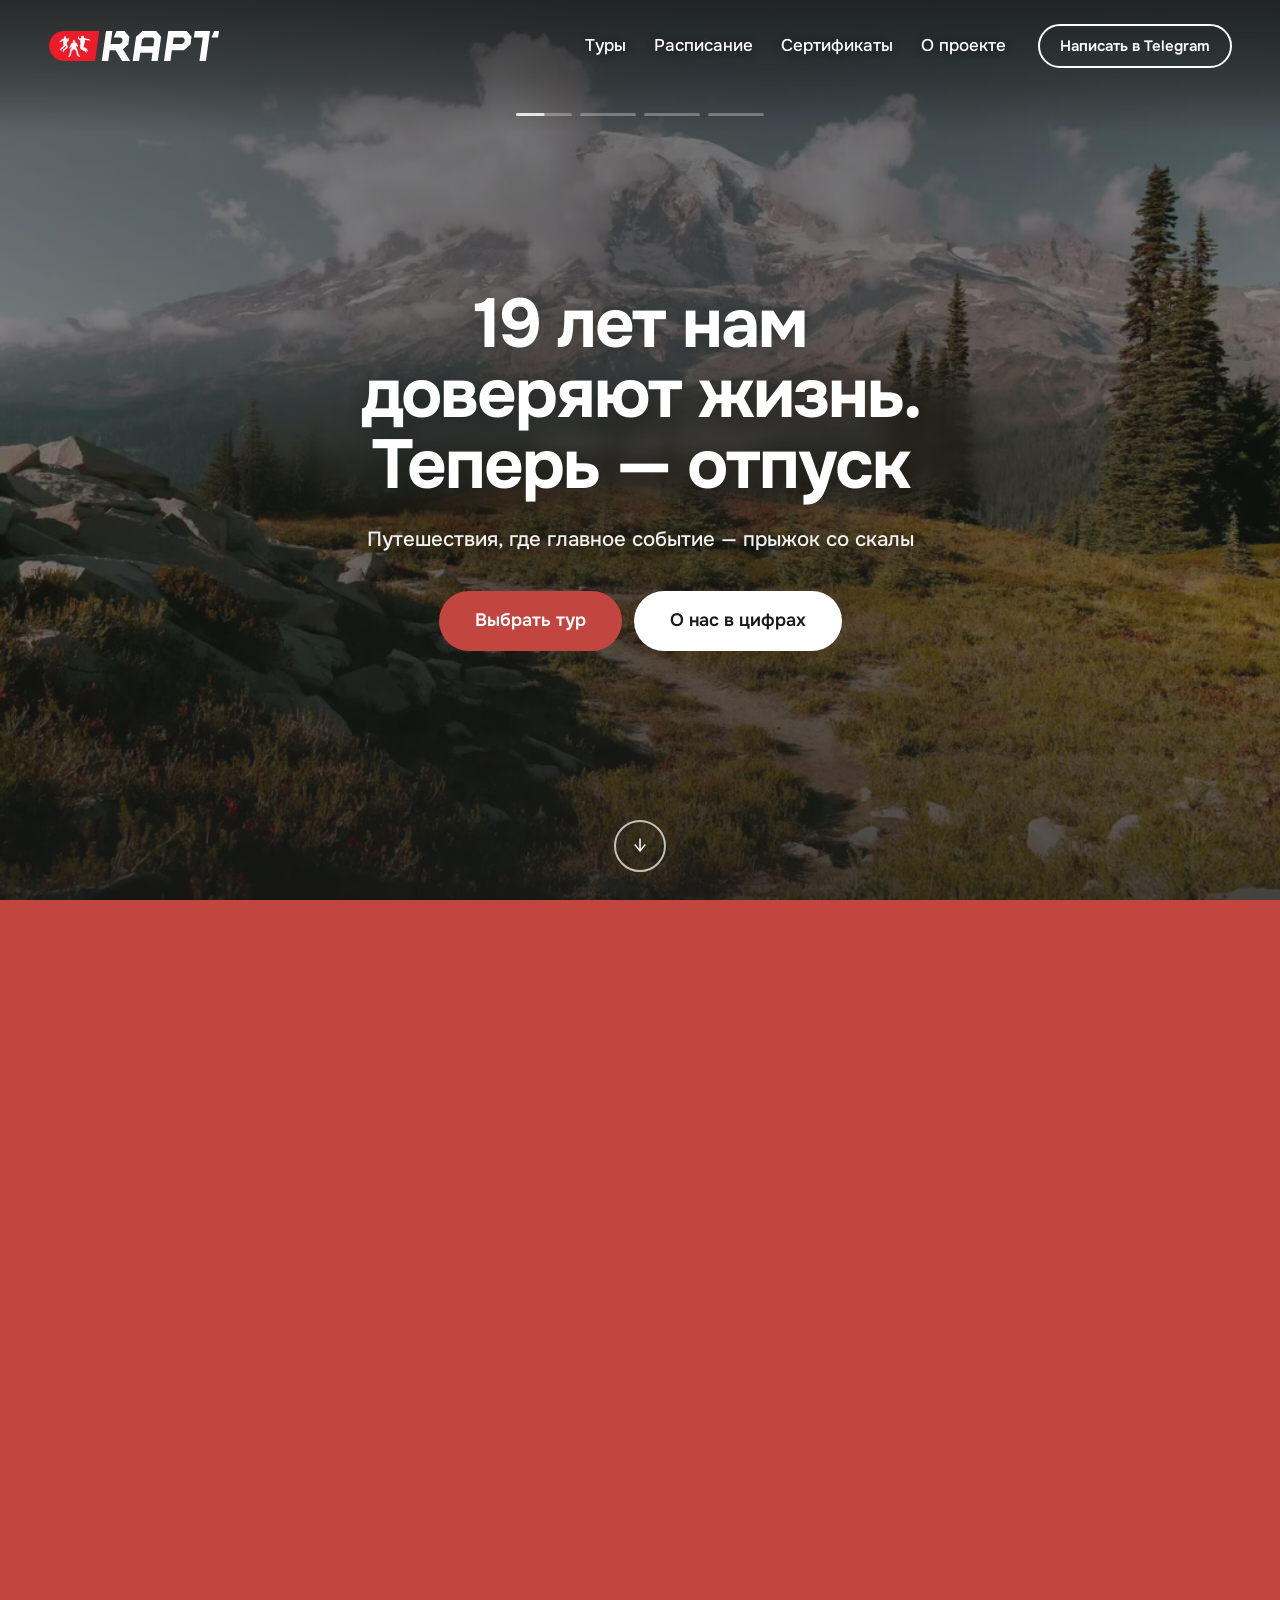
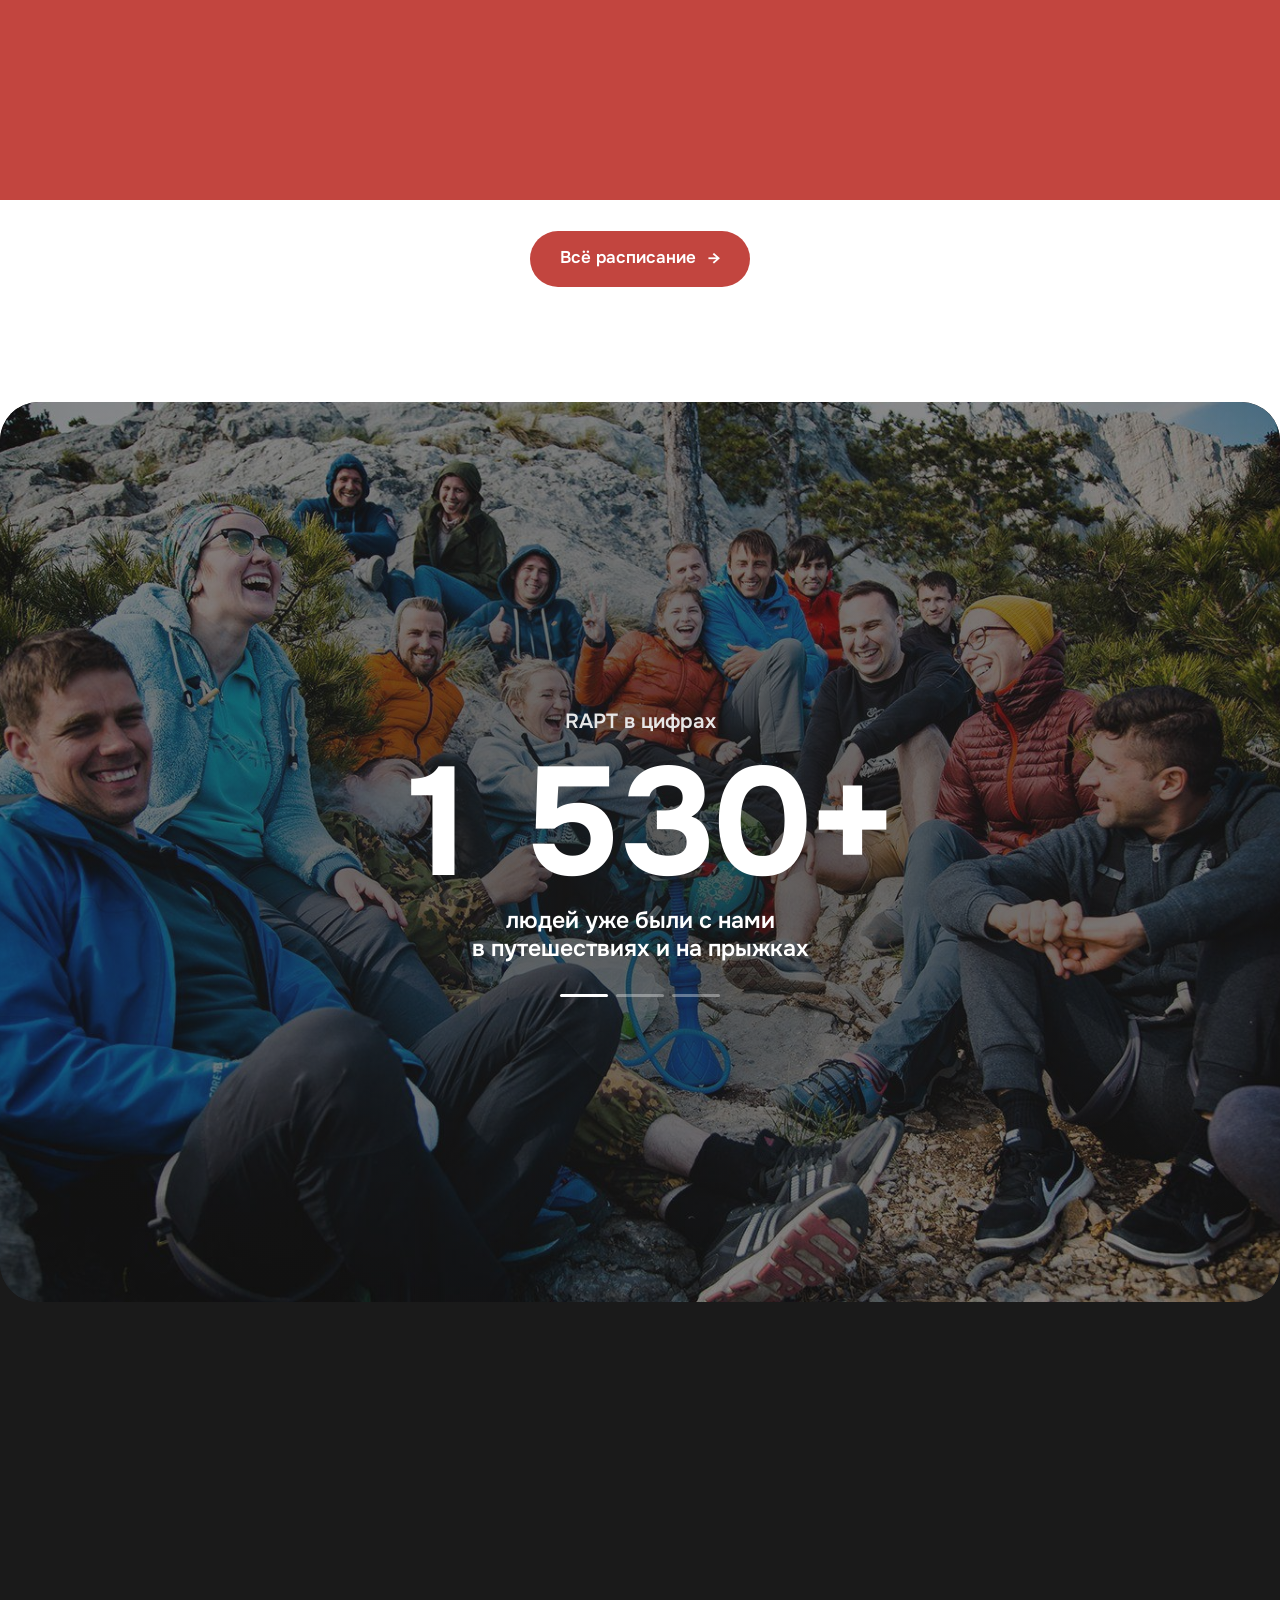
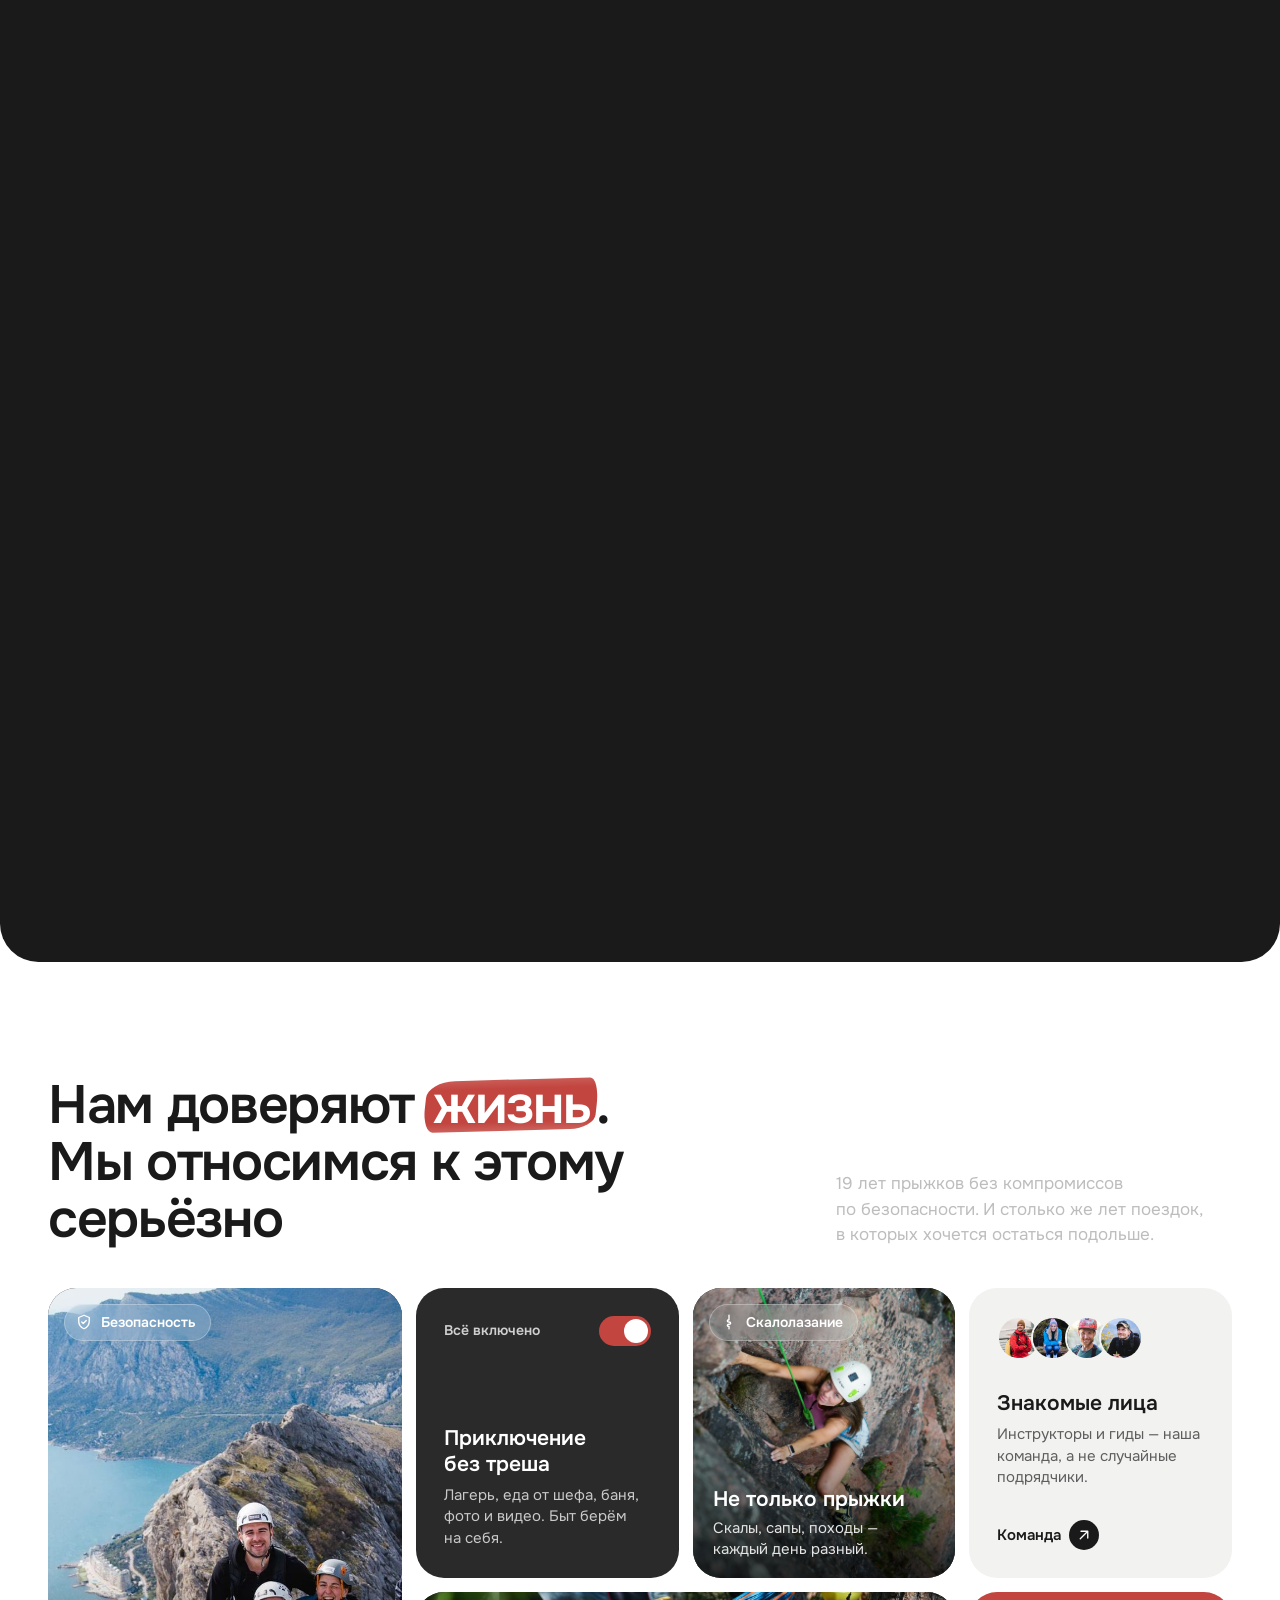
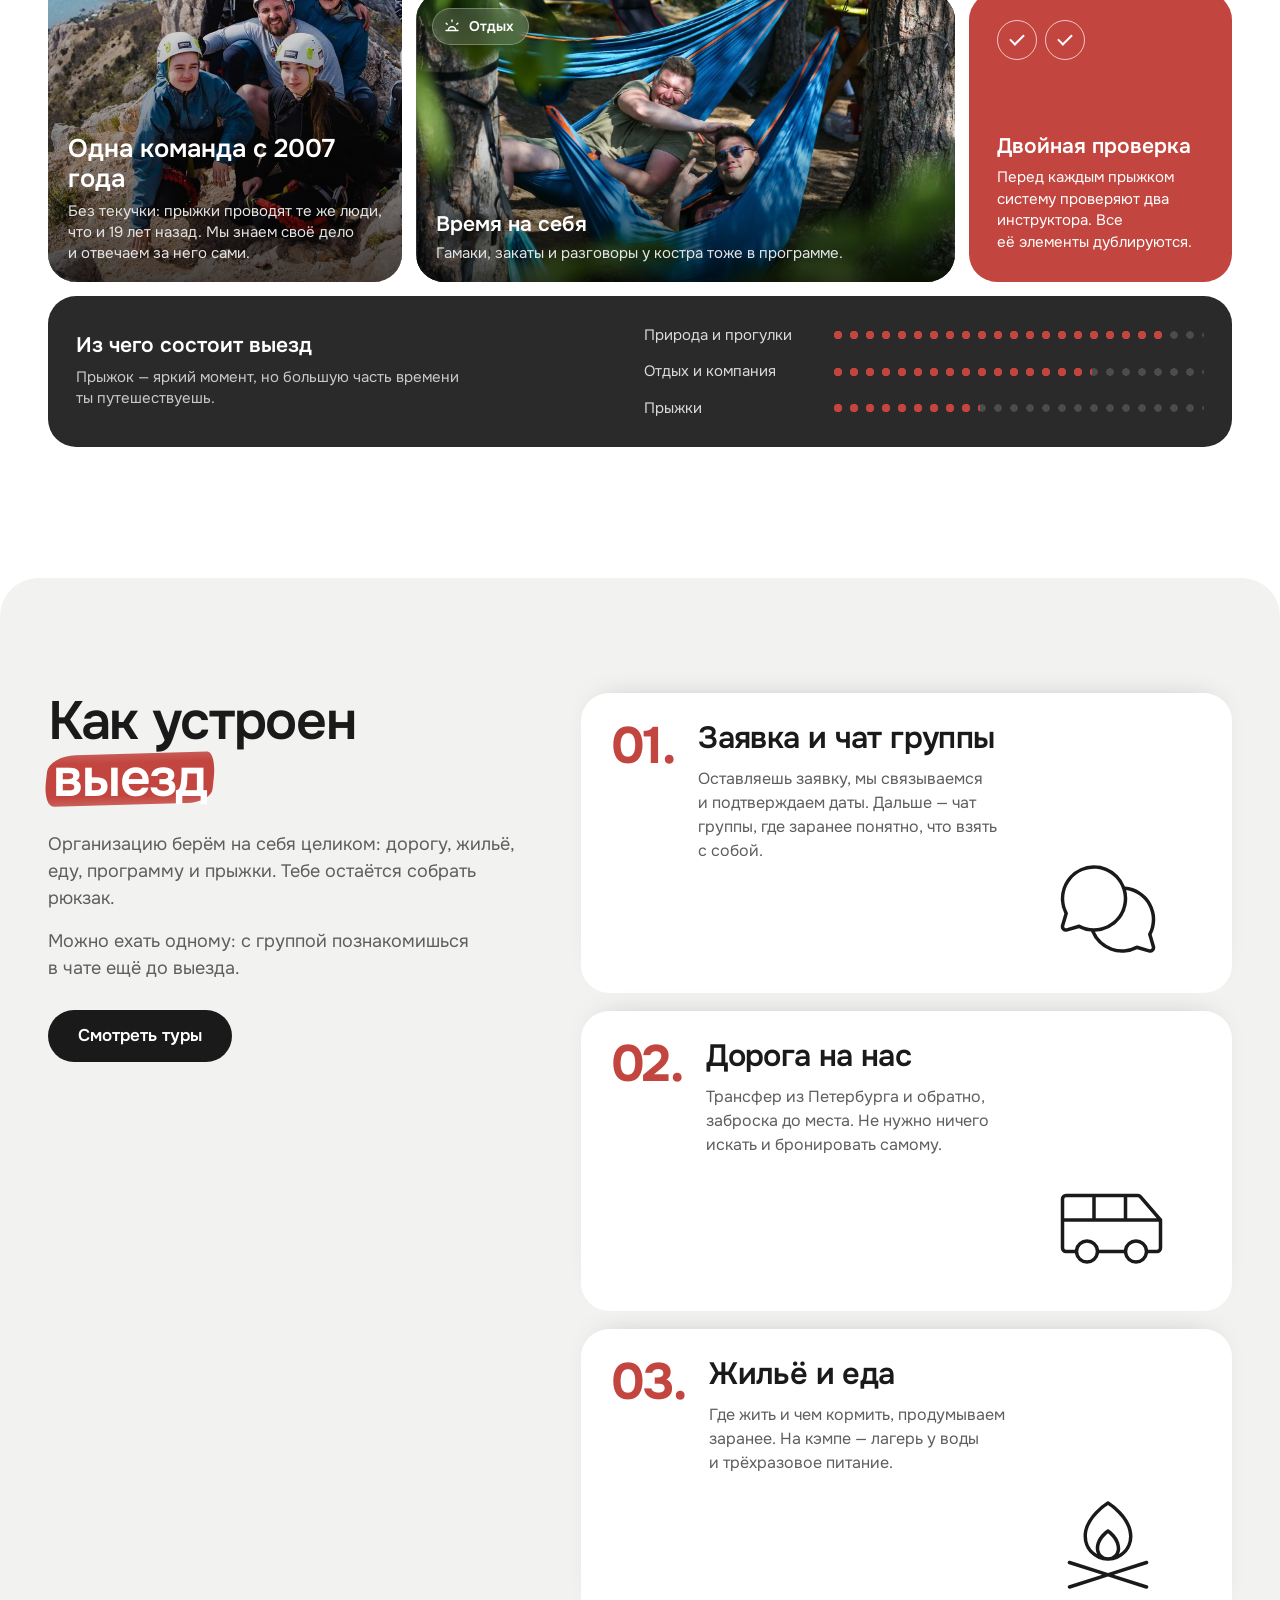
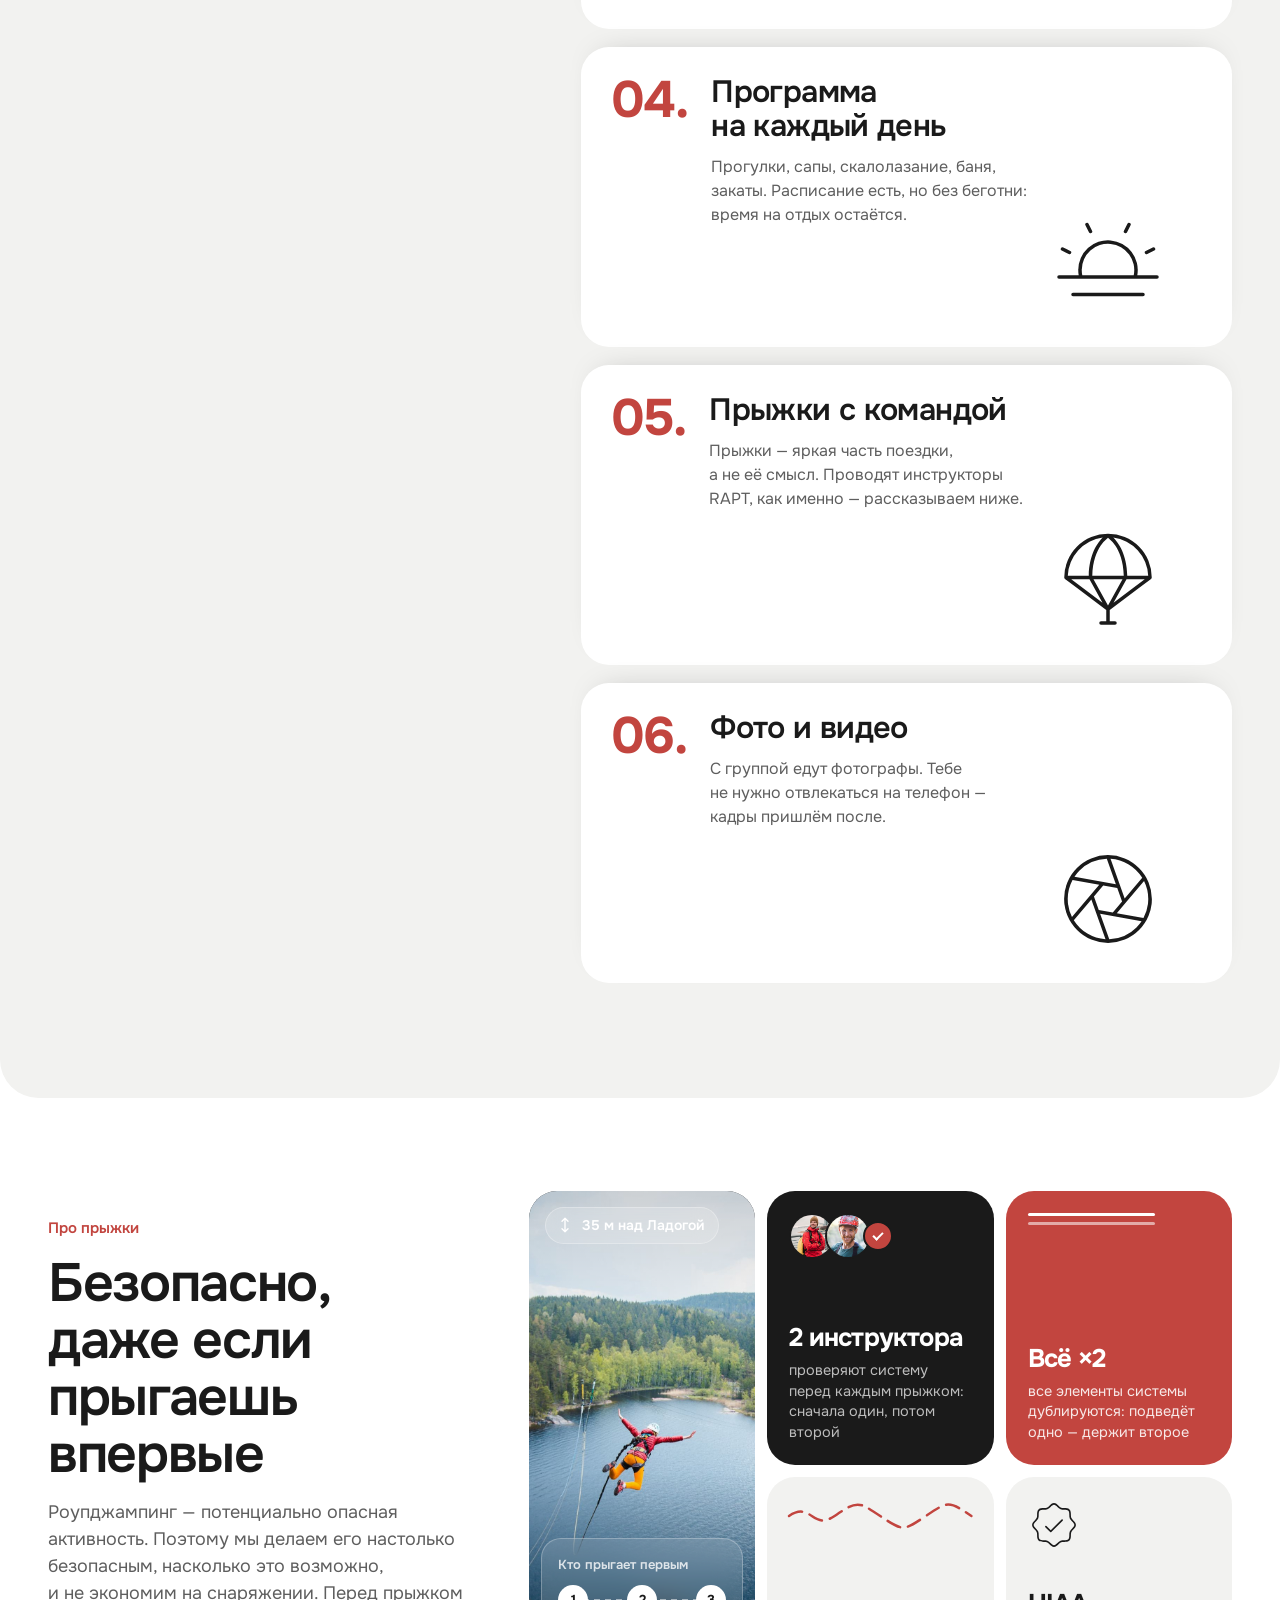
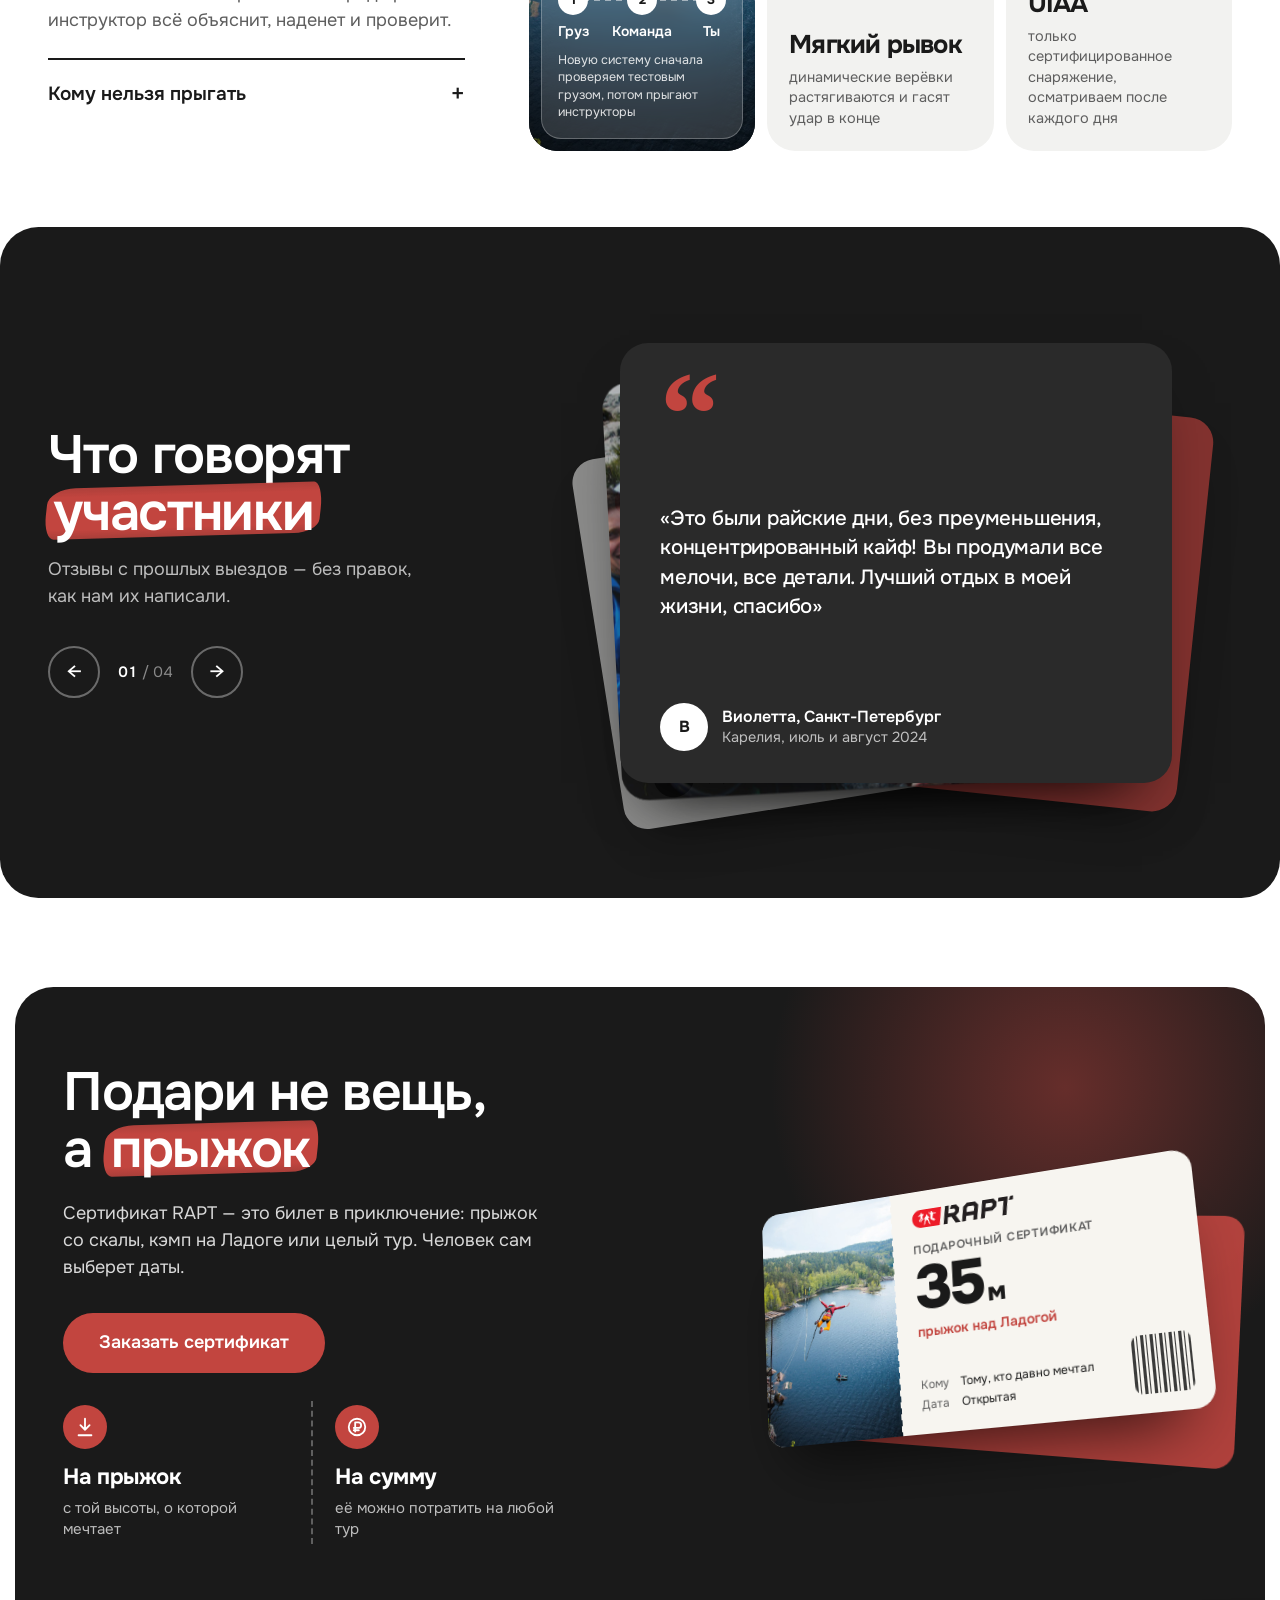
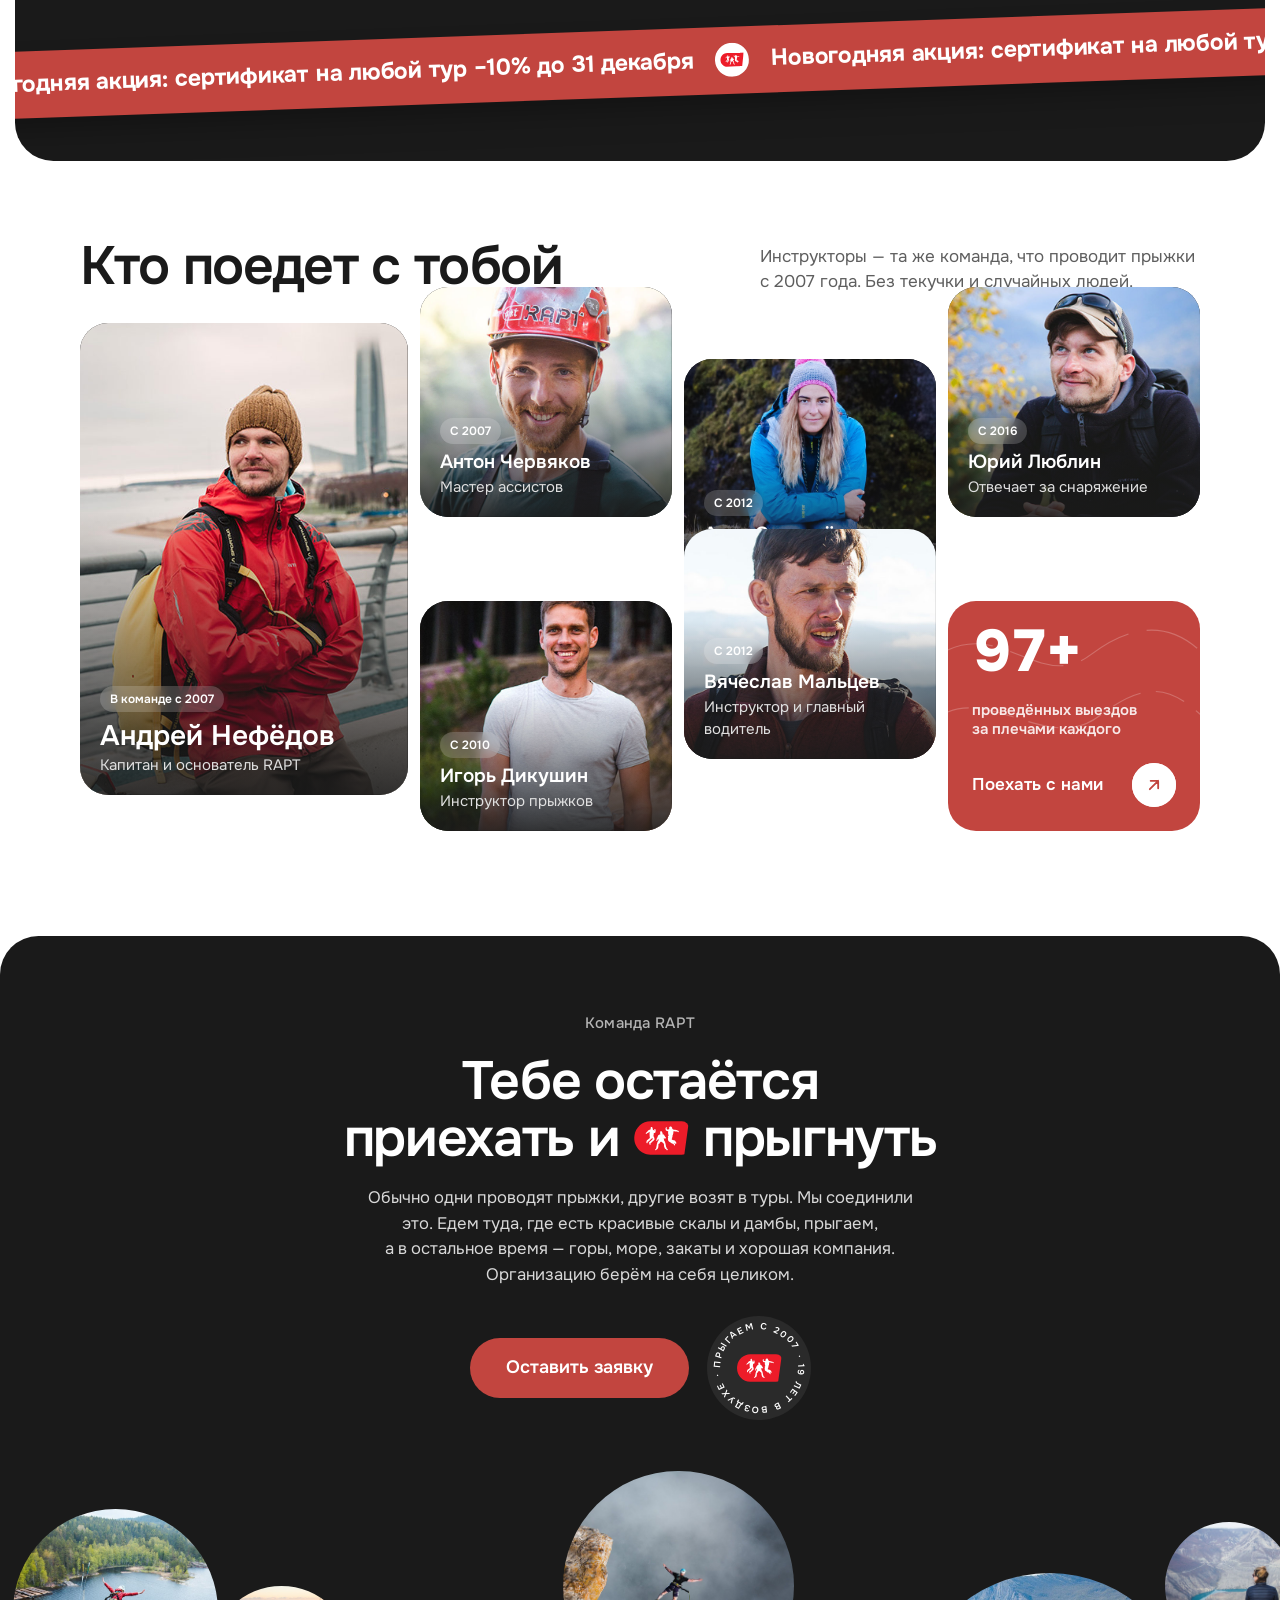
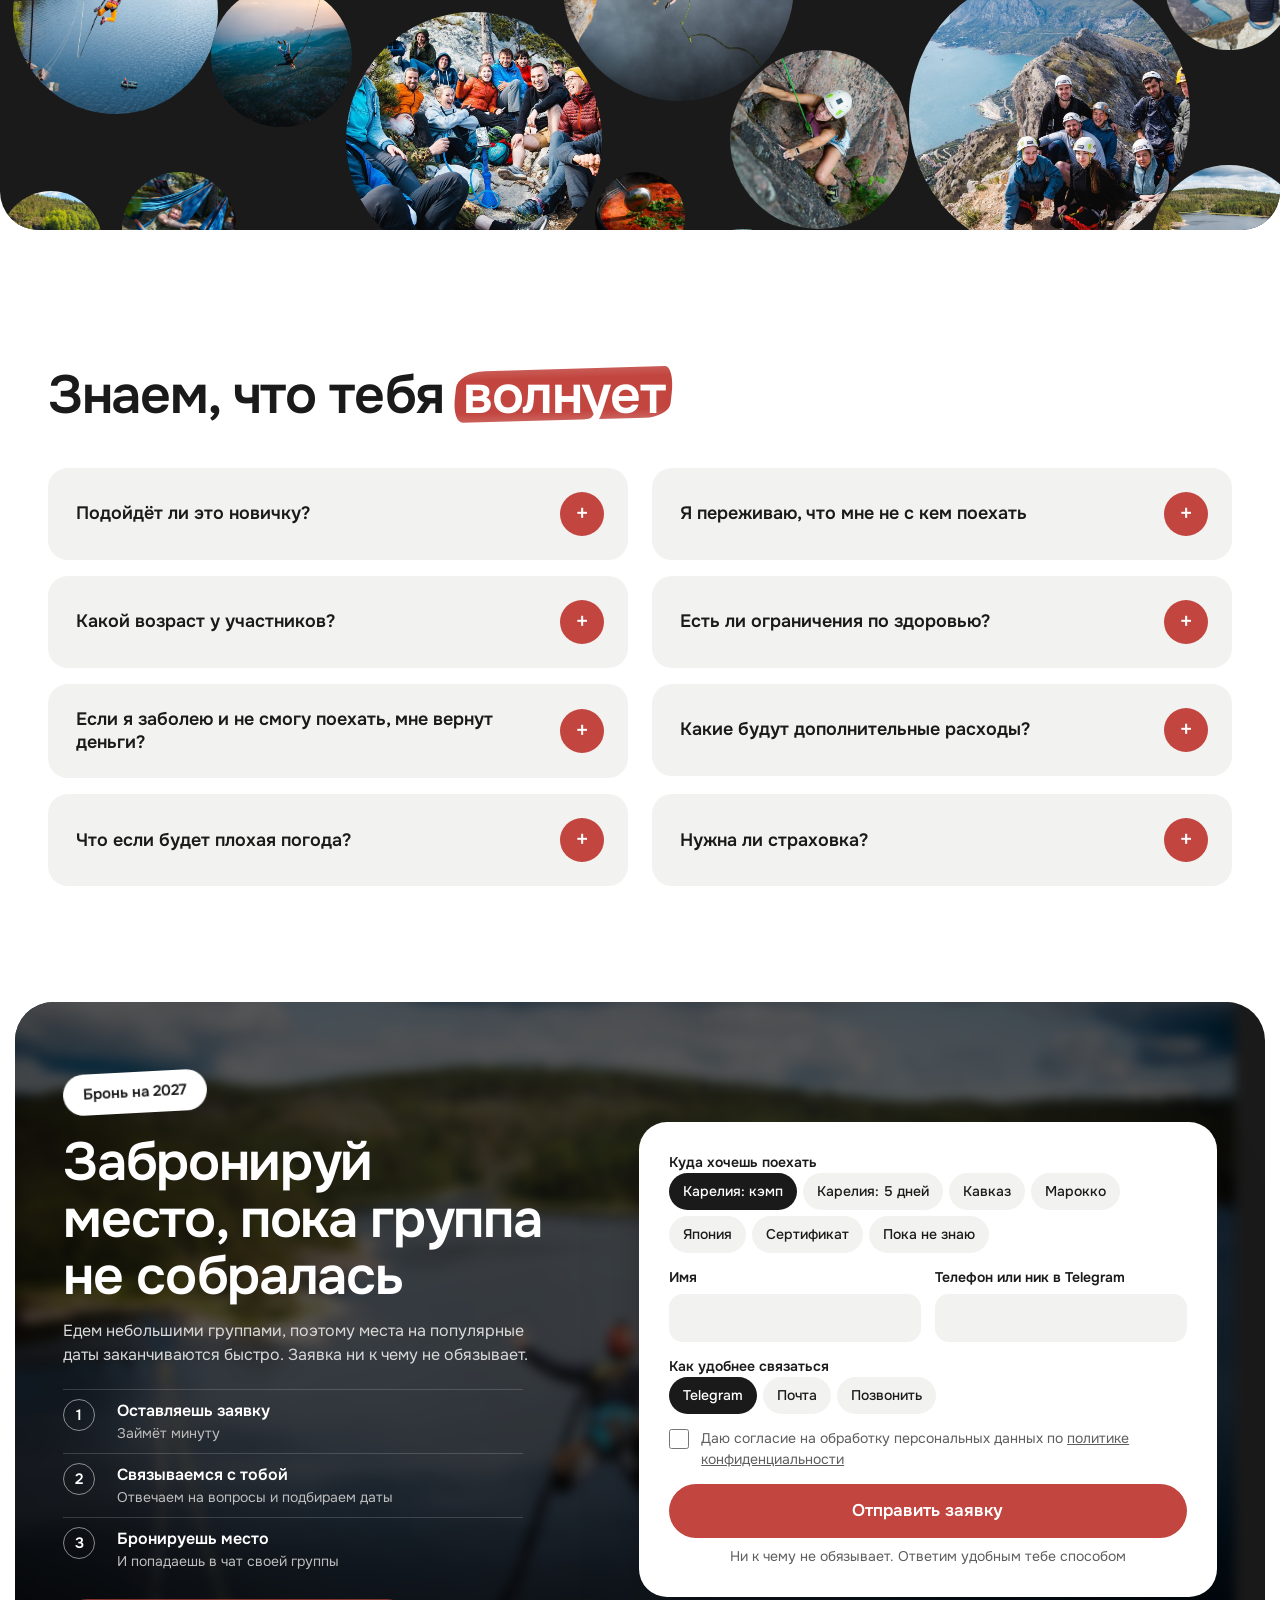
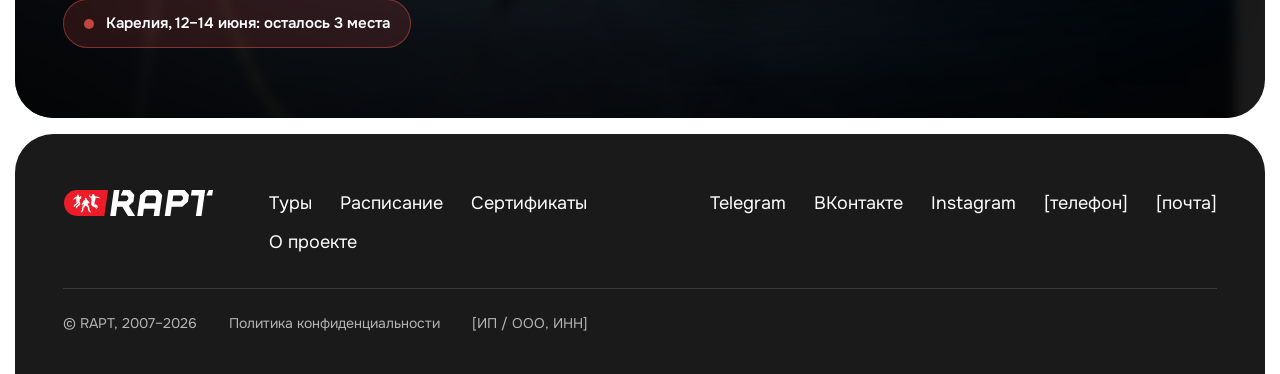
<file: index.html>
<!doctype html>
<html lang="ru">
<head>
<meta charset="utf-8">
<meta name="viewport" content="width=device-width, initial-scale=1">
<title>RAPT&nbsp;— туры с&nbsp;прыжками и&nbsp;роупджампинг</title>
<meta name="description" content="RAPT: путешествия, где главное событие — прыжок со скалы. Команда проводит прыжки с 2007 года. Карелия, Кавказ, Марокко, Япония и другие направления.">
<link rel="preconnect" href="https://fonts.googleapis.com">
<link rel="preconnect" href="https://fonts.gstatic.com" crossorigin>
<link rel="stylesheet" href="https://fonts.googleapis.com/css2?family=Onest:wght@400;500;600;700&display=swap">
<link rel="stylesheet" href="css/style.css?v=20261122a">
<link rel="icon" href="assets/logo/rapt-logo-dark.svg">
<!-- Яндекс Метрика: вставить счётчик сюда. Цели: отправка формы (form_sent), клики по Telegram / телефону / почте (contact_click) -->
</head>
<body>
<!-- Заставка при первом входе: верёвка с логотипом «прыгает» вниз, счётчик высоты 0 → 35 м, потом экран уезжает вверх.
     Показывается один раз за визит (sessionStorage), не показывается при переходе между страницами и при «меньше движения» -->
<script>
(function () {
  var d = document, h = d.documentElement;
  try {
    if (sessionStorage.getItem('rapt-intro') || sessionStorage.getItem('rapt-nav') === '1' || matchMedia('(prefers-reduced-motion: reduce)').matches) return;
    sessionStorage.setItem('rapt-intro', '1');
  } catch (e) { return; }
  h.classList.add('intro-on');
  d.body.insertAdjacentHTML('afterbegin',
    '<div class="intro" aria-hidden="true">' +
      '<img class="intro__logo" src="assets/logo/rapt-logo-light.svg" alt="">' +
      '<div class="intro__rope"><i class="intro__line"></i><img class="intro__mark" src="assets/logo/rapt-mark.svg" alt=""></div>' +
      '<p class="intro__msg"><span>Готовим снаряжение</span><span>Проверяем дважды</span><span>Прыгаем!</span></p>' +
      '<p class="intro__alt"><b>0</b><small>м</small></p>' +
      '<i class="intro__bar"></i>' +
    '</div><div class="intro-red" aria-hidden="true"></div>');
  var el = d.querySelector('.intro'), num = el.querySelector('.intro__alt b'), t0 = performance.now(), done = false, loaded = false;
  // высота: свободное падение 0.35–1.35 с, потом чуть «отыгрывает» верёвка
  (function tick(t) {
    var k = Math.min(1, Math.max(0, (t - t0 - 350) / 1000));
    num.textContent = Math.round(35 * k * k);
    if (k < 1 && !done) requestAnimationFrame(tick);
  })(t0);
  setTimeout(function () { num.textContent = '35'; }, 1500);
  var finish = function () {
    if (done) return; done = true;
    num.textContent = '35';
    h.classList.add('intro-out');
    setTimeout(function () { h.classList.remove('intro-on', 'intro-out'); el.remove(); var r = d.querySelector('.intro-red'); if (r) r.remove(); }, 1300);
  };
  var tryFinish = function () { if (loaded && performance.now() - t0 > 2300) finish(); };
  window.addEventListener('load', function () { loaded = true; tryFinish(); setTimeout(tryFinish, Math.max(0, 2300 - (performance.now() - t0))); });
  setTimeout(finish, 5000);        // если что-то грузится слишком долго — не держим человека
  el.addEventListener('click', finish);
})();
</script>


<a class="skip" href="#main">Перейти к&nbsp;содержанию</a>

<header class="header" id="top">
  <div class="header__in">
    <a class="header__logo" href="#top" aria-label="RAPT — на главную">
      <img src="assets/logo/rapt-logo-light.svg" alt="RAPT" width="171" height="30">
    </a>
    <nav class="nav" id="nav" aria-label="Основное меню">
      <a href="#tours">Туры</a>
      <a href="#tours">Расписание</a>
      <a href="#certificates">Сертификаты</a>
      <a href="#about">О&nbsp;проекте</a>
    </nav>
    <a class="btn btn--ghost header__tg" href="https://t.me/" data-goal="contact_click">Написать в&nbsp;Telegram</a>
    <button class="burger" type="button" aria-expanded="false" aria-controls="nav" aria-label="Открыть меню"><span></span><span></span></button>
  </div>
</header>

<main id="main">

  <!-- 1. Первый экран: слайдер. Слайды листаются сами, полоски сверху показывают прогресс.
       Первый слайд — позиционирование, дальше — главные туры сезона.
       Фон у всех слайдов общий — одно видео без звука; листаются только тексты и кнопки -->
  <section class="slider" id="slider" aria-roledescription="карусель" aria-label="Главное">
    <video class="slider__video" autoplay muted loop playsinline poster="assets/video/cert-hero-poster.jpg" aria-hidden="true">
      <source src="assets/video/cert-hero.mp4" type="video/mp4">
    </video>
    <div class="slider__shade" aria-hidden="true"></div>

    <div class="slider__bars" role="tablist" aria-label="Выбор слайда">
      <button role="tab" aria-label="Слайд 1: RAPT" aria-selected="true"><i></i></button>
      <button role="tab" aria-label="Слайд 2: Карелия"><i></i></button>
      <button role="tab" aria-label="Слайд 3: Кавказ"><i></i></button>
      <button role="tab" aria-label="Слайд 4: Сертификат"><i></i></button>
    </div>

    <div class="slide is-active" aria-roledescription="слайд" aria-label="1 из 4">
      <div class="slide__in">
        <h1 class="slide__title">19&nbsp;лет нам доверяют жизнь. Теперь&nbsp;— отпуск</h1>
        <p class="slide__sub">Путешествия, где главное событие&nbsp;— прыжок со&nbsp;скалы</p>
        <div class="slide__btns">
          <a class="btn btn--red btn--lg" href="#tours">Выбрать тур</a>
          <a class="btn btn--white btn--lg" href="#numbers">О&nbsp;нас в&nbsp;цифрах</a>
        </div>
      </div>
    </div>

    <div class="slide" aria-roledescription="слайд" aria-label="2 из 4" aria-hidden="true">
      <div class="slide__in">
        <p class="slide__tag">Лето 2027</p>
        <h2 class="slide__title">Карелия: три дня без&nbsp;города</h2>
        <p class="slide__sub">Шхера на&nbsp;Ладоге, прыжки над&nbsp;водой, баня на&nbsp;берегу</p>
        <div class="slide__btns"><a class="btn btn--white btn--lg" href="tour.html" tabindex="-1">Смотреть программу</a></div>
      </div>
    </div>

    <div class="slide" aria-roledescription="слайд" aria-label="3 из 4" aria-hidden="true">
      <div class="slide__in">
        <p class="slide__tag">Набираем группу</p>
        <h2 class="slide__title">Кавказ: каньоны, горы и&nbsp;прыжки</h2>
        <p class="slide__sub">7–14 августа 2027, 8 дней</p>
        <div class="slide__btns"><a class="btn btn--white btn--lg" href="#tours" tabindex="-1">Подробнее</a></div>
      </div>
    </div>

    <div class="slide" aria-roledescription="слайд" aria-label="4 из 4" aria-hidden="true">
      <div class="slide__in">
        <p class="slide__tag">Подарок</p>
        <h2 class="slide__title">Сертификат на&nbsp;прыжок, который запомнят</h2>
        <p class="slide__sub">На&nbsp;конкретную высоту или&nbsp;на&nbsp;любой тур</p>
        <div class="slide__btns"><a class="btn btn--white btn--lg" href="#certificates" tabindex="-1">Выбрать сертификат</a></div>
      </div>
    </div>

    <a class="slider__down" href="#tours" aria-label="Листать вниз">↓</a>
  </section>

  <!-- 3. Ближайшие туры. Даты, цены и места — пока рыба, заменить на настоящие.
       Фото в карточке: несколько <img> внутри .card__ph--gallery, при наведении они листаются по движению мыши.
       Полоса «занято N из M мест»: в style у .seats задаётся --fill (доля занятых мест, от 0 до 1) -->
  <section class="tours" id="tours" aria-labelledby="tours-title">
    <svg width="0" height="0" style="position:absolute" aria-hidden="true">
      <symbol id="i-jump" viewBox="0 0 24 24" fill="none" stroke="currentColor" stroke-width="1.8" stroke-linecap="round" stroke-linejoin="round"><path d="M12 3v12m0 0-4-4m4 4 4-4M5 21h14"/></symbol>
      <symbol id="i-level" viewBox="0 0 24 24" fill="none" stroke="currentColor" stroke-width="1.8" stroke-linecap="round" stroke-linejoin="round"><path d="M12 3 4 6v6c0 4.5 3.4 8.3 8 9 4.6-.7 8-4.5 8-9V6l-8-3Z"/><path d="m8.5 12 2.5 2.5 4.5-5"/></symbol>
      <symbol id="i-home" viewBox="0 0 24 24" fill="none" stroke="currentColor" stroke-width="1.8" stroke-linecap="round" stroke-linejoin="round"><path d="M3 11 12 4l9 7"/><path d="M5 10v10h14V10"/><path d="M10 20v-5h4v5"/></symbol>
      <symbol id="i-plane" viewBox="0 0 24 24" fill="none" stroke="currentColor" stroke-width="1.8" stroke-linecap="round" stroke-linejoin="round"><path d="M10.5 13.5 3 11l1.5-1.5 8 1L17 6a2.1 2.1 0 0 1 3 3l-4.5 4.5 1 8L15 23l-2.5-7.5"/></symbol>
    </svg>
    <div class="wrap tours__head">
      <div>
        <h2 class="h2" id="tours-title">Ближайшие туры</h2>
        <p class="tours__lead">Выезды с&nbsp;прыжками на&nbsp;2027 год. Едем небольшой группой, дорогу, жильё, снаряжение и&nbsp;инструкторов берём на&nbsp;себя&nbsp;— тебе остаётся выбрать даты.</p>
      </div>
      <div class="tours__arrows">
        <button class="arrow" type="button" data-dir="-1" aria-label="Предыдущие туры">←</button>
        <button class="arrow" type="button" data-dir="1" aria-label="Следующие туры">→</button>
      </div>
    </div>

    <!-- Порядок карточек задаётся вручную: горящие и плохо набирающиеся направления — первыми -->
    <ul class="track" id="track">
      <li class="card" style="--i:0">
        <div class="card__ph card__ph--gallery"><img class="card__img" src="assets/img/karelia-camp.jpg" alt="Прыжок с верёвкой над озером в Карелии" loading="lazy"><img class="card__img" src="assets/img/karelia-jump-v.jpg" alt="Прыжок со скалы над водой" loading="lazy"><img class="card__img" src="assets/img/hammock.jpg" alt="Гамаки в лагере" loading="lazy"><img class="card__img" src="assets/img/karelia-food.jpg" alt="Ужин на костре" loading="lazy"></div>
        <div class="card__body">
          <p class="badge badge--hot">Осталось 3 места</p>
          <h3 class="card__title">Карелия: экстрим-кэмп</h3>
          <p class="card__meta">12–14 июня 2027 · 3 дня<br><b>от&nbsp;34 900 ₽</b></p>
          <ul class="facts">
            <li><svg class="ico"><use href="#i-jump"/></svg>Прыжки с&nbsp;верёвкой над&nbsp;Ладогой</li>
            <li><svg class="ico"><use href="#i-level"/></svg>Без&nbsp;опыта&nbsp;— всему научим на&nbsp;месте</li>
            <li><svg class="ico"><use href="#i-home"/></svg>Палатки, баня и&nbsp;еда уже в&nbsp;цене</li>
          </ul>
          <div class="seats" style="--fill:0.750">
            <p class="seats__label">Занято 9 из&nbsp;12 мест</p>
            <div class="seats__bar"><i></i></div>
          </div>
          <a class="btn btn--line" href="tour.html">Подробнее</a>
        </div>
      </li>
      <li class="card" style="--i:1">
        <div class="card__ph card__ph--gallery"><img class="card__img" src="assets/img/caucasus.jpg" alt="Девушка сидит над каньоном на Кавказе" loading="lazy"><img class="card__img" src="assets/img/climb.jpg" alt="Скалолазание" loading="lazy"><img class="card__img" src="assets/img/group.jpg" alt="Участники на скалах" loading="lazy"></div>
        <div class="card__body">
          <p class="badge">Набираем группу</p>
          <h3 class="card__title">Кавказ</h3>
          <p class="card__meta">7–14 августа 2027 · 8 дней<br><b>от&nbsp;79 000 ₽</b></p>
          <ul class="facts">
            <li><svg class="ico"><use href="#i-jump"/></svg>Прыжки над&nbsp;Сулакским каньоном</li>
            <li><svg class="ico"><use href="#i-level"/></svg>Подойдёт новичкам</li>
            <li><svg class="ico"><use href="#i-home"/></svg>Гостевой дом и&nbsp;трансферы включены</li>
          </ul>
          <div class="seats" style="--fill:0.357">
            <p class="seats__label">Занято 5 из&nbsp;14 мест</p>
            <div class="seats__bar"><i></i></div>
          </div>
          <a class="btn btn--line" href="#">Подробнее</a>
        </div>
      </li>
      <li class="card" style="--i:2">
        <div class="card__ph card__ph--gallery"><img class="card__img" src="assets/img/karelia-sup.jpg" alt="Участники на сапах на озере в Карелии" loading="lazy"><img class="card__img" src="assets/img/boat.jpg" alt="Заброска на лодке по Ладоге" loading="lazy"><img class="card__img" src="assets/img/karelia-rock.jpg" alt="Скала у воды" loading="lazy"><img class="card__img" src="assets/img/chair.jpg" alt="Отдых в шезлонге у озера" loading="lazy"></div>
        <div class="card__body">
          <p class="badge">Набираем группу</p>
          <h3 class="card__title">Карелия: второй формат</h3>
          <p class="card__meta">22–26 июля 2027 · 5 дней<br><b>от&nbsp;49 900 ₽</b></p>
          <ul class="facts">
            <li><svg class="ico"><use href="#i-jump"/></svg>Два дня прыжков и&nbsp;день на&nbsp;сапах</li>
            <li><svg class="ico"><use href="#i-level"/></svg>Без&nbsp;опыта</li>
            <li><svg class="ico"><use href="#i-home"/></svg>Домики у&nbsp;воды и&nbsp;баня включены</li>
          </ul>
          <div class="seats" style="--fill:0.500">
            <p class="seats__label">Занято 6 из&nbsp;12 мест</p>
            <div class="seats__bar"><i></i></div>
          </div>
          <a class="btn btn--line" href="#">Подробнее</a>
        </div>
      </li>
      <li class="card" style="--i:3">
        <div class="card__ph"><div class="card__img card__img--soon" aria-hidden="true"><span>Марокко</span><small>Фото с&nbsp;разведки&nbsp;— скоро</small></div></div>
        <div class="card__body">
          <p class="badge badge--soft">Скоро анонс</p>
          <h3 class="card__title">Марокко</h3>
          <p class="card__meta">Октябрь 2027 · 9 дней<br><b>от&nbsp;129 000 ₽</b></p>
          <ul class="facts">
            <li><svg class="ico"><use href="#i-jump"/></svg>Прыжки в&nbsp;ущелье Тодра</li>
            <li><svg class="ico"><use href="#i-home"/></svg>Ночь в&nbsp;лагере в&nbsp;пустыне</li>
            <li><svg class="ico"><use href="#i-plane"/></svg>Перелёт оплачивается отдельно</li>
          </ul>
          <p class="seats__label seats__label--wait">Уже в&nbsp;листе ожидания: 7 человек</p>
          <a class="btn btn--line" href="#">Подробнее</a>
        </div>
      </li>
      <li class="card" style="--i:4">
        <div class="card__ph"><div class="card__img card__img--soon" aria-hidden="true"><span>Япония</span><small>Фото с&nbsp;разведки&nbsp;— скоро</small></div></div>
        <div class="card__body">
          <p class="badge badge--soft">Скоро анонс</p>
          <h3 class="card__title">Япония</h3>
          <p class="card__meta">Ноябрь 2027 · 10 дней<br><b>от&nbsp;189 000 ₽</b></p>
          <ul class="facts">
            <li><svg class="ico"><use href="#i-jump"/></svg>Прыжки с&nbsp;горных мостов</li>
            <li><svg class="ico"><use href="#i-home"/></svg>Рёканы и&nbsp;горячие источники</li>
            <li><svg class="ico"><use href="#i-plane"/></svg>Перелёт оплачивается отдельно</li>
          </ul>
          <p class="seats__label seats__label--wait">Уже в&nbsp;листе ожидания: 4 человека</p>
          <a class="btn btn--line" href="#">Подробнее</a>
        </div>
      </li>
    </ul>

    <div class="wrap tours__foot">
      <a class="btn btn--red tours__all" href="#">Всё расписание<span aria-hidden="true">→</span></a>
    </div>
  </section>

  <!-- 4. RAPT в цифрах: экран залипает, при прокрутке по очереди показываются три цифры, у каждой своё фото.
       Цифры пока условные — заменить на настоящие (data-to — до какого числа считать, data-suffix — знак после) -->
  <section class="nums" id="numbers" aria-labelledby="nums-title">
    <div class="nums__sticky">
      <img class="nums__bg is-on" src="assets/img/group.jpg" alt="" loading="lazy">
      <img class="nums__bg" src="assets/img/boat.jpg" alt="" loading="lazy">
      <img class="nums__bg" src="assets/img/hammock.jpg" alt="" loading="lazy">
      <div class="nums__in">
        <h2 class="nums__title" id="nums-title">RAPT в&nbsp;цифрах</h2>
        <ol class="nums__list">
          <li class="is-on"><p class="nums__n"><span data-to="2000">2&nbsp;000</span>+</p><p class="nums__d">людей уже были с&nbsp;нами в&nbsp;путешествиях и&nbsp;на&nbsp;прыжках</p></li>
          <li><p class="nums__n"><span data-to="19">19</span></p><p class="nums__d">лет организуем выезды&nbsp;— с&nbsp;2007 года</p></li>
          <li><p class="nums__n"><span data-to="100">100</span>%</p><p class="nums__d">гарантия хорошего настроения</p></li>
        </ol>
        <div class="nums__bars" aria-hidden="true"><i class="is-on"></i><i></i><i></i></div>
      </div>
    </div>
  </section>

  <!-- 5. Почему мы -->
  <section class="why" data-bg="ink" aria-labelledby="why-title">
    <div class="wrap">
      <div class="why__head">
        <h2 class="h2 why__title" id="why-title">Нам доверяют <span class="mark">жизнь</span>. Мы&nbsp;относимся к&nbsp;этому серьёзно</h2>
        <p class="why__lead">19 лет прыжков без&nbsp;компромиссов по&nbsp;безопасности. И&nbsp;столько&nbsp;же&nbsp;лет поездок, в&nbsp;которых хочется остаться подольше.</p>
      </div>
      <div class="mosaic">
        <figure class="ph ph--big">
          <img src="assets/img/team.jpg" alt="Команда и участники в касках на вершине скалы над морем" loading="lazy">
          <span class="ph__pill"><svg viewBox="0 0 24 24" aria-hidden="true"><path d="M12 3 5 6v5c0 4.4 3 8.3 7 10 4-1.7 7-5.6 7-10V6z"/><path d="m9 12 2 2 4-4"/></svg>Безопасность</span>
          <figcaption><b>Одна команда с&nbsp;2007 года</b>Без&nbsp;текучки: прыжки проводят те же&nbsp;люди, что&nbsp;и&nbsp;19 лет назад. Мы&nbsp;знаем своё дело и&nbsp;отвечаем за&nbsp;него сами.</figcaption>
        </figure>

        <div class="tile tile--switch">
          <div class="sw"><span>Всё включено</span><i class="sw__t" aria-hidden="true"></i></div>
          <div><h3>Приключение без&nbsp;треша</h3><p>Лагерь, еда от&nbsp;шефа, баня, фото и&nbsp;видео. Быт берём на&nbsp;себя.</p></div>
        </div>

        <figure class="ph">
          <img src="assets/img/climb.jpg" alt="Участница лезет по скале со страховкой" loading="lazy">
          <span class="ph__pill"><svg viewBox="0 0 24 24" aria-hidden="true"><path d="M12 3v6M12 9c-3 0-3 3 0 3s3 3 0 3-3 3 0 3v3"/></svg>Скалолазание</span>
          <figcaption><b>Не&nbsp;только прыжки</b>Скалы, сапы, походы&nbsp;— каждый день разный.</figcaption>
        </figure>

        <a class="tile tile--crew" href="#crew">
          <span class="faces" aria-hidden="true"><img src="assets/img/team/andrey.jpg" alt=""><img src="assets/img/team/anya.jpg" alt=""><img src="assets/img/team/anton.jpg" alt=""><img src="assets/img/team/yura.jpg" alt=""></span>
          <div><h3>Знакомые лица</h3><p>Инструкторы и&nbsp;гиды&nbsp;— наша команда, а&nbsp;не&nbsp;случайные подрядчики.</p></div>
          <span class="tile__go">Команда<svg viewBox="0 0 24 24" aria-hidden="true"><path d="M7 17 17 7M8 7h9v9"/></svg></span>
        </a>

        <figure class="ph ph--wide">
          <img src="assets/img/hammock.jpg" alt="Участники отдыхают в гамаках в лагере" loading="lazy">
          <span class="ph__pill"><svg viewBox="0 0 24 24" aria-hidden="true"><path d="M4 18h16M7 18a5 5 0 0 1 10 0M12 6V4M5.6 9.6 4.2 8.2M18.4 9.6l1.4-1.4"/></svg>Отдых</span>
          <figcaption><b>Время на&nbsp;себя</b>Гамаки, закаты и&nbsp;разговоры у&nbsp;костра тоже в&nbsp;программе.</figcaption>
        </figure>

        <div class="tile tile--red tile--check">
          <span class="check2" aria-hidden="true"><i></i><i></i></span>
          <div><h3>Двойная проверка</h3><p>Перед каждым прыжком систему проверяют два инструктора. Все её&nbsp;элементы дублируются.</p></div>
        </div>

        <div class="tile tile--wide tile--mix">
          <div><h3>Из&nbsp;чего состоит выезд</h3><p>Прыжок&nbsp;— яркий момент, но&nbsp;большую часть времени ты&nbsp;путешествуешь.</p></div>
          <ul class="mix" aria-label="Примерный баланс выезда">
            <li style="--v:9"><span>Природа и&nbsp;прогулки</span><i aria-hidden="true"></i></li>
            <li style="--v:7"><span>Отдых и&nbsp;компания</span><i aria-hidden="true"></i></li>
            <li style="--v:4"><span>Прыжки</span><i aria-hidden="true"></i></li>
          </ul>
        </div>
      </div>
    </div>
  </section>

  <!-- 6. Как устроены прыжки: слева — неподвижный текст, справа при прокрутке «наезжают» друг на друга карточки
       с номером, текстом и линейной иллюстрацией (рисуется, когда карточка появляется) -->
  <section class="safety trip" aria-labelledby="trip-title">
    <div class="wrap safety__in">
      <div class="safety__lead">
        <h2 class="h2" id="trip-title">Как&nbsp;устроен <span class="mark">выезд</span></h2>
        <p>Организацию берём на&nbsp;себя целиком: дорогу, жильё, еду, программу и&nbsp;прыжки. Тебе остаётся собрать рюкзак.</p>
        <p>Можно ехать одному: с&nbsp;группой познакомишься в&nbsp;чате ещё до&nbsp;выезда.</p>
        <a class="btn btn--dark trip__btn" href="#tours">Смотреть туры</a>
      </div>

      <ol class="steps-stack">
        <li class="sc" style="--n:0">
          <p class="sc__n">01.</p>
          <div class="sc__txt"><h3>Заявка и&nbsp;чат группы</h3><p>Оставляешь заявку, мы&nbsp;связываемся и&nbsp;подтверждаем даты. Дальше&nbsp;— чат группы, где&nbsp;заранее понятно, что&nbsp;взять с&nbsp;собой.</p></div>
          <svg class="sc__art sc__ico" viewBox="0 0 256 256" aria-hidden="true"><path d="M227.79,186.39a76,76,0,0,0-61-110.07A76,76,0,1,0,28.21,138.39L20.5,164.6a12,12,0,0,0,14.9,14.9l26.21-7.71a75.93,75.93,0,0,0,27.6,7.9,76,76,0,0,0,105.18,40.1l26.21,7.71a12,12,0,0,0,14.9-14.9ZM60.9,163.66l-27.76,8.17a4,4,0,0,1-5-5l8.17-27.76a4.07,4.07,0,0,0-.31-3A68,68,0,1,1,63.92,164,4.06,4.06,0,0,0,60.9,163.66Zm165.92,55.16a4,4,0,0,1-4,1l-27.76-8.17a4.07,4.07,0,0,0-3,.31A68,68,0,0,1,98,180a76,76,0,0,0,71.5-95.28A68,68,0,0,1,220,184.08a4.07,4.07,0,0,0-.31,3l8.17,27.76A4,4,0,0,1,226.82,218.82Z"/></svg>
        </li>
        <li class="sc" style="--n:1">
          <p class="sc__n">02.</p>
          <div class="sc__txt"><h3>Дорога на&nbsp;нас</h3><p>Трансфер из&nbsp;Петербурга и&nbsp;обратно, заброска до&nbsp;места. Не&nbsp;нужно ничего искать и&nbsp;бронировать самому.</p></div>
          <svg class="sc__art sc__ico" viewBox="0 0 256 256" aria-hidden="true"><path d="M251,109.4,205.47,56.3a12,12,0,0,0-9.21-4.3H32A12,12,0,0,0,20,64V176a12,12,0,0,0,12,12H52.29a28,28,0,0,0,55.42,0h56.58a28,28,0,0,0,55.42,0H240a12,12,0,0,0,12-12V112A4,4,0,0,0,251,109.4ZM199.36,61.47,239.3,108H172V60h24.26A4,4,0,0,1,199.36,61.47ZM100,108V60h64v48ZM32,60H92v48H28V64A4,4,0,0,1,32,60ZM80,204a20,20,0,1,1,20-20A20,20,0,0,1,80,204Zm112,0a20,20,0,1,1,20-20A20,20,0,0,1,192,204Zm48-24H219.71a28,28,0,0,0-55.42,0H107.71a28,28,0,0,0-55.42,0H32a4,4,0,0,1-4-4V116H244v60A4,4,0,0,1,240,180Z"/></svg>
        </li>
        <li class="sc" style="--n:2">
          <p class="sc__n">03.</p>
          <div class="sc__txt"><h3>Жильё и&nbsp;еда</h3><p>Где жить и&nbsp;чем кормить, продумываем заранее. На&nbsp;кэмпе&nbsp;— лагерь у&nbsp;воды и&nbsp;трёхразовое питание.</p></div>
          <svg class="sc__art sc__ico" viewBox="0 0 256 256" aria-hidden="true"><path d="M219.81,225.21A4,4,0,0,1,216,228a3.92,3.92,0,0,1-1.21-.19L128,200.2,41.21,227.81A3.92,3.92,0,0,1,40,228a4,4,0,0,1-1.21-7.81l76-24.19-76-24.19a4,4,0,1,1,2.42-7.62L128,191.8l86.79-27.61a4,4,0,1,1,2.42,7.62l-76,24.19,76,24.19A4,4,0,0,1,219.81,225.21ZM72,108c0-19,9.38-38.85,27.12-57.27A152,152,0,0,1,125.9,28.59a4,4,0,0,1,4.2,0,152,152,0,0,1,26.78,22.14C174.62,69.15,184,89,184,108a56,56,0,0,1-54.56,56c-.48,0-1,0-1.44,0s-1,0-1.44,0A56,56,0,0,1,72,108Zm56,48a20,20,0,0,0,20-20c0-17.39-14.37-30.53-20-35-5.63,4.48-20,17.62-20,35A20,20,0,0,0,128,156ZM80,108a48,48,0,0,0,23.28,41.13A27.83,27.83,0,0,1,100,136c0-25.84,24.73-42.63,25.78-43.33a4,4,0,0,1,4.44,0c1.05.7,25.78,17.49,25.78,43.33a27.83,27.83,0,0,1-3.28,13.13A48,48,0,0,0,176,108c0-36.37-38.49-64.76-48-71.21C118.5,43.25,80,71.68,80,108Z"/></svg>
        </li>
        <li class="sc" style="--n:3">
          <p class="sc__n">04.</p>
          <div class="sc__txt"><h3>Программа на&nbsp;каждый день</h3><p>Прогулки, сапы, скалолазание, баня, закаты. Расписание есть, но&nbsp;без&nbsp;беготни: время на&nbsp;отдых остаётся.</p></div>
          <svg class="sc__art sc__ico" viewBox="0 0 256 256" aria-hidden="true"><path d="M240,156H194.94A68,68,0,1,0,60,144a68.73,68.73,0,0,0,1.06,12H16a4,4,0,0,0,0,8H240a4,4,0,0,0,0-8ZM68,144a60,60,0,1,1,118.79,12H69.21A60.16,60.16,0,0,1,68,144Zm144,56a4,4,0,0,1-4,4H48a4,4,0,0,1,0-8H208A4,4,0,0,1,212,200ZM76.42,41.79a4,4,0,0,1,7.16-3.58l8,16a4,4,0,0,1-7.16,3.58Zm-56,52.42a4,4,0,0,1,5.37-1.79l16,8a4,4,0,0,1-3.58,7.16l-16-8A4,4,0,0,1,20.42,94.21Zm192,11.58a4,4,0,0,1,1.79-5.37l16-8a4,4,0,1,1,3.58,7.16l-16,8a4,4,0,0,1-5.37-1.79Zm-48-51.58,8-16a4,4,0,1,1,7.16,3.58l-8,16a4,4,0,0,1-7.16-3.58Z"/></svg>
        </li>
        <li class="sc" style="--n:4">
          <p class="sc__n">05.</p>
          <div class="sc__txt"><h3>Прыжки с&nbsp;командой</h3><p>Прыжки&nbsp;— яркая часть поездки, а&nbsp;не&nbsp;её&nbsp;смысл. Проводят инструкторы RAPT, как&nbsp;именно&nbsp;— рассказываем ниже.</p></div>
          <svg class="sc__art sc__ico" viewBox="0 0 256 256" aria-hidden="true"><path d="M228,120a100,100,0,0,0-200,0,4,4,0,0,0,1.3,2.94,2.81,2.81,0,0,0,.3.26L124,194v26H112a4,4,0,0,0,0,8h32a4,4,0,0,0,0-8H132V194l94.4-70.8h0A4,4,0,0,0,228,120Zm-8.09-4H172C171,67.38,152.13,40.86,140,28.79A92.14,92.14,0,0,1,219.91,116ZM128,28.89A76.67,76.67,0,0,1,145,47.64c8.36,12.69,18.27,34.71,19,68.36H92.05c.73-33.65,10.64-55.67,19-68.36A76.47,76.47,0,0,1,128,28.89ZM161.2,124,128,183.76,94.8,124Zm-75.55,0,29.74,53.54L44,124Zm84.7,0H212l-71.39,53.54ZM116,28.79C103.87,40.86,85,67.38,84,116H36.09A92.14,92.14,0,0,1,116,28.79Z"/></svg>
        </li>
        <li class="sc" style="--n:5">
          <p class="sc__n">06.</p>
          <div class="sc__txt"><h3>Фото и&nbsp;видео</h3><p>С&nbsp;группой едут фотографы. Тебе не&nbsp;нужно отвлекаться на&nbsp;телефон&nbsp;— кадры пришлём после.</p></div>
          <svg class="sc__art sc__ico" viewBox="0 0 256 256" aria-hidden="true"><path d="M198.71,57.29A100,100,0,1,0,57.29,198.71,100,100,0,1,0,198.71,57.29Zm10.37,114.27-61-11.14L210.4,87a92.26,92.26,0,0,1-1.32,84.52ZM95.87,122.13,117,97.24l32.14,5.86,11,30.77L139,158.76l-32.14-5.86ZM206.24,79.58l-40.13,47.25L133.75,36.2a92.09,92.09,0,0,1,72.49,43.38ZM63,63a91.31,91.31,0,0,1,62.26-26.88L146,94.41,51.32,77.11A92.94,92.94,0,0,1,63,63Zm-16,21.49,61,11.14L45.6,169a92.26,92.26,0,0,1,1.32-84.52Zm2.84,92,40.13-47.25,32.36,90.63a92.09,92.09,0,0,1-72.49-43.38Zm143.29,16.63a91.31,91.31,0,0,1-62.26,26.88L110,161.59l94.72,17.3A92.94,92.94,0,0,1,193.05,193.05Z"/></svg>
        </li>
      </ol>
    </div>
  </section>

  <!-- Коротко о прыжках: безопасность в шести пунктах + противопоказания -->
  <section class="jumps" aria-labelledby="jumps-title">
    <div class="wrap jumps__in">
      <div class="jumps__lead">
        <p class="jumps__kicker">Про&nbsp;прыжки</p>
        <h2 class="h2" id="jumps-title">Безопасно, даже если прыгаешь впервые</h2>
        <p>Роупджампинг&nbsp;— потенциально опасная активность. Поэтому мы&nbsp;делаем его настолько безопасным, насколько это&nbsp;возможно, и&nbsp;не&nbsp;экономим на&nbsp;снаряжении. Перед прыжком инструктор всё объяснит, наденет и&nbsp;проверит.</p>
        <details class="contra">
          <summary>Кому нельзя прыгать</summary>
          <ul>
            <li>Травмы и&nbsp;операции на&nbsp;позвоночнике, грыжи межпозвоночных дисков, сколиоз 3 степени</li>
            <li>Пороки сердца, кардиостимулятор, нарушения ритма, гипертония 2–3 стадии, сердечная недостаточность</li>
            <li>Бронхиальная астма</li>
            <li>Первые 1,5–2 месяца после операции</li>
            <li>Сильная миопия, лазерная коррекция зрения</li>
            <li>Повышенное внутричерепное давление, эпилепсия</li>
            <li>Тиреотоксикоз, беременность</li>
            <li>Психиатрические заболевания в&nbsp;стадии обострения, сильные нервные расстройства</li>
            <li>Опущение почек 2–3 степени</li>
          </ul>
          <p class="contra__src">Список составила врач Наталья Терских. Если сомневаешься&nbsp;— напиши нам до&nbsp;записи.</p>
        </details>
      </div>
      <div class="jb">
        <figure class="jb__ph">
          <img src="assets/img/karelia-jump-v.jpg" alt="Прыжок с верёвкой со скалы над озером" loading="lazy">
          <span class="ph__pill jb__pill"><svg viewBox="0 0 24 24" aria-hidden="true"><path d="M12 3v18M8 7l4-4 4 4M8 17l4 4 4-4"/></svg>35 м над&nbsp;Ладогой</span>
          <figcaption class="jb__order">
            <p class="jb__order-t">Кто прыгает первым</p>
            <ol>
              <li><b>1</b>Груз</li>
              <li><b>2</b>Команда</li>
              <li><b>3</b>Ты</li>
            </ol>
            <p class="jb__order-s">Новую систему сначала проверяем тестовым грузом, потом прыгают инструкторы</p>
          </figcaption>
        </figure>

        <div class="jb__t jb__t--dark">
          <span class="jb__faces" aria-hidden="true"><img src="assets/img/team/andrey.jpg" alt=""><img src="assets/img/team/anton.jpg" alt=""><i></i></span>
          <div><b class="jb__n">2 инструктора</b><p>проверяют систему перед каждым прыжком: сначала один, потом второй</p></div>
        </div>

        <div class="jb__t jb__t--red">
          <span class="jb__dup" aria-hidden="true"><i></i><i></i></span>
          <div><b class="jb__n">Всё ×2</b><p>все элементы системы дублируются: подведёт одно&nbsp;— держит второе</p></div>
        </div>

        <div class="jb__t">
          <svg class="jb__wave" viewBox="0 0 200 40" preserveAspectRatio="none" aria-hidden="true"><path d="M0 20 C 25 2, 25 38, 50 20 S 75 2, 100 20 S 125 38, 150 20 S 175 2, 200 20"/></svg>
          <div><b class="jb__n">Мягкий рывок</b><p>динамические верёвки растягиваются и&nbsp;гасят удар в&nbsp;конце</p></div>
        </div>

        <div class="jb__t">
          <svg class="jb__seal" viewBox="0 0 256 256" aria-hidden="true"><path d="M223,105.58c-4-4.2-8.2-8.54-10-12.8-1.65-4-1.73-9.53-1.82-15.41-.14-9-.29-19.19-6.83-25.74s-16.74-6.69-25.74-6.83c-5.88-.09-11.43-.17-15.41-1.82-4.26-1.76-8.6-5.93-12.8-9.95-6.68-6.41-13.59-13-22.42-13s-15.74,6.62-22.42,13c-4.2,4-8.54,8.2-12.8,10-4,1.65-9.53,1.73-15.41,1.82-9,.14-19.19.29-25.74,6.83S44.94,68.37,44.8,77.37c-.09,5.88-.17,11.43-1.82,15.41-1.76,4.26-5.93,8.6-9.95,12.8-6.41,6.68-13,13.59-13,22.42s6.62,15.74,13,22.42c4,4.2,8.2,8.54,10,12.8,1.65,4,1.73,9.53,1.82,15.41.14,9,.29,19.19,6.83,25.74s16.74,6.69,25.74,6.83c5.88.09,11.43.17,15.41,1.82,4.26,1.76,8.6,5.93,12.8,9.95,6.68,6.41,13.59,13,22.42,13s15.74-6.62,22.42-13c4.2-4,8.54-8.2,12.8-10,4-1.65,9.53-1.73,15.41-1.82,9-.14,19.19-.29,25.74-6.83s6.69-16.74,6.83-25.74c.09-5.88.17-11.43,1.82-15.41,1.76-4.26,5.93-8.6,9.95-12.8,6.41-6.68,13-13.59,13-22.42S229.38,112.26,223,105.58Zm-5.78,39.3c-4.54,4.73-9.24,9.63-11.57,15.28-2.23,5.39-2.33,12-2.43,18.35-.12,8.2-.24,16-4.49,20.2s-12,4.37-20.2,4.49c-6.37.1-13,.2-18.35,2.43-5.65,2.33-10.55,7-15.28,11.57C139.09,222.75,133.62,228,128,228s-11.09-5.25-16.88-10.8c-4.73-4.54-9.63-9.24-15.28-11.57-5.39-2.23-12-2.33-18.35-2.43-8.2-.12-15.95-.24-20.2-4.49s-4.37-12-4.49-20.2c-.1-6.37-.2-13-2.43-18.35-2.33-5.65-7-10.55-11.57-15.28C33.25,139.09,28,133.62,28,128s5.25-11.09,10.8-16.88c4.54-4.73,9.24-9.63,11.57-15.28,2.23-5.39,2.33-12,2.43-18.35.12-8.2.24-15.95,4.49-20.2s12-4.37,20.2-4.49c6.37-.1,13-.2,18.35-2.43,5.65-2.33,10.55-7,15.28-11.57C116.91,33.25,122.38,28,128,28s11.09,5.25,16.88,10.8c4.73,4.54,9.63,9.24,15.28,11.57,5.39,2.23,12,2.33,18.35,2.43,8.2.12,16,.24,20.2,4.49s4.37,12,4.49,20.2c.1,6.37.2,13,2.43,18.35,2.33,5.65,7,10.55,11.57,15.28,5.55,5.79,10.8,11.26,10.8,16.88S222.75,139.09,217.2,144.88Zm-46.37-43.71a4,4,0,0,1,0,5.66l-56,56a4,4,0,0,1-5.66,0l-24-24a4,4,0,0,1,5.66-5.66L112,154.34l53.17-53.17A4,4,0,0,1,170.83,101.17Z"/></svg>
          <div><b class="jb__n">UIAA</b><p>только сертифицированное снаряжение, осматриваем после каждого дня</p></div>
        </div>
      </div>
    </div>
  </section>

  <!-- 6. Отзывы -->
  <section class="reviews" aria-labelledby="reviews-title">
    <div class="wrap reviews__in">
      <div class="reviews__lead">
        <h2 class="h2" id="reviews-title">Что&nbsp;говорят <span class="mark">участники</span></h2>
        <p>Отзывы с&nbsp;прошлых выездов&nbsp;— без&nbsp;правок, как&nbsp;нам их&nbsp;написали.</p>
        <div class="reviews__nav">
          <button class="arrow arrow--light" type="button" data-deck="prev" aria-label="Предыдущий отзыв">←</button>
          <p class="reviews__count" aria-live="polite"><b>01</b> / 04</p>
          <button class="arrow arrow--light" type="button" data-deck="next" aria-label="Следующий отзыв">→</button>
        </div>
      </div>
      <ul class="deck">
          <li class="dcard">
            <span class="dcard__q" aria-hidden="true">“</span>
            <blockquote>«Это&nbsp;были райские дни, без&nbsp;преуменьшения, концентрированный кайф! Вы продумали все мелочи, все детали. Лучший отдых в&nbsp;моей жизни, спасибо»</blockquote>
            <div class="dcard__who"><span class="dcard__ava" aria-hidden="true">В</span><p>Виолетта, Санкт-Петербург<span>Карелия, июль и&nbsp;август 2024</span></p></div>
          </li>
          <li class="dcard dcard--photo">
            <img src="assets/img/group.jpg" alt="Участники выезда вместе на скалах" loading="lazy">
            <span class="ph__pill">Наша группа на&nbsp;скалах</span>
          </li>
          <li class="dcard dcard--red">
            <span class="dcard__q" aria-hidden="true">“</span>
            <blockquote>«Организация на&nbsp;высоте, эмоции через край, очень атмосферно и&nbsp;душевно! Это&nbsp;не&nbsp;просто команда&nbsp;— это&nbsp;одна большая семья, где каждый делает свою работу на&nbsp;высоком уровне»</blockquote>
            <div class="dcard__who"><span class="dcard__ava" aria-hidden="true">АН</span><p>Анна Николаева, Санкт-Петербург<span>Роуп-фестиваль в&nbsp;Карелии, июнь 2021</span></p></div>
          </li>
          <li class="dcard dcard--light">
            <span class="dcard__q" aria-hidden="true">“</span>
            <blockquote>«Спасибо команде. Честно, не&nbsp;ожидала, что&nbsp;будет настолько круто. Вы продумали все мелочи, все детали. Вы обустроили для&nbsp;нас небольшой интересный мир, где в&nbsp;каждом уголке находишь что-нибудь новое»</blockquote>
            <div class="dcard__who"><span class="dcard__ava" aria-hidden="true">В</span><p>Виолетта, Санкт-Петербург<span>Карелия, 2024</span></p></div>
          </li>
      </ul>
    </div>
  </section>

  <!-- 7. Сертификаты: тёмная скруглённая карточка, справа 3D-билет (наклоняется за курсором), внизу бегущая лента с горящим предложением -->
  <section class="gift" id="certificates" data-bg="red" aria-labelledby="cert-title">
    <div class="gift__card">
      <div class="gift__in">
        <div class="gift__text">
          <h2 class="gift__title" id="cert-title">Подари не&nbsp;вещь, а&nbsp;<span class="mark">прыжок</span></h2>
          <p class="gift__lead">Сертификат RAPT&nbsp;— это&nbsp;билет в&nbsp;приключение: прыжок со&nbsp;скалы, кэмп на&nbsp;Ладоге или&nbsp;целый тур. Человек сам выберет даты.</p>
          <div class="gift__row">
            <a class="btn btn--red btn--lg" href="#form">Заказать сертификат</a>
          </div>
          <ul class="gift__opts">
            <li><i class="gift__oi" aria-hidden="true"><svg viewBox="0 0 24 24"><path d="M12 3v12m0 0-5-5m5 5 5-5M5 21h14"/></svg></i><b>На&nbsp;прыжок</b><span>с&nbsp;той высоты, о&nbsp;которой мечтает</span></li>
            <li><i class="gift__oi" aria-hidden="true"><svg viewBox="0 0 24 24"><circle cx="12" cy="12" r="9"/><path d="M10 17V7h3.5a3 3 0 0 1 0 6H8.5M8.5 15.5H14"/></svg></i><b>На&nbsp;сумму</b><span>её&nbsp;можно потратить на&nbsp;любой тур</span></li>
          </ul>
        </div>

        <!-- 3D-билет: две карточки стопкой, верхняя наклоняется вслед за мышью -->
        <div class="ticket-stage" id="ticket" aria-hidden="true">
          <div class="ticket ticket--back"></div>
          <div class="ticket">
            <div class="ticket__photo"><img src="assets/img/karelia-jump-v.jpg" alt="" loading="lazy"></div>
            <div class="ticket__body">
              <img class="ticket__logo" src="assets/logo/rapt-logo-dark.svg" alt="" width="120" height="21">
              <p class="ticket__kind">Подарочный сертификат</p>
              <p class="ticket__big">35<small>м</small></p>
              <p class="ticket__what">прыжок над&nbsp;Ладогой</p>
              <div class="ticket__rows">
                <p><span>Кому</span>Тому, кто давно мечтал</p>
                <p><span>Дата</span>Открытая</p>
              </div>
              <div class="ticket__code"></div>
            </div>
            <i class="ticket__shine"></i>
          </div>
        </div>
      </div>

      <!-- Горящее предложение в бегущей строке — пример, текст акции заменить на настоящий -->
      <div class="marquee marquee--hot">
        <div class="marquee__row"><div class="marquee__track" aria-hidden="true"><span>Новогодняя акция: сертификат на&nbsp;любой тур −10% до&nbsp;31 декабря</span><b></b><span>Новогодняя акция: сертификат на&nbsp;любой тур −10% до&nbsp;31 декабря</span><b></b><span>Новогодняя акция: сертификат на&nbsp;любой тур −10% до&nbsp;31 декабря</span><b></b><span>Новогодняя акция: сертификат на&nbsp;любой тур −10% до&nbsp;31 декабря</span><b></b><span>Новогодняя акция: сертификат на&nbsp;любой тур −10% до&nbsp;31 декабря</span><b></b><span>Новогодняя акция: сертификат на&nbsp;любой тур −10% до&nbsp;31 декабря</span><b></b></div></div>
        <p class="sr">Новогодняя акция: сертификат на&nbsp;любой тур со&nbsp;скидкой 10% до&nbsp;31 декабря</p>
      </div>
    </div>
  </section>

  <!-- 8. Инструкторы. Состав и тексты — со старой страницы «Команда»; актуальный состав уточнить у заказчика -->
  <section class="crew" id="crew" aria-labelledby="crew-title">
    <div class="wrap">
      <div class="crew__head">
        <h2 class="crew__title" id="crew-title">Кто поедет с&nbsp;тобой</h2>
        <p class="crew__lead">Инструкторы&nbsp;— та же&nbsp;команда, что&nbsp;проводит прыжки с&nbsp;2007 года. Без&nbsp;текучки и&nbsp;случайных людей.</p>
      </div>
      <ul class="crew__grid">
        <li class="mate mate--big">
          <img src="assets/img/team/andrey.jpg" alt="Андрей Нефёдов" loading="lazy">
          <div class="mate__info">
            <p class="mate__since">В&nbsp;команде с&nbsp;2007</p>
            <h3 class="mate__name">Андрей Нефёдов</h3>
            <p class="mate__role">Капитан и&nbsp;основатель RAPT</p>
            <p class="mate__more">Мастер спорта и&nbsp;двукратный чемпион России по&nbsp;альпинизму. Скалолаз, бейсджампер, путешественник и&nbsp;фотограф.</p>
          </div>
        </li>
        <li class="mate">
          <img src="assets/img/team/anton.jpg" alt="Антон Червяков" loading="lazy">
          <div class="mate__info">
            <p class="mate__since">С&nbsp;2007</p>
            <h3 class="mate__name">Антон Червяков</h3>
            <p class="mate__role">Мастер ассистов</p>
            <p class="mate__more">Не&nbsp;даст запутаться в&nbsp;верёвке на&nbsp;высокой скале. Бейсджампер и&nbsp;вингсьют-пилот.</p>
          </div>
        </li>
        <li class="mate">
          <img src="assets/img/team/anya.jpg" alt="Анна Сновалёва" loading="lazy">
          <div class="mate__info">
            <p class="mate__since">С&nbsp;2012</p>
            <h3 class="mate__name">Анна Сновалёва</h3>
            <p class="mate__role">Тревел-гид</p>
            <p class="mate__more">Встретит, запишет на&nbsp;прыжок и&nbsp;наденет снаряжение. Любит людей, петь и&nbsp;летать на&nbsp;параплане.</p>
          </div>
        </li>
        <li class="mate">
          <img src="assets/img/team/yura.jpg" alt="Юрий Люблин" loading="lazy">
          <div class="mate__info">
            <p class="mate__since">С&nbsp;2016</p>
            <h3 class="mate__name">Юрий Люблин</h3>
            <p class="mate__role">Отвечает за&nbsp;снаряжение</p>
            <p class="mate__more">Настоящий технарь и&nbsp;промышленный альпинист. Любит снаряжение и&nbsp;всё, что&nbsp;с&nbsp;ним связано.</p>
          </div>
        </li>
        <li class="mate">
          <img src="assets/img/team/igor.jpg" alt="Игорь Дикушин" loading="lazy">
          <div class="mate__info">
            <p class="mate__since">С&nbsp;2010</p>
            <h3 class="mate__name">Игорь Дикушин</h3>
            <p class="mate__role">Инструктор прыжков</p>
            <p class="mate__more">Роупджампер, скайдайвер, любитель сноуборда и&nbsp;фанат мотоциклов.</p>
          </div>
        </li>
        <li class="mate">
          <img src="assets/img/team/slava.jpg" alt="Вячеслав Мальцев" loading="lazy">
          <div class="mate__info">
            <p class="mate__since">С&nbsp;2012</p>
            <h3 class="mate__name">Вячеслав Мальцев</h3>
            <p class="mate__role">Инструктор и&nbsp;главный водитель</p>
            <p class="mate__more">Скалолаз и&nbsp;бейсджампер. Садишься в&nbsp;машину, засыпаешь&nbsp;— и&nbsp;просыпаешься уже на&nbsp;месте.</p>
          </div>
        </li>
        <li class="mate mate--tile">
          <svg class="mate__rope" viewBox="0 0 300 300" preserveAspectRatio="none" aria-hidden="true"><path pathLength="1" d="M-10 70 C 60 20, 110 120, 170 70 S 280 30, 320 90"/><path pathLength="1" d="M-10 150 C 50 110, 120 200, 180 150 S 270 110, 320 170"/></svg>
          <p class="mate__big"><span class="mate__count" data-to="100">100</span>+</p>
          <p class="mate__tile-t">проведённых выездов за&nbsp;плечами каждого</p>
          <a class="mate__cta" href="#form"><span>Поехать с&nbsp;нами</span><i><svg viewBox="0 0 24 24" aria-hidden="true"><path d="M7 17 17 7M8 7h9v9"/></svg></i></a>
        </li>
      </ul>
    </div>
  </section>

  <!-- 8. Кто мы: фраза + «облако» круглых фото. Стоит перед заявкой как последний толчок.
       Положение каждого круга задаётся в style: --l, --t, --s (компьютер, в % ширины блока), --ml, --mt, --ms (телефон).
       Круги без --ml на телефоне скрыты -->
  <section class="about" id="about" aria-labelledby="about-title">
    <div class="about__in">
      <!-- Бумажный самолётик: след с петлёй рисуется линией, самолётик покачивается, гаснет и повторяется -->
      <svg class="plane" viewBox="0 0 300 260" aria-hidden="true">
        <path class="plane__trail" pathLength="1" d="M8 252 C 58 246, 96 214, 80 186 C 66 162, 30 176, 44 200 C 62 230, 126 214, 160 160 C 184 122, 204 92, 226 70"/>
        <g class="plane__body">
          <path pathLength="1" d="M206 66 292 10 250 106 238 76Z"/>
          <path pathLength="1" d="M238 76 292 10M238 76l-8 22 20 8"/>
        </g>
      </svg>
      <p class="about__over">Команда RAPT</p>
      <h2 class="about__title" id="about-title">Тебе остаётся приехать <span class="about__nl">и&nbsp;<img class="about__mark" src="assets/logo/rapt-mark.svg" alt="" width="88" height="52">&nbsp;прыгнуть</span></h2>
      <p class="about__text">Обычно одни проводят прыжки, другие возят в&nbsp;туры. Мы&nbsp;соединили это. Едем туда, где есть красивые скалы и&nbsp;дамбы, прыгаем, а&nbsp;в&nbsp;остальное время&nbsp;— горы, море, закаты и&nbsp;хорошая компания. Организацию берём на&nbsp;себя целиком.</p>
      <div class="about__actions">
        <a class="btn btn--red btn--lg" href="#form">Оставить заявку</a>
        <div class="seal" role="img" aria-label="Прыгаем с 2007 года">
          <svg class="seal__ring" viewBox="0 0 120 120" aria-hidden="true"><defs><path id="seal-circle" d="M60 60m-45 0a45 45 0 1 1 90 0a45 45 0 1 1-90 0"/></defs><text textLength="276" lengthAdjust="spacing"><textPath href="#seal-circle" textLength="276" lengthAdjust="spacing">ПРЫГАЕМ С 2007 · 19 ЛЕТ В ВОЗДУХЕ · </textPath></text></svg>
          <img class="seal__mark" src="assets/logo/rapt-mark.svg" alt="" width="44" height="26">
        </div>
      </div>
    </div>
    <ul class="bubbles" aria-hidden="true">
        <li class="bubble" style="--l:1;--t:4;--s:16;--ml:0;--mt:2;--ms:40"><img src="assets/img/karelia-jump-v.jpg" alt="" loading="lazy"></li>
        <li class="bubble bubble--desk" style="--l:16.5;--t:10;--s:11"><img src="assets/img/hero.jpg" alt="" loading="lazy"></li>
        <li class="bubble" style="--l:27;--t:12;--s:20;--ml:39;--mt:9;--ms:42"><img src="assets/img/group.jpg" alt="" loading="lazy"></li>
        <li class="bubble" style="--l:44;--t:1;--s:18;--ml:80;--mt:0;--ms:20"><img src="assets/img/fall.jpg" alt="" loading="lazy"></li>
        <li class="bubble bubble--desk" style="--l:46.5;--t:24.5;--s:7"><img src="assets/img/karelia-food.jpg" alt="" loading="lazy"></li>
        <li class="bubble" style="--l:57;--t:15;--s:14;--ml:0;--mt:43;--ms:24"><img src="assets/img/climb.jpg" alt="" loading="lazy"></li>
        <li class="bubble" style="--l:71;--t:9;--s:22;--ml:28;--mt:48;--ms:28"><img src="assets/img/team.jpg" alt="" loading="lazy"></li>
        <li class="bubble" style="--l:91;--t:5;--s:10;--ml:91;--mt:31;--ms:10"><img src="assets/img/caucasus.jpg" alt="" loading="lazy"></li>
        <li class="bubble bubble--desk" style="--l:9.5;--t:24.5;--s:9"><img src="assets/img/hammock.jpg" alt="" loading="lazy"></li>
        <li class="bubble bubble--desk" style="--l:0;--t:26;--s:8"><img src="assets/img/karelia-sup.jpg" alt="" loading="lazy"></li>
        <li class="bubble bubble--desk" style="--l:54;--t:29;--s:8"><img src="assets/img/chair.jpg" alt="" loading="lazy"></li>
        <li class="bubble" style="--l:90;--t:24;--s:12;--ml:67;--mt:47;--ms:26"><img src="assets/img/karelia-camp.jpg" alt="" loading="lazy"></li>
    </ul>
  </section>

  <!-- 9. Вопросы. Ответы — черновик: условия возврата, страховки и ограничения по весу уточнить у заказчика -->
  <section class="faq-sec" id="faq" aria-labelledby="faq-title">
    <div class="wrap">
      <h2 class="faq-sec__title" id="faq-title">Знаем, что&nbsp;тебя <span class="mark">волнует</span></h2>
      <div class="qa">
        <details class="qa__item"><summary>Подойдёт ли&nbsp;это&nbsp;новичку?</summary><div class="qa__a"><p>Да. Опыт не&nbsp;нужен: инструктор всё объяснит, наденет и&nbsp;проверит снаряжение.</p></div></details>
        <details class="qa__item"><summary>Я&nbsp;переживаю, что&nbsp;мне не&nbsp;с&nbsp;кем поехать</summary><div class="qa__a"><p>Многие едут одни&nbsp;— и&nbsp;это&nbsp;нормально. До&nbsp;старта добавим тебя в&nbsp;общий чат группы, чтобы познакомиться заранее. На&nbsp;месте компания складывается в&nbsp;первый же&nbsp;вечер.</p></div></details>
        <details class="qa__item"><summary>Какой возраст у&nbsp;участников?</summary><div class="qa__a"><p>Чаще всего 20–40 лет, но&nbsp;возраст не&nbsp;главное. Главное&nbsp;— желание приключений.</p></div></details>
        <details class="qa__item"><summary>Есть ли&nbsp;ограничения по&nbsp;здоровью?</summary><div class="qa__a"><p>Для&nbsp;прыжков есть противопоказания: проблемы со&nbsp;спиной и&nbsp;сердцем, недавние операции, беременность и&nbsp;другие. Полный список&nbsp;— в&nbsp;блоке «Про прыжки». Ограничение по&nbsp;весу: [уточнить].</p></div></details>
        <details class="qa__item"><summary>Если я&nbsp;заболею и&nbsp;не&nbsp;смогу поехать, мне вернут деньги?</summary><div class="qa__a"><p>[Условия возврата&nbsp;— уточнить.] Если не&nbsp;получается поехать, напиши нам как&nbsp;можно раньше: поможем перенести участие на&nbsp;другие даты или&nbsp;передать место другу.</p></div></details>
        <details class="qa__item"><summary>Какие будут дополнительные расходы?</summary><div class="qa__a"><p>Всё, что&nbsp;входит и&nbsp;не&nbsp;входит в&nbsp;стоимость, расписано на&nbsp;странице каждого тура. Обычно сверху&nbsp;— дорога до&nbsp;точки старта и&nbsp;личные траты.</p></div></details>
        <details class="qa__item"><summary>Что&nbsp;если будет плохая погода?</summary><div class="qa__a"><p>Безопасность важнее расписания: в&nbsp;непогоду прыжки переносим на&nbsp;другой день. Программу планируем с&nbsp;запасом, чтобы успеть всё.</p></div></details>
        <details class="qa__item"><summary>Нужна ли&nbsp;страховка?</summary><div class="qa__a"><p>[Уточнить.] Для&nbsp;зарубежных туров страховка обязательна&nbsp;— подскажем, какую выбрать.</p></div></details>
      </div>
    </div>
  </section>

  <!-- 10. Заявка: тёмный блок на фото, слева — как всё устроено и «горящее» место, справа — форма -->
  <section class="apply apply--sell" id="form" aria-labelledby="apply-title">
    <img class="apply__bg" src="assets/img/karelia-camp.jpg" alt="" loading="lazy">
    <div class="wrap apply__in">

      <div class="apply__lead">
        <p class="pill pill--light">Бронь на&nbsp;2027</p>
        <h2 class="apply__title" id="apply-title">Забронируй место, пока группа не&nbsp;собралась</h2>
        <p class="apply__sub">Едем небольшими группами, поэтому места на&nbsp;популярные даты заканчиваются быстро. Заявка ни&nbsp;к&nbsp;чему не&nbsp;обязывает.</p>
        <ol class="steps">
          <li><b>Оставляешь заявку</b><span>Займёт минуту</span></li>
          <li><b>Связываемся с&nbsp;тобой</b><span>Отвечаем на&nbsp;вопросы и&nbsp;подбираем даты</span></li>
          <li><b>Бронируешь место</b><span>И&nbsp;попадаешь в&nbsp;чат своей группы</span></li>
        </ol>
        <p class="hot"><i aria-hidden="true"></i>Карелия, 12–14 июня: осталось 3 места</p>
      </div>
      <form class="form" id="apply" novalidate>
        <fieldset class="field">
          <legend>Куда хочешь поехать</legend>
          <div class="chips">
            <label class="chip"><input type="radio" name="tour" value="Карелия: экстрим-кэмп" checked><span>Карелия: кэмп</span></label>
            <label class="chip"><input type="radio" name="tour" value="Карелия: второй формат"><span>Карелия: 5 дней</span></label>
            <label class="chip"><input type="radio" name="tour" value="Кавказ"><span>Кавказ</span></label>
            <label class="chip"><input type="radio" name="tour" value="Марокко"><span>Марокко</span></label>
            <label class="chip"><input type="radio" name="tour" value="Япония"><span>Япония</span></label>
            <label class="chip"><input type="radio" name="tour" value="Сертификат"><span>Сертификат</span></label>
            <label class="chip"><input type="radio" name="tour" value="Пока не знаю"><span>Пока не&nbsp;знаю</span></label>
          </div>
        </fieldset>
        <div class="form__row">
          <label class="field">
            <span>Имя</span>
            <input type="text" name="name" autocomplete="given-name" required>
          </label>
          <label class="field">
            <span>Телефон или&nbsp;ник в&nbsp;Telegram</span>
            <input type="text" name="contact" autocomplete="tel" required>
          </label>
        </div>
        <fieldset class="field">
          <legend>Как&nbsp;удобнее связаться</legend>
          <div class="chips">
            <label class="chip"><input type="radio" name="via" value="telegram" checked><span>Telegram</span></label>
            <label class="chip"><input type="radio" name="via" value="email"><span>Почта</span></label>
            <label class="chip"><input type="radio" name="via" value="call"><span>Позвонить</span></label>
          </div>
        </fieldset>
        <label class="check">
          <input type="checkbox" name="agree" required>
          <span>Даю согласие на&nbsp;обработку персональных данных по <a href="#">политике конфиденциальности</a></span>
        </label>
        <p class="form__error" id="form-error" role="alert" hidden></p>
        <button class="btn btn--red form__btn" type="submit">Отправить заявку</button>
        <p class="form__note">Ни&nbsp;к&nbsp;чему не&nbsp;обязывает. Ответим удобным тебе способом</p>
        <div class="form__done" id="form-done" hidden tabindex="-1">
          <svg class="form__ok" viewBox="0 0 52 52" aria-hidden="true"><circle cx="26" cy="26" r="24" pathLength="1"/><path d="M15 27l7 7 15-16" pathLength="1"/></svg>
          <h3>Заявка отправлена</h3>
          <p>Скоро свяжемся с&nbsp;тобой. А&nbsp;пока можно написать нам в <a href="https://t.me/" data-goal="contact_click">Telegram</a>.</p>
        </div>
      </form>
    </div>
  </section>

</main>

<footer class="footer">
  <div class="wrap footer__in">
    <img src="assets/logo/rapt-logo-light.svg" alt="RAPT" width="171" height="30">
    <nav class="footer__nav" aria-label="Разделы">
      <a href="#tours">Туры</a>
      <a href="#tours">Расписание</a>
      <a href="#certificates">Сертификаты</a>
      <a href="#about">О&nbsp;проекте</a>
    </nav>
    <div class="footer__contacts">
      <a href="https://t.me/" data-goal="contact_click">Telegram</a>
      <a href="https://vk.com/" data-goal="contact_click">ВКонтакте</a>
      <a href="https://instagram.com/" data-goal="contact_click">Instagram</a>
      <a href="tel:+7" data-goal="contact_click">[телефон]</a>
      <a href="mailto:" data-goal="contact_click">[почта]</a>
    </div>
    <div class="footer__legal">
      <p>© RAPT, 2007–2026</p>
      <a href="#">Политика конфиденциальности</a>
      <p>[ИП / ООО, ИНН]</p>
    </div>
  </div>
</footer>

<script src="js/main.js?v=20261122a" defer></script>
</body>
</html>
</file>
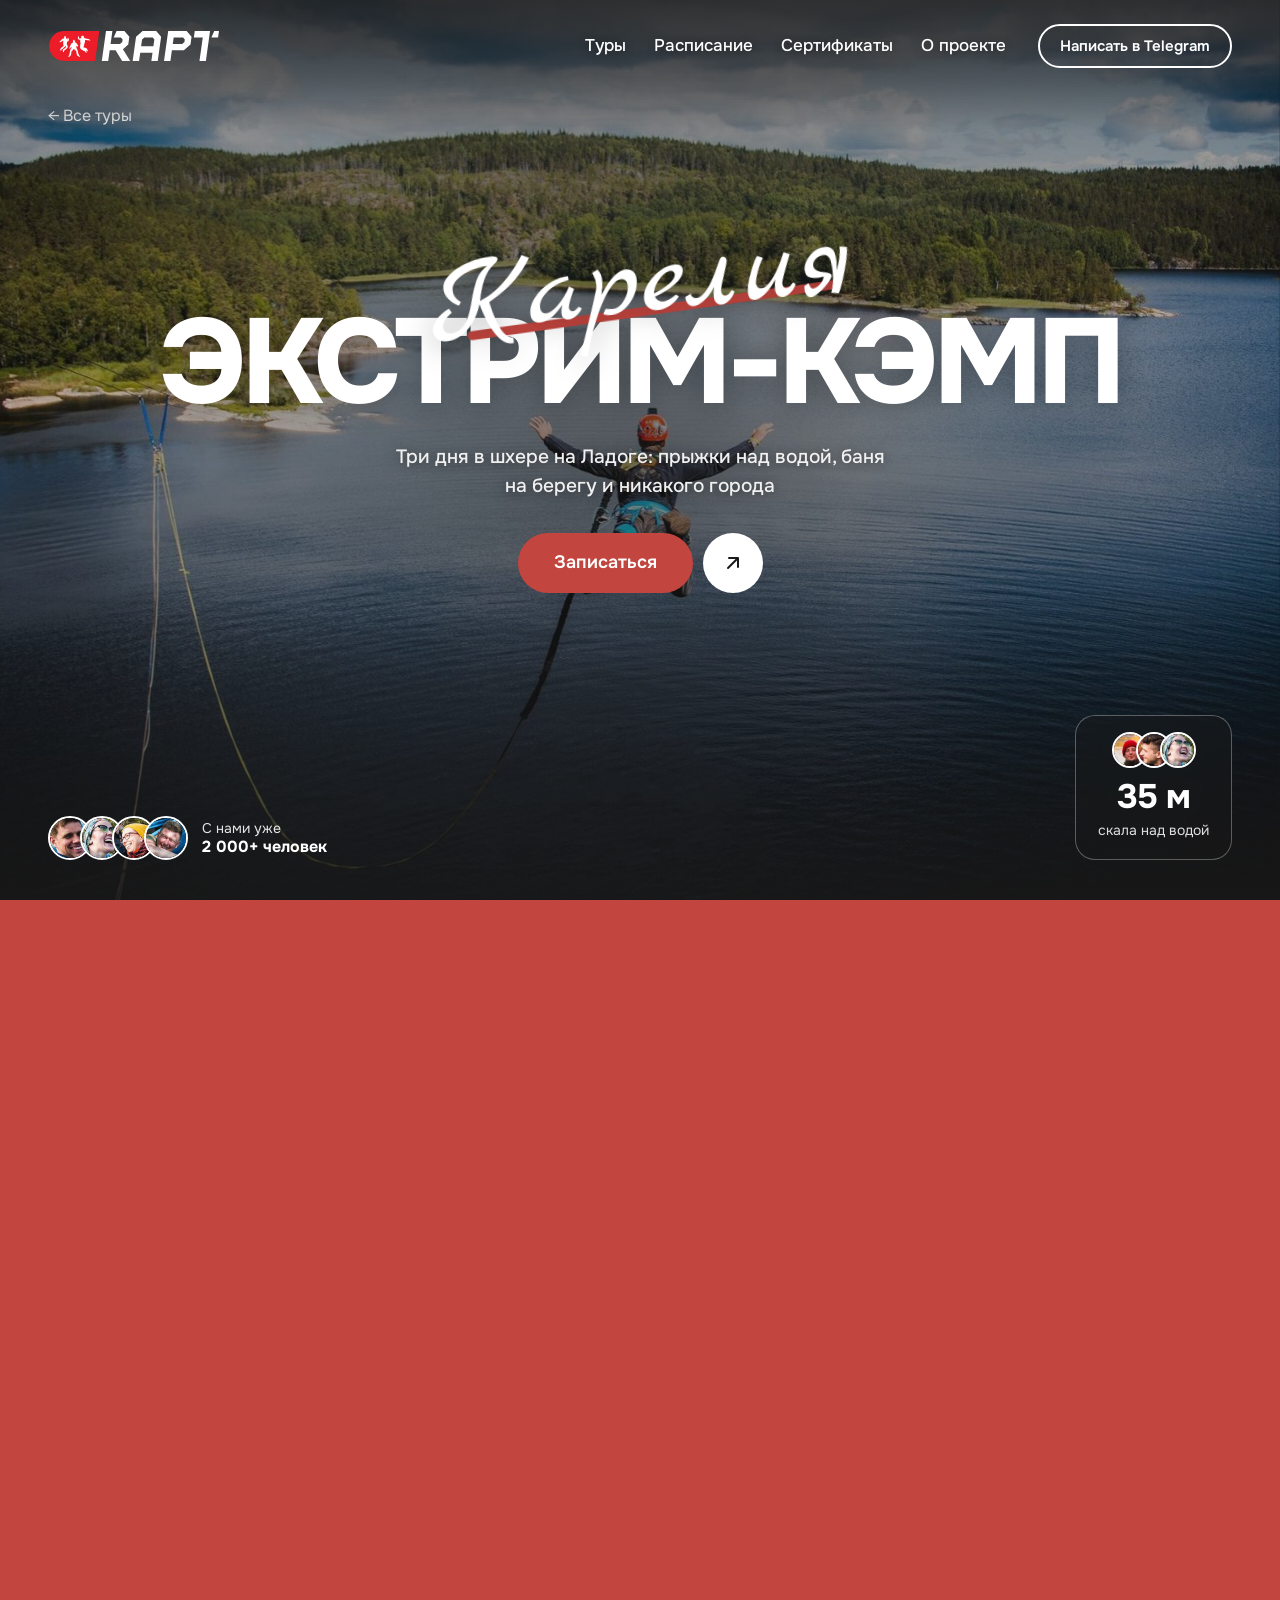
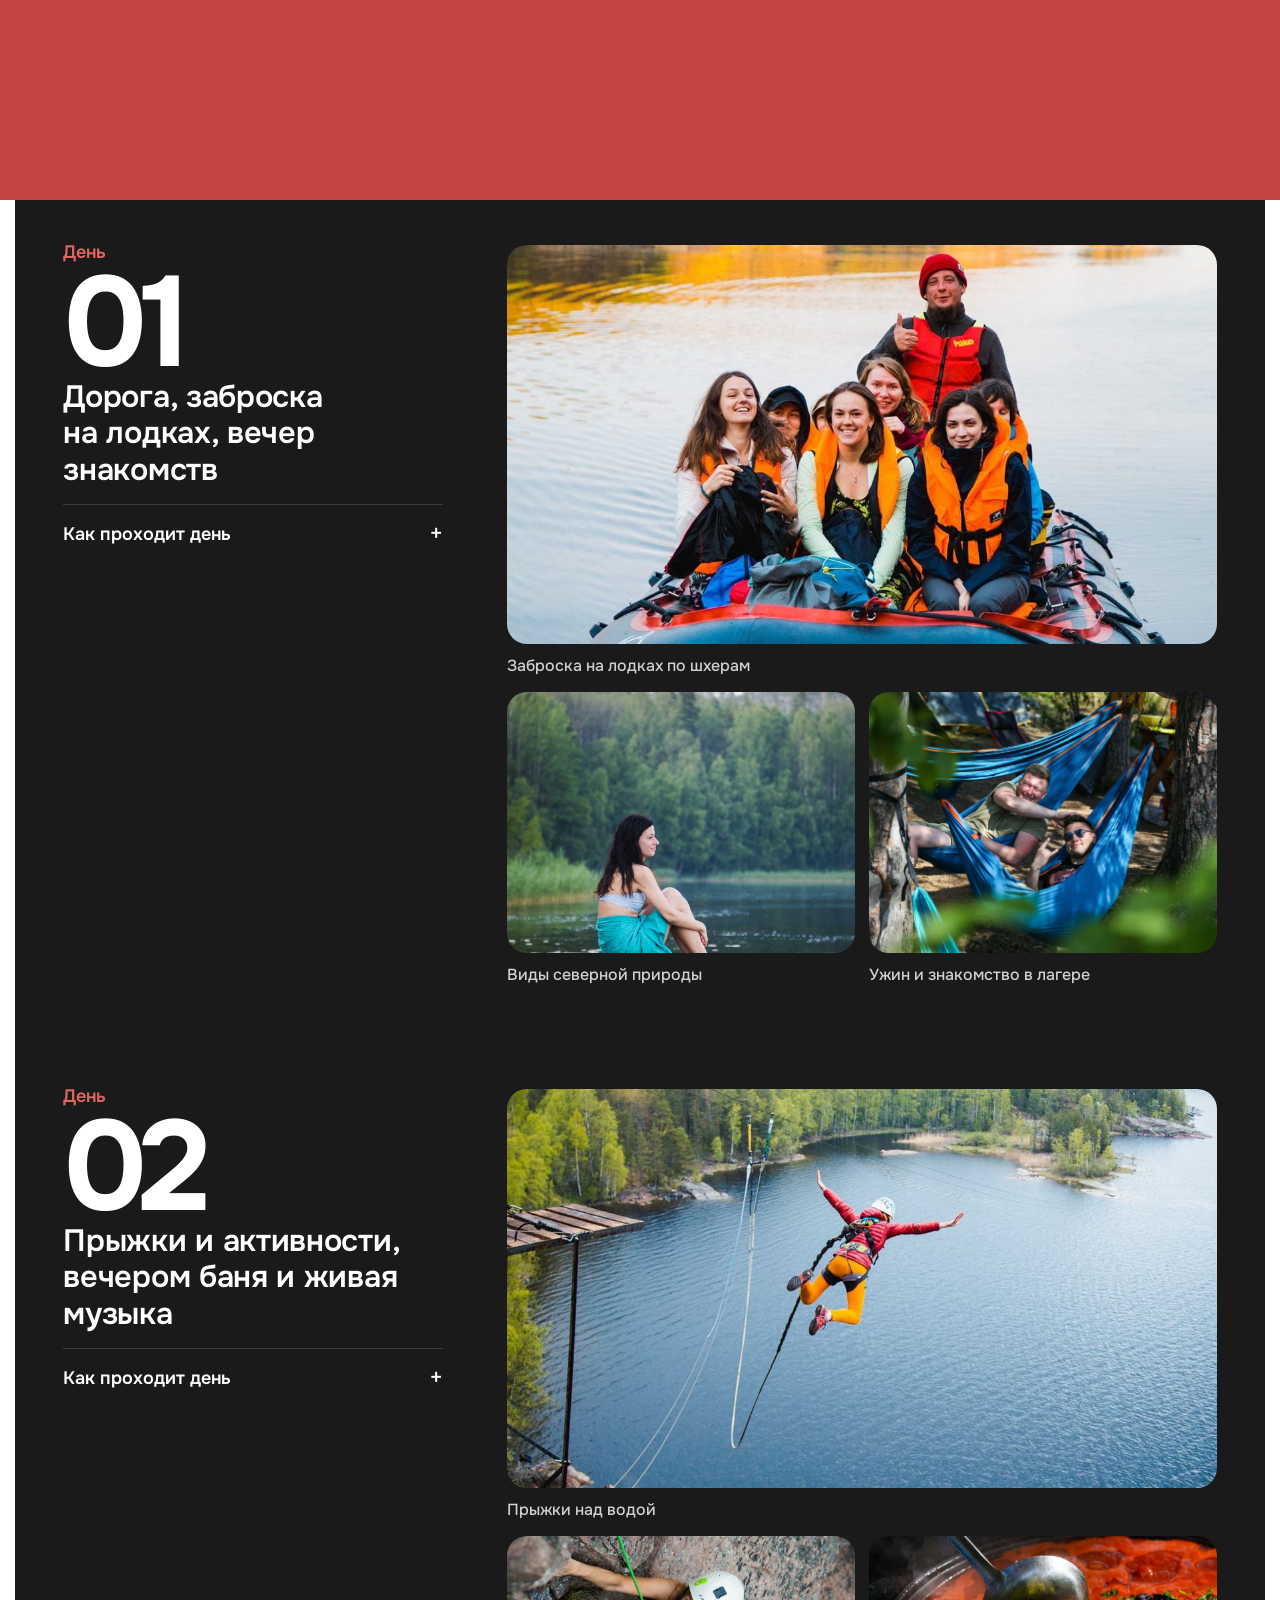
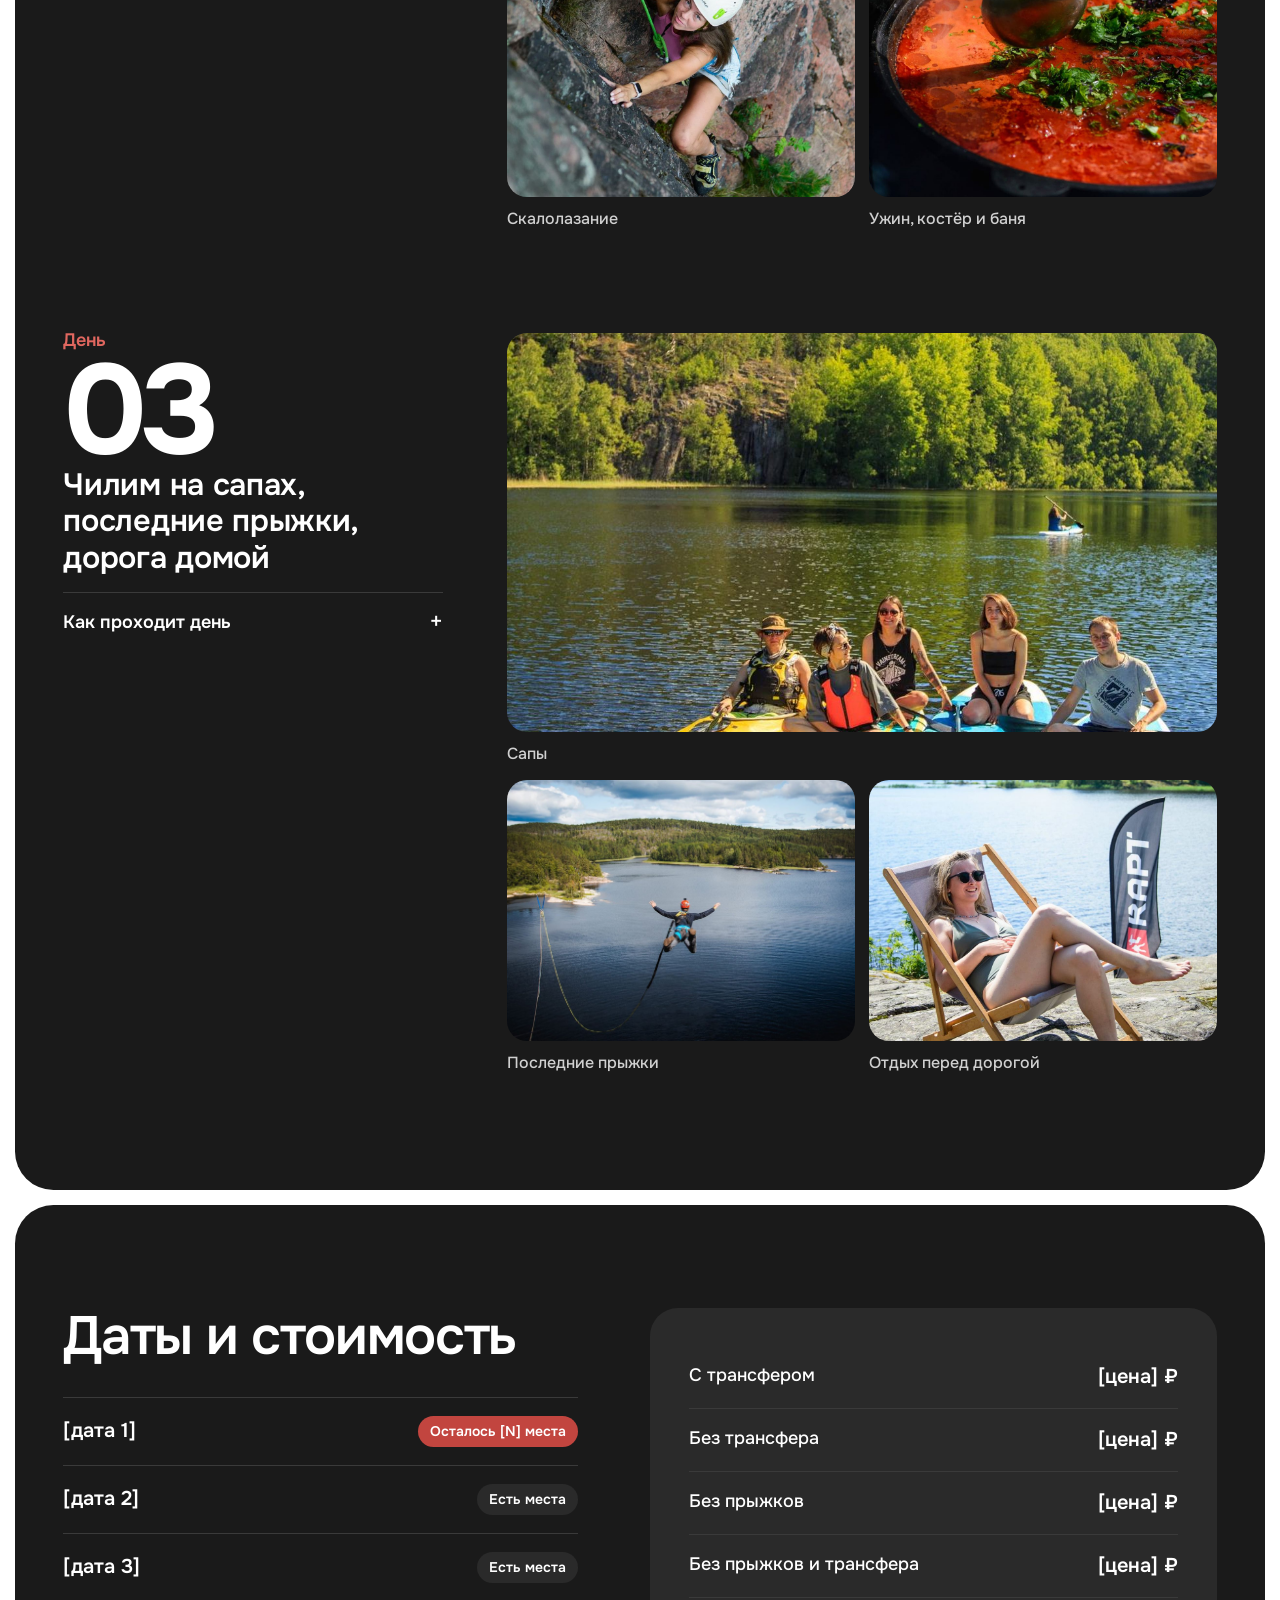
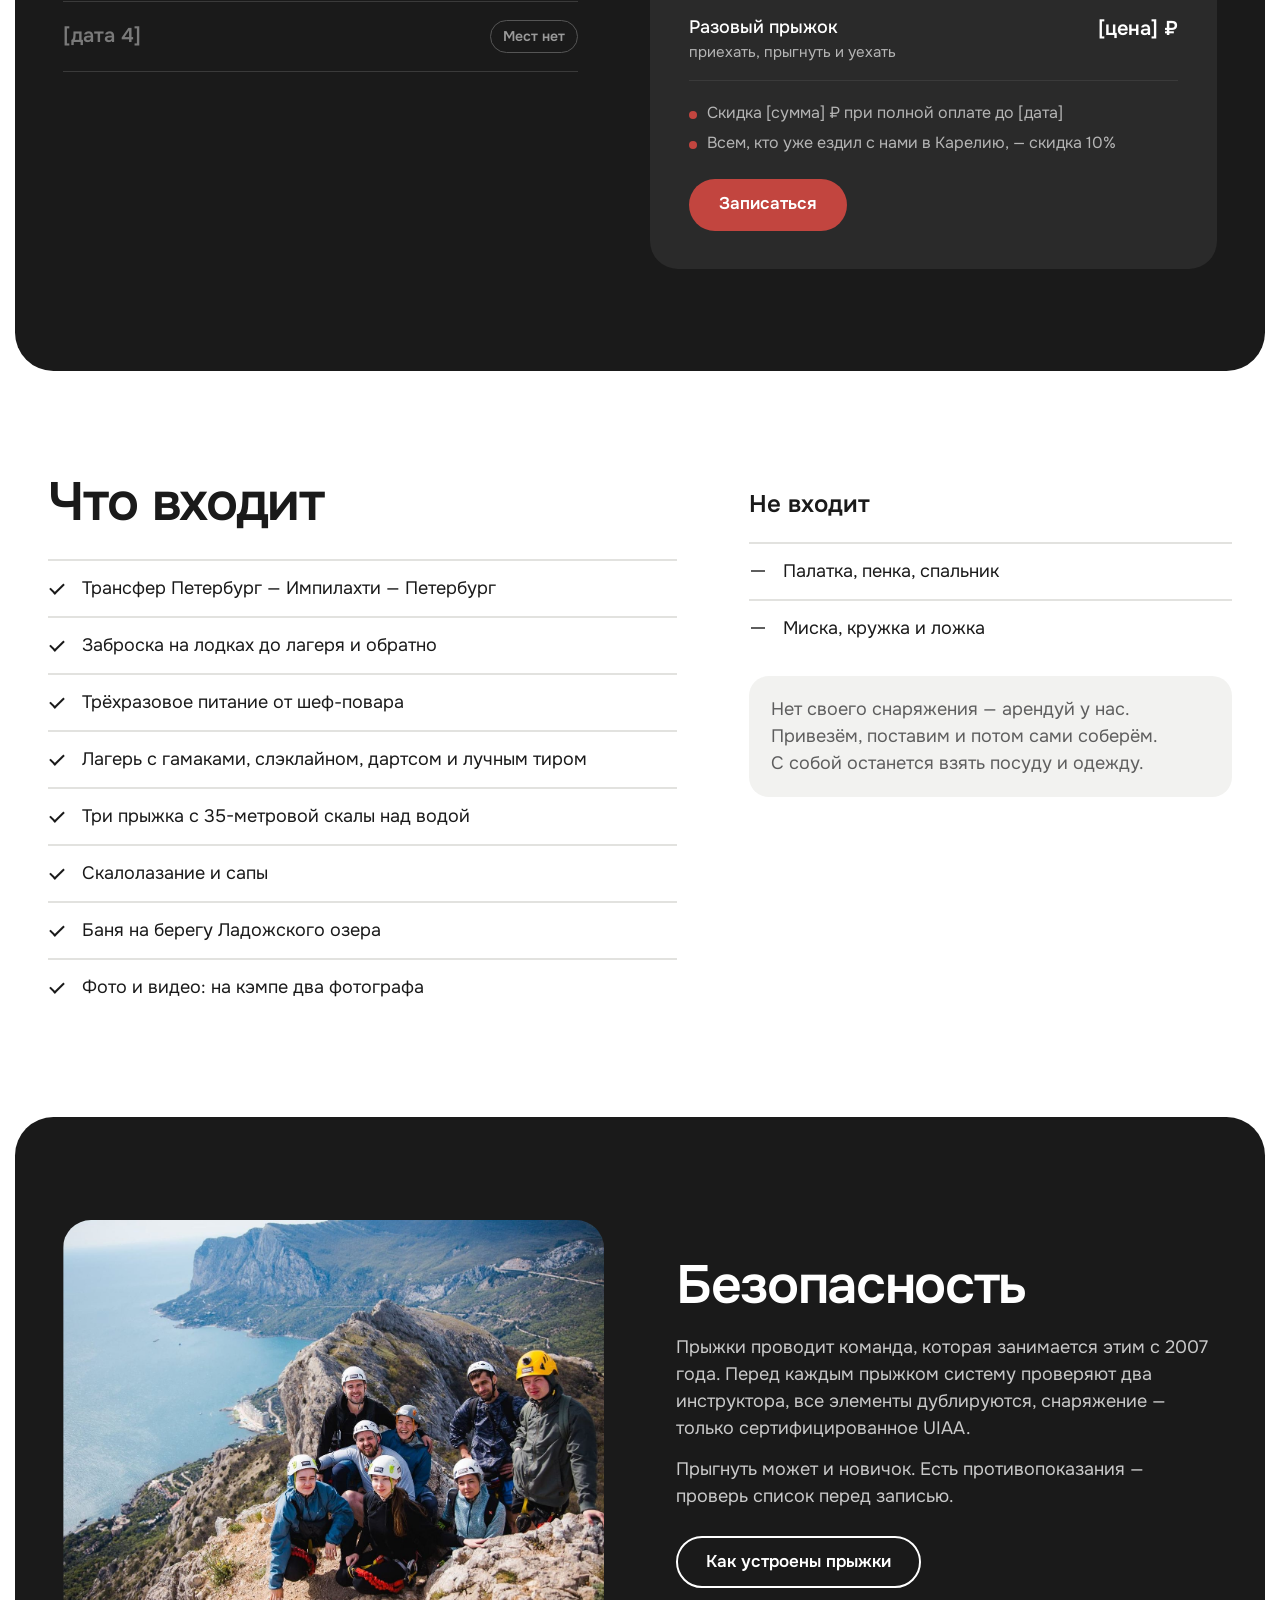
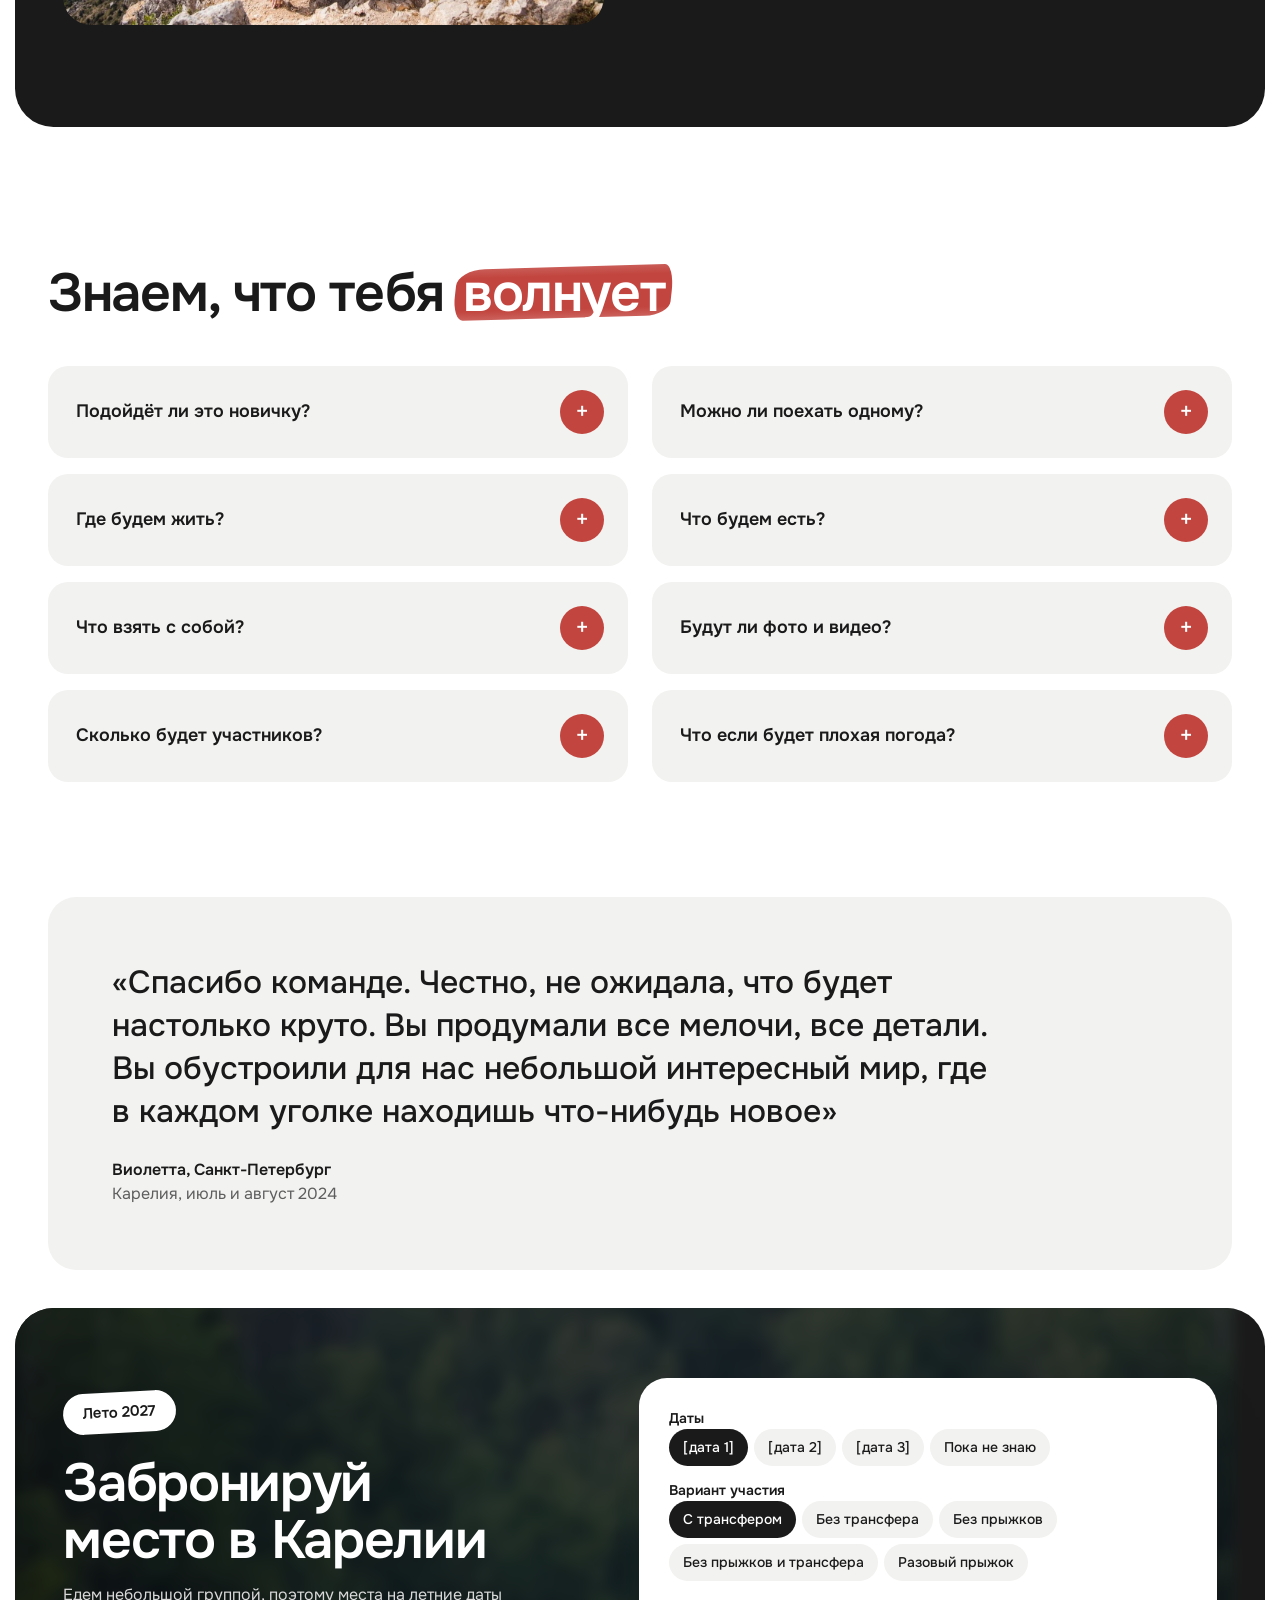
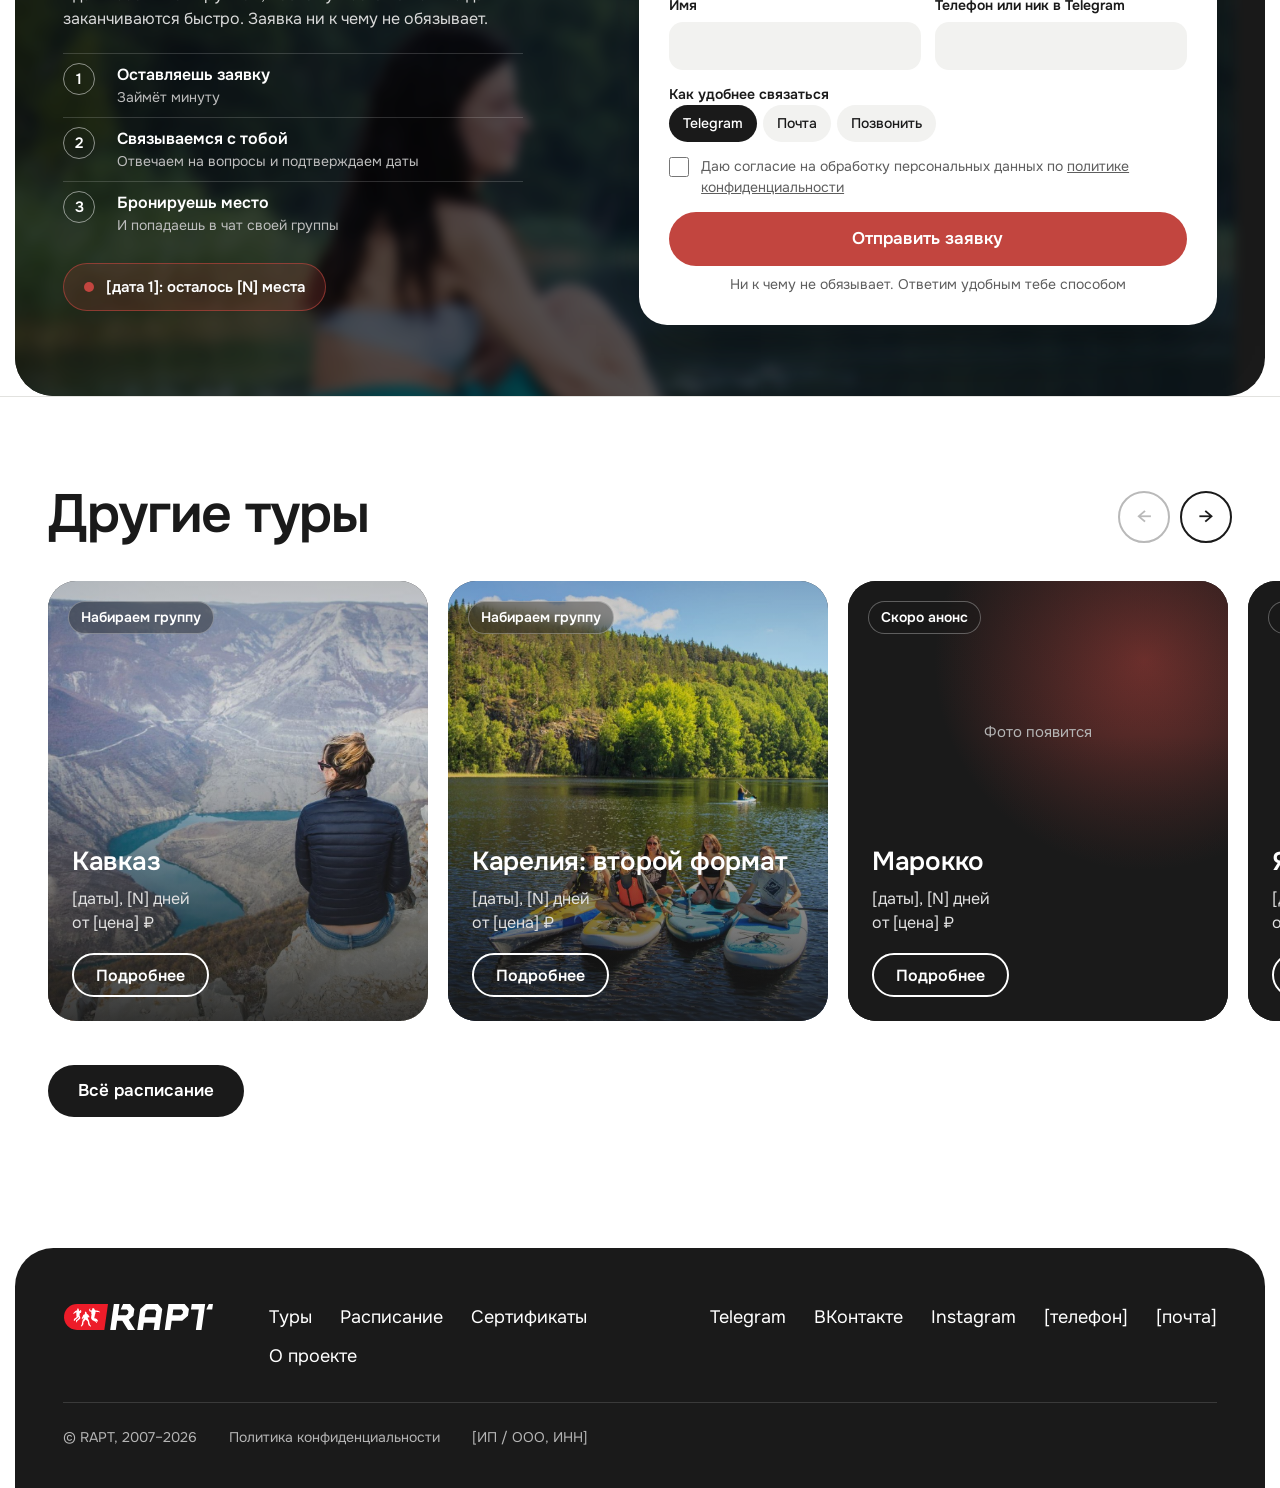
<file: tour.html>
<!doctype html>
<html lang="ru">
<head>
<meta charset="utf-8">
<meta name="viewport" content="width=device-width, initial-scale=1">
<title>Экстрим-кэмп в&nbsp;Карелии&nbsp;— RAPT</title>
<meta name="description" content="Три дня в шхере на севере Ладожского озера: прыжки с верёвкой над водой, сапы, скалолазание, баня на берегу и еда от шефа.">
<link rel="preconnect" href="https://fonts.googleapis.com">
<link rel="preconnect" href="https://fonts.gstatic.com" crossorigin>
<link rel="stylesheet" href="https://fonts.googleapis.com/css2?family=Marck+Script&family=Onest:wght@400;500;600;700;800&display=swap">
<link rel="stylesheet" href="css/style.css?v=20261122a">
<link rel="stylesheet" href="css/tour.css?v=20261122a">
<link rel="icon" href="assets/logo/rapt-logo-dark.svg">
<!-- Яндекс Метрика: тот же счётчик, что на главной -->
</head>
<body class="page-tour">
<!-- Заставка при первом входе: верёвка с логотипом «прыгает» вниз, счётчик высоты 0 → 35 м, потом экран уезжает вверх.
     Показывается один раз за визит (sessionStorage), не показывается при переходе между страницами и при «меньше движения» -->
<script>
(function () {
  var d = document, h = d.documentElement;
  try {
    if (sessionStorage.getItem('rapt-intro') || sessionStorage.getItem('rapt-nav') === '1' || matchMedia('(prefers-reduced-motion: reduce)').matches) return;
    sessionStorage.setItem('rapt-intro', '1');
  } catch (e) { return; }
  h.classList.add('intro-on');
  d.body.insertAdjacentHTML('afterbegin',
    '<div class="intro" aria-hidden="true">' +
      '<img class="intro__logo" src="assets/logo/rapt-logo-light.svg" alt="">' +
      '<div class="intro__rope"><i class="intro__line"></i><img class="intro__mark" src="assets/logo/rapt-mark.svg" alt=""></div>' +
      '<p class="intro__msg"><span>Готовим снаряжение</span><span>Проверяем дважды</span><span>Прыгаем!</span></p>' +
      '<p class="intro__alt"><b>0</b><small>м</small></p>' +
      '<i class="intro__bar"></i>' +
    '</div><div class="intro-red" aria-hidden="true"></div>');
  var el = d.querySelector('.intro'), num = el.querySelector('.intro__alt b'), t0 = performance.now(), done = false, loaded = false;
  // высота: свободное падение 0.35–1.35 с, потом чуть «отыгрывает» верёвка
  (function tick(t) {
    var k = Math.min(1, Math.max(0, (t - t0 - 350) / 1000));
    num.textContent = Math.round(35 * k * k);
    if (k < 1 && !done) requestAnimationFrame(tick);
  })(t0);
  setTimeout(function () { num.textContent = '35'; }, 1500);
  var finish = function () {
    if (done) return; done = true;
    num.textContent = '35';
    h.classList.add('intro-out');
    setTimeout(function () { h.classList.remove('intro-on', 'intro-out'); el.remove(); var r = d.querySelector('.intro-red'); if (r) r.remove(); }, 1300);
  };
  var tryFinish = function () { if (loaded && performance.now() - t0 > 2300) finish(); };
  window.addEventListener('load', function () { loaded = true; tryFinish(); setTimeout(tryFinish, Math.max(0, 2300 - (performance.now() - t0))); });
  setTimeout(finish, 5000);        // если что-то грузится слишком долго — не держим человека
  el.addEventListener('click', finish);
})();
</script>

<!--
  ШАБЛОН СТРАНИЦЫ ТУРА. Один дизайн на все туры и прыжки.
  Чтобы сделать новую страницу: скопировать файл, заменить тексты и фото.
  Блоки, которые нужны не всем турам, помечены «необязательный» — их можно удалить целиком.
-->

<a class="skip" href="#main">Перейти к&nbsp;содержанию</a>

<header class="header" id="top">
  <div class="header__in">
    <a class="header__logo" href="index.html" aria-label="RAPT — на главную">
      <img src="assets/logo/rapt-logo-light.svg" alt="RAPT" width="171" height="30">
    </a>
    <nav class="nav" id="nav" aria-label="Основное меню">
      <a href="index.html#tours">Туры</a>
      <a href="index.html#tours">Расписание</a>
      <a href="index.html#certificates">Сертификаты</a>
      <a href="index.html#about">О&nbsp;проекте</a>
    </nav>
    <a class="btn btn--ghost header__tg" href="https://t.me/" data-goal="contact_click">Написать в&nbsp;Telegram</a>
    <button class="burger" type="button" aria-expanded="false" aria-controls="nav" aria-label="Открыть меню"><span></span><span></span></button>
  </div>
</header>

<main id="main">

  <!-- 1. Первый экран тура: рукописное слово + крупный заголовок, внизу — «доверие» и плашка с главной цифрой -->
  <section class="t-hero" aria-labelledby="t-title">
    <img class="t-hero__bg" src="assets/img/karelia-camp.jpg" alt="Прыжок с верёвкой со скалы над Ладожским озером" fetchpriority="high">
    <a class="t-back" href="index.html#tours">Все туры</a>
    <div class="t-hero__in">
      <h1 class="t-hero__title" id="t-title"><span class="t-hero__script">Карелия</span><span class="t-hero__big">Экстрим-кэмп</span></h1>
      <p class="t-hero__lead">Три дня в&nbsp;шхере на&nbsp;Ладоге: прыжки над&nbsp;водой, баня на&nbsp;берегу и&nbsp;никакого города</p>
      <div class="t-hero__cta">
        <a class="btn btn--red btn--lg" href="#book">Записаться</a>
        <a class="round" href="#program" aria-label="Смотреть программу"><svg viewBox="0 0 24 24" aria-hidden="true"><path d="M7 17 17 7M8 7h9v9"/></svg></a>
      </div>
    </div>
    <div class="t-trust">
      <div class="faces" aria-hidden="true"><img src="assets/img/faces/f1.jpg" alt=""><img src="assets/img/faces/f2.jpg" alt=""><img src="assets/img/faces/f3.jpg" alt=""><img src="assets/img/faces/f4.jpg" alt=""></div>
      <p>С&nbsp;нами уже<br><b>2&nbsp;000+ человек</b></p>
    </div>
    <div class="t-badge">
      <div class="faces faces--sm" aria-hidden="true"><img src="assets/img/faces/f5.jpg" alt=""><img src="assets/img/faces/f6.jpg" alt=""><img src="assets/img/faces/f2.jpg" alt=""></div>
      <p class="t-badge__n">35 м</p>
      <p class="t-badge__d">скала над&nbsp;водой</p>
    </div>
  </section>

  <!-- 2. О выезде: слева текст, по центру — фото-слайдер «Яркие моменты», справа — факты и отзыв -->
  <section class="ov" aria-labelledby="ov-title">
    <div class="wrap ov__in">
      <div class="ov__text">
        <p class="ov__over"><svg viewBox="0 0 24 24" aria-hidden="true"><path d="m12 2 2.9 6.9L22 9.3l-5.5 4.7 1.7 7.3L12 17.6 5.8 21.3l1.7-7.3L2 9.3l7.1-.4L12 2Z"/></svg>О&nbsp;выезде</p>
        <h2 class="ov__title" id="ov-title">Три дня, когда каждый день не&nbsp;похож на&nbsp;другой&nbsp;— <span>Ладога</span></h2>
        <ul class="ov__tags">
          <li>Прыжки над&nbsp;водой</li>
          <li>Сапы</li>
          <li>Баня на&nbsp;берегу</li>
        </ul>
        <p class="ov__p">Уединённая шхера на&nbsp;севере Ладожского озера. Прыжки с&nbsp;35-метровой скалы, скалолазание, гамаки и&nbsp;костёр, еда от&nbsp;шеф-повара и&nbsp;большая компания крутых ребят. Тотальная перезагрузка от&nbsp;городской суеты.</p>
        <a class="link-arrow" href="#program">Смотреть программу<svg viewBox="0 0 24 24" aria-hidden="true"><path d="M7 17 17 7M8 7h9v9"/></svg></a>
      </div>

      <div class="hl" aria-roledescription="карусель" aria-label="Яркие моменты">
        <ul class="hl__track" id="hl-track">
          <li><img src="assets/img/karelia-jump-v.jpg" alt="Прыжок с верёвкой со скалы над водой" loading="lazy"><div class="hl__cap"><h3>Три прыжка над&nbsp;водой</h3><p>С&nbsp;35-метровой скалы прямо над&nbsp;Ладогой</p></div></li>
          <li><img src="assets/img/karelia-sup.jpg" alt="Участники на сапах" loading="lazy"><div class="hl__cap"><h3>Сапы по&nbsp;шхерам</h3><p>Тихая вода и&nbsp;виды северной природы</p></div></li>
          <li><img src="assets/img/climb.jpg" alt="Участница лезет по скале" loading="lazy"><div class="hl__cap"><h3>Скалолазание</h3><p>С&nbsp;инструктором и&nbsp;страховкой</p></div></li>
          <li><img src="assets/img/hammock.jpg" alt="Гамаки в лагере" loading="lazy"><div class="hl__cap"><h3>Уютный лагерь</h3><p>Гамаки, слэклайн, дартс и&nbsp;лучный тир</p></div></li>
          <li><img src="assets/img/karelia-food.jpg" alt="Ужин в котелке на костре" loading="lazy"><div class="hl__cap"><h3>Еда от&nbsp;шефа</h3><p>Трёхразовое питание и&nbsp;баня вечером</p></div></li>
        </ul>
        <p class="hl__label">Яркие моменты</p>
        <div class="hl__nav">
          <button type="button" data-hl="-1" aria-label="Предыдущее фото">‹</button>
          <button type="button" data-hl="1" aria-label="Следующее фото">›</button>
        </div>
      </div>

      <div class="ov__side">
        <dl class="ov__facts">
          <div><dt>Где</dt><dd>Импилахти, Ладога</dd></div>
          <div><dt>Когда</dt><dd>[даты]</dd></div>
          <div><dt>Сколько</dt><dd>3 дня</dd></div>
          <div><dt>Стоимость</dt><dd>от [цена] ₽</dd></div>
        </dl>
        <div class="story">
          <span class="story__ava" aria-hidden="true">В</span>
          <p class="story__q">«Лучший отдых в&nbsp;моей жизни. Вы продумали все мелочи, все детали»</p>
          <p class="story__who">Виолетта, Карелия 2024</p>
          <a class="link-arrow" href="#review">Читать отзыв<svg viewBox="0 0 24 24" aria-hidden="true"><path d="M7 17 17 7M8 7h9v9"/></svg></a>
        </div>
      </div>
    </div>
  </section>

  <!-- 3. Программа по дням: сначала фото, подробности под катом -->
  <section class="t-prog" id="program" aria-labelledby="program-title">
    <div class="wrap">
      <h2 class="h2" id="program-title">Программа</h2>
      <ol class="days">
        <li class="day">
          <div class="day__side">
            <div class="day__head">
            <p class="day__n"><span>День</span>01</p>
            <h3 class="day__title">Дорога, заброска на&nbsp;лодках, вечер знакомств</h3>
          </div>
            <details class="day__more">
            <summary>Как&nbsp;проходит день</summary>
            <p>В&nbsp;14:00 садимся в&nbsp;автобус у&nbsp;метро «Проспект Просвещения». До&nbsp;Импилахти около 5 часов&nbsp;— бери перекус и&nbsp;музыку. В&nbsp;Импилахти пересаживаемся на&nbsp;лодки: 40 минут по&nbsp;Ладоге до&nbsp;соседней шхеры. В&nbsp;лагере ждёт ужин, расскажем о&nbsp;выходных, ставим палатки и&nbsp;отдыхаем.</p>
          </details>
          </div>
          <ul class="day__photos">
            <li><img src="assets/img/boat.jpg" alt="Участники на лодке по пути в лагерь" loading="lazy"><p>Заброска на&nbsp;лодках по&nbsp;шхерам</p></li>
            <li><img src="assets/img/karelia-rock.jpg" alt="Девушка сидит на скале у воды" loading="lazy"><p>Виды северной природы</p></li>
            <li><img src="assets/img/hammock.jpg" alt="Отдых в гамаках" loading="lazy"><p>Ужин и&nbsp;знакомство в&nbsp;лагере</p></li>
          </ul>
        </li>
        <li class="day">
          <div class="day__side">
            <div class="day__head">
            <p class="day__n"><span>День</span>02</p>
            <h3 class="day__title">Прыжки и&nbsp;активности, вечером баня и&nbsp;живая музыка</h3>
          </div>
            <details class="day__more">
            <summary>Как&nbsp;проходит день</summary>
            <p>Во&nbsp;сколько просыпаться&nbsp;— каждый решает сам. Завтрак с&nbsp;8:30 до&nbsp;9:30, на&nbsp;нём же&nbsp;записываемся на&nbsp;прыжки. Дальше кто прыгает, кто купается, кто стреляет из&nbsp;лука, кто валяется в&nbsp;гамаке. В&nbsp;середине дня обед. Вечером ужин, костёр, баня на&nbsp;берегу озера и&nbsp;музыка.</p>
          </details>
          </div>
          <ul class="day__photos">
            <li><img src="assets/img/karelia-jump-v.jpg" alt="Прыжок над водой" loading="lazy"><p>Прыжки над&nbsp;водой</p></li>
            <li><img src="assets/img/climb.jpg" alt="Скалолазание" loading="lazy"><p>Скалолазание</p></li>
            <li><img src="assets/img/karelia-food.jpg" alt="Ужин на костре" loading="lazy"><p>Ужин, костёр и&nbsp;баня</p></li>
          </ul>
        </li>
        <li class="day">
          <div class="day__side">
            <div class="day__head">
            <p class="day__n"><span>День</span>03</p>
            <h3 class="day__title">Чилим на&nbsp;сапах, последние прыжки, дорога домой</h3>
          </div>
            <details class="day__more">
            <summary>Как&nbsp;проходит день</summary>
            <p>Завтрак с&nbsp;9:00 до&nbsp;10:00, потом прыгаем, купаемся и&nbsp;отдыхаем. Обед с&nbsp;14:00 до&nbsp;15:00, собираем вещи. В&nbsp;15:00 лодки везут нас в&nbsp;Импилахти, в&nbsp;16:00 стартует автобус. В&nbsp;Петербурге около 23:00. Если едешь из&nbsp;другого города, бери обратные билеты не&nbsp;раньше полуночи: автобус может задержаться в&nbsp;пробках.</p>
          </details>
          </div>
          <ul class="day__photos">
            <li><img src="assets/img/karelia-sup.jpg" alt="Сапы на озере" loading="lazy"><p>Сапы</p></li>
            <li><img src="assets/img/karelia-camp.jpg" alt="Прыжок над озером" loading="lazy"><p>Последние прыжки</p></li>
            <li><img src="assets/img/chair.jpg" alt="Отдых в шезлонге на скале" loading="lazy"><p>Отдых перед дорогой</p></li>
          </ul>
        </li>
      </ol>
    </div>
  </section>

  <!-- 4. Даты и стоимость -->
  <section class="t-price" id="book" aria-labelledby="price-title">
    <div class="wrap t-price__in">
      <div>
        <h2 class="h2" id="price-title">Даты и&nbsp;стоимость</h2>
        <ul class="dates">
          <li><span>[дата 1]</span><span class="dates__st dates__st--hot">Осталось [N] места</span></li>
          <li><span>[дата 2]</span><span class="dates__st">Есть места</span></li>
          <li><span>[дата 3]</span><span class="dates__st">Есть места</span></li>
          <li class="dates__full"><span>[дата 4]</span><span class="dates__st">Мест нет</span></li>
        </ul>
      </div>
      <div class="prices">
        <table>
          <caption class="sr">Стоимость участия</caption>
          <tbody>
            <tr><th scope="row">С&nbsp;трансфером</th><td>[цена] ₽</td></tr>
            <tr><th scope="row">Без&nbsp;трансфера</th><td>[цена] ₽</td></tr>
            <tr><th scope="row">Без&nbsp;прыжков</th><td>[цена] ₽</td></tr>
            <tr><th scope="row">Без&nbsp;прыжков и&nbsp;трансфера</th><td>[цена] ₽</td></tr>
            <tr><th scope="row">Разовый прыжок<br><span>приехать, прыгнуть и&nbsp;уехать</span></th><td>[цена] ₽</td></tr>
          </tbody>
        </table>
        <ul class="prices__notes">
          <li>Скидка [сумма] ₽ при&nbsp;полной оплате до [дата]</li>
          <li>Всем, кто уже ездил с&nbsp;нами в&nbsp;Карелию,&nbsp;— скидка 10%</li>
        </ul>
        <a class="btn btn--red" href="#form">Записаться</a>
      </div>
    </div>
  </section>

  <!-- 5. Что входит -->
  <section class="t-sec" aria-labelledby="inc-title">
    <div class="wrap inc">
      <div>
        <h2 class="h2" id="inc-title">Что&nbsp;входит</h2>
        <ul class="inc__list">
          <li>Трансфер Петербург&nbsp;— Импилахти&nbsp;— Петербург</li>
          <li>Заброска на&nbsp;лодках до&nbsp;лагеря и&nbsp;обратно</li>
          <li>Трёхразовое питание от&nbsp;шеф-повара</li>
          <li>Лагерь с&nbsp;гамаками, слэклайном, дартсом и&nbsp;лучным тиром</li>
          <li>Три прыжка с&nbsp;35-метровой скалы над&nbsp;водой</li>
          <li>Скалолазание и&nbsp;сапы</li>
          <li>Баня на&nbsp;берегу Ладожского озера</li>
          <li>Фото и&nbsp;видео: на&nbsp;кэмпе два фотографа</li>
        </ul>
      </div>
      <div>
        <h3 class="inc__h3">Не&nbsp;входит</h3>
        <ul class="inc__list inc__list--no">
          <li>Палатка, пенка, спальник</li>
          <li>Миска, кружка и&nbsp;ложка</li>
        </ul>
        <p class="inc__note">Нет своего снаряжения&nbsp;— арендуй у&nbsp;нас. Привезём, поставим и&nbsp;потом сами соберём. С&nbsp;собой останется взять посуду и&nbsp;одежду.</p>
      </div>
    </div>
  </section>

  <!-- 6. Безопасность (коротко; подробно — на главной) -->
  <section class="t-safety" aria-labelledby="ts-title">
    <div class="wrap t-safety__in">
      <img src="assets/img/team.jpg" alt="Команда RAPT и участники в касках на скале" loading="lazy">
      <div>
        <h2 class="h2" id="ts-title">Безопасность</h2>
        <p>Прыжки проводит команда, которая занимается этим с&nbsp;2007 года. Перед каждым прыжком систему проверяют два инструктора, все элементы дублируются, снаряжение&nbsp;— только сертифицированное UIAA.</p>
        <p>Прыгнуть может и&nbsp;новичок. Есть противопоказания&nbsp;— проверь список перед записью.</p>
        <a class="btn btn--ghost" href="index.html#safety-title">Как&nbsp;устроены прыжки</a>
      </div>
    </div>
  </section>

  <!-- 7. Вопросы. Ответы со скобками — уточнить у заказчика -->
  <section class="faq-sec" id="faq" aria-labelledby="faq-title">
    <div class="wrap">
      <h2 class="faq-sec__title" id="faq-title">Знаем, что&nbsp;тебя <span class="mark">волнует</span></h2>
      <div class="qa">
        <details class="qa__item"><summary>Подойдёт ли&nbsp;это&nbsp;новичку?</summary><div class="qa__a"><p>Да. Опыт не&nbsp;нужен: инструктор всё объяснит, наденет и&nbsp;проверит снаряжение.</p></div></details>
        <details class="qa__item"><summary>Можно ли&nbsp;поехать одному?</summary><div class="qa__a"><p>Конечно, многие так и&nbsp;едут. До&nbsp;старта добавим тебя в&nbsp;общий чат группы, а&nbsp;в&nbsp;лагере компания складывается в&nbsp;первый же&nbsp;вечер.</p></div></details>
        <details class="qa__item"><summary>Где будем жить?</summary><div class="qa__a"><p>В&nbsp;палатках в&nbsp;обустроенном лагере на&nbsp;берегу. Палатку можно взять свою или&nbsp;арендовать у&nbsp;нас&nbsp;— поставим и&nbsp;соберём сами.</p></div></details>
        <details class="qa__item"><summary>Что&nbsp;будем есть?</summary><div class="qa__a"><p>Трёхразовое питание от&nbsp;шеф-повара. Участники говорят, что&nbsp;как&nbsp;в&nbsp;ресторане,&nbsp;— хотя это&nbsp;поход.</p></div></details>
        <details class="qa__item"><summary>Что&nbsp;взять с&nbsp;собой?</summary><div class="qa__a"><p>Миску, кружку, ложку и&nbsp;одежду по&nbsp;погоде. Палатку, пенку и&nbsp;спальник&nbsp;— если есть свои, иначе арендуй у&nbsp;нас.</p></div></details>
        <details class="qa__item"><summary>Будут ли&nbsp;фото и&nbsp;видео?</summary><div class="qa__a"><p>Да, на&nbsp;кэмпе работают два фотографа. Материалы выкладываем в&nbsp;чате участников.</p></div></details>
        <details class="qa__item"><summary>Сколько будет участников?</summary><div class="qa__a"><p>[ответ]</p></div></details>
        <details class="qa__item"><summary>Что&nbsp;если будет плохая погода?</summary><div class="qa__a"><p>Безопасность важнее расписания: в&nbsp;непогоду прыжки переносим на&nbsp;другое время. Программу планируем с&nbsp;запасом, чтобы успеть всё.</p></div></details>
      </div>
    </div>
  </section>

  <!-- 8. Отзыв (необязательный) -->
  <section class="t-quote" id="review" aria-label="Отзыв участницы">
    <div class="wrap">
      <div class="t-quote__in">
        <blockquote>«Спасибо команде. Честно, не&nbsp;ожидала, что&nbsp;будет настолько круто. Вы продумали все мелочи, все детали. Вы обустроили для&nbsp;нас небольшой интересный мир, где в&nbsp;каждом уголке находишь что-нибудь новое»</blockquote>
        <p class="review__who">Виолетта, Санкт-Петербург<br><span>Карелия, июль и&nbsp;август 2024</span></p>
      </div>
    </div>
  </section>

  <!-- 9. Заявка: тёмный продающий блок, как на главной. Даты и варианты — свои для каждого тура -->
  <section class="apply apply--sell" id="form" aria-labelledby="apply-title">
    <img class="apply__bg" src="assets/img/karelia-rock.jpg" alt="" loading="lazy">
    <div class="wrap apply__in">

      <div class="apply__lead">
        <p class="pill pill--light">Лето 2027</p>
        <h2 class="apply__title" id="apply-title">Забронируй место в&nbsp;Карелии</h2>
        <p class="apply__sub">Едем небольшой группой, поэтому места на&nbsp;летние даты заканчиваются быстро. Заявка ни&nbsp;к&nbsp;чему не&nbsp;обязывает.</p>
        <ol class="steps">
          <li><b>Оставляешь заявку</b><span>Займёт минуту</span></li>
          <li><b>Связываемся с&nbsp;тобой</b><span>Отвечаем на&nbsp;вопросы и&nbsp;подтверждаем даты</span></li>
          <li><b>Бронируешь место</b><span>И&nbsp;попадаешь в&nbsp;чат своей группы</span></li>
        </ol>
        <p class="hot"><i aria-hidden="true"></i>[дата 1]: осталось [N] места</p>
      </div>
      <form class="form" id="apply" novalidate>
        <fieldset class="field">
          <legend>Даты</legend>
          <div class="chips">
            <label class="chip"><input type="radio" name="date" value="[дата 1]" checked><span>[дата 1]</span></label>
            <label class="chip"><input type="radio" name="date" value="[дата 2]"><span>[дата 2]</span></label>
            <label class="chip"><input type="radio" name="date" value="[дата 3]"><span>[дата 3]</span></label>
            <label class="chip"><input type="radio" name="date" value="Пока не знаю"><span>Пока не&nbsp;знаю</span></label>
          </div>
        </fieldset>
        <fieldset class="field">
          <legend>Вариант участия</legend>
          <div class="chips">
            <label class="chip"><input type="radio" name="option" value="С трансфером" checked><span>С&nbsp;трансфером</span></label>
            <label class="chip"><input type="radio" name="option" value="Без трансфера"><span>Без&nbsp;трансфера</span></label>
            <label class="chip"><input type="radio" name="option" value="Без прыжков"><span>Без&nbsp;прыжков</span></label>
            <label class="chip"><input type="radio" name="option" value="Без прыжков и трансфера"><span>Без&nbsp;прыжков и&nbsp;трансфера</span></label>
            <label class="chip"><input type="radio" name="option" value="Разовый прыжок"><span>Разовый прыжок</span></label>
          </div>
        </fieldset>
        <div class="form__row">
          <label class="field">
            <span>Имя</span>
            <input type="text" name="name" autocomplete="given-name" required>
          </label>
          <label class="field">
            <span>Телефон или&nbsp;ник в&nbsp;Telegram</span>
            <input type="text" name="contact" autocomplete="tel" required>
          </label>
        </div>
        <fieldset class="field">
          <legend>Как&nbsp;удобнее связаться</legend>
          <div class="chips">
            <label class="chip"><input type="radio" name="via" value="telegram" checked><span>Telegram</span></label>
            <label class="chip"><input type="radio" name="via" value="email"><span>Почта</span></label>
            <label class="chip"><input type="radio" name="via" value="call"><span>Позвонить</span></label>
          </div>
        </fieldset>
        <label class="check">
          <input type="checkbox" name="agree" required>
          <span>Даю согласие на&nbsp;обработку персональных данных по <a href="#">политике конфиденциальности</a></span>
        </label>
        <p class="form__error" id="form-error" role="alert" hidden></p>
        <button class="btn btn--red form__btn" type="submit">Отправить заявку</button>
        <p class="form__note">Ни&nbsp;к&nbsp;чему не&nbsp;обязывает. Ответим удобным тебе способом</p>
        <div class="form__done" id="form-done" hidden tabindex="-1">
          <svg class="form__ok" viewBox="0 0 52 52" aria-hidden="true"><circle cx="26" cy="26" r="24" pathLength="1"/><path d="M15 27l7 7 15-16" pathLength="1"/></svg>
          <h3>Заявка отправлена</h3>
          <p>Скоро свяжемся с&nbsp;тобой. А&nbsp;пока можно написать нам в <a href="https://t.me/" data-goal="contact_click">Telegram</a>.</p>
        </div>
      </form>
    </div>
  </section>

  <!-- 10. Другие туры -->
  <section class="tours tours--more" aria-labelledby="tours-title">
    <div class="wrap tours__head">
      <h2 class="h2" id="tours-title">Другие туры</h2>
      <div class="tours__arrows">
        <button class="arrow" type="button" data-dir="-1" aria-label="Предыдущие туры">←</button>
        <button class="arrow" type="button" data-dir="1" aria-label="Следующие туры">→</button>
      </div>
    </div>
    <ul class="track" id="track">
      <li class="card">
        <img class="card__img" src="assets/img/caucasus.jpg" alt="Девушка сидит над каньоном на Кавказе" loading="lazy">
        <div class="card__body">
          <p class="badge">Набираем группу</p>
          <h3 class="card__title">Кавказ</h3>
          <p class="card__meta">[даты], [N] дней<br>от [цена] ₽</p>
          <a class="btn btn--line" href="#">Подробнее</a>
        </div>
      </li>
      <li class="card">
        <img class="card__img" src="assets/img/karelia-sup.jpg" alt="Участники на сапах на озере в Карелии" loading="lazy">
        <div class="card__body">
          <p class="badge">Набираем группу</p>
          <h3 class="card__title">Карелия: второй формат</h3>
          <p class="card__meta">[даты], [N] дней<br>от [цена] ₽</p>
          <a class="btn btn--line" href="#">Подробнее</a>
        </div>
      </li>
      <li class="card">
        <div class="card__img card__img--empty">Фото появится</div>
        <div class="card__body">
          <p class="badge badge--soft">Скоро анонс</p>
          <h3 class="card__title">Марокко</h3>
          <p class="card__meta">[даты], [N] дней<br>от [цена] ₽</p>
          <a class="btn btn--line" href="#">Подробнее</a>
        </div>
      </li>
      <li class="card">
        <div class="card__img card__img--empty">Фото появится</div>
        <div class="card__body">
          <p class="badge badge--soft">Скоро анонс</p>
          <h3 class="card__title">Япония</h3>
          <p class="card__meta">[даты], [N] дней<br>от [цена] ₽</p>
          <a class="btn btn--line" href="#">Подробнее</a>
        </div>
      </li>
    </ul>
    <div class="wrap">
      <a class="btn btn--dark" href="index.html#tours">Всё расписание</a>
    </div>
  </section>

</main>

<!-- Липкая кнопка записи на телефоне -->
<div class="stick" id="stick" aria-hidden="true">
  <p>от [цена] ₽<span>3 дня, Ладога</span></p>
  <a class="btn btn--red" href="#form" tabindex="-1">Записаться</a>
</div>

<footer class="footer">
  <div class="wrap footer__in">
    <img src="assets/logo/rapt-logo-light.svg" alt="RAPT" width="171" height="30">
    <nav class="footer__nav" aria-label="Разделы">
      <a href="index.html#tours">Туры</a>
      <a href="index.html#tours">Расписание</a>
      <a href="index.html#certificates">Сертификаты</a>
      <a href="index.html#about">О&nbsp;проекте</a>
    </nav>
    <div class="footer__contacts">
      <a href="https://t.me/" data-goal="contact_click">Telegram</a>
      <a href="https://vk.com/" data-goal="contact_click">ВКонтакте</a>
      <a href="https://instagram.com/" data-goal="contact_click">Instagram</a>
      <a href="tel:+7" data-goal="contact_click">[телефон]</a>
      <a href="mailto:" data-goal="contact_click">[почта]</a>
    </div>
    <div class="footer__legal">
      <p>© RAPT, 2007–2026</p>
      <a href="#">Политика конфиденциальности</a>
      <p>[ИП / ООО, ИНН]</p>
    </div>
  </div>
</footer>

<script src="js/main.js?v=20261122a" defer></script>
</body>
</html>
</file>
<file: css/style.css>
/* RAPT — главная
   Цвета: #1A1A1A почти чёрный, #FFFFFF белый, #C2453F красный (только главные кнопки и «горит»)
   Шрифт: Onest. Тёмные и светлые блоки чередуются */

:root {
  --ink: #1A1A1A;
  --paper: #FFFFFF;
  --red: #C2453F;
  --red-hover: #A93B36;
  --card: #F2F2F0;
  --card-dark: #2A2A2A;
  --muted: #5E5E5E;
  --muted-dark: #B5B5B5;
  --line: #E2E2DF;
  --line-dark: #3A3A3A;
  --wrap: 1280px;
  --gut: clamp(16px, 4vw, 48px);
  --r-lg: 28px;
  --r-md: 20px;
  --r-sm: 14px;
}

*, *::before, *::after { box-sizing: border-box; }
html { scroll-behavior: smooth; -webkit-text-size-adjust: 100%; }
body {
  margin: 0;
  font-family: 'Onest', Arial, sans-serif;
  font-size: 18px;
  line-height: 1.5;
  color: var(--ink);
  background: var(--paper);
}
img { display: block; max-width: 100%; }
h1, h2, h3, p, ul, blockquote, figure { margin: 0; }
ul { padding: 0; list-style: none; }
a { color: inherit; }
:focus-visible { outline: 3px solid var(--red); outline-offset: 3px; border-radius: 6px; }

.skip { position: absolute; left: -9999px; top: 8px; z-index: 100; padding: 12px 20px; background: var(--paper); color: var(--ink); border-radius: var(--r-sm); }
.skip:focus { left: 8px; }

.wrap { width: 100%; max-width: calc(var(--wrap) + var(--gut) * 2); margin: 0 auto; padding: 0 var(--gut); }

.h2 {
  font-size: clamp(32px, 4.4vw, 56px);
  line-height: 1.08;
  font-weight: 600;
  letter-spacing: -0.02em;
  max-width: 18ch;
}

/* buttons */
.btn {
  display: inline-flex; align-items: center; justify-content: center;
  min-height: 52px; padding: 0 28px;
  border-radius: 999px; border: 2px solid transparent;
  font: 600 17px/1 'Onest', Arial, sans-serif;
  text-decoration: none; white-space: nowrap; cursor: pointer;
  transition: background-color .15s, color .15s, border-color .15s;
}
.btn--red { background: var(--red); color: #fff; }
.btn--red:hover { background: var(--red-hover); }
.btn--ghost { border-color: #fff; color: #fff; background: transparent; }
.btn--ghost:hover { background: #fff; color: var(--ink); }
.btn--dark { background: var(--ink); color: #fff; }
.btn--dark:hover { background: #333; }
.btn--line { border-color: var(--ink); color: var(--ink); min-height: 44px; padding: 0 22px; font-size: 16px; }
.btn--line:hover { background: var(--ink); color: #fff; }

/* header */
.header { position: absolute; inset: 0 0 auto 0; z-index: 10; color: #fff; }
/* тёмная подложка сверху, чтобы меню читалось на любом фото и видео */
.header::before { content: ""; position: absolute; inset: 0 0 -40px 0; z-index: -1; pointer-events: none; background: linear-gradient(180deg, rgba(26,26,26,.7) 0%, rgba(26,26,26,.35) 60%, rgba(26,26,26,0) 100%); }
.header.is-open::before { display: none; }
.header__in { display: flex; align-items: center; gap: 32px; padding: 24px var(--gut); max-width: calc(var(--wrap) + var(--gut) * 2); margin: 0 auto; }
.header__logo img { width: 171px; height: auto; }
.nav { display: flex; gap: 28px; margin-left: auto; }
.nav a { text-decoration: none; font-weight: 500; font-size: 17px; text-shadow: 0 1px 8px rgba(0,0,0,.45); }
.nav a:hover { text-decoration: underline; text-underline-offset: 6px; }
.header__tg { min-height: 44px; padding: 0 20px; font-size: 15px; }
.burger { display: none; }

/* hero */
.hero { position: relative; min-height: max(640px, 100svh); background: var(--ink); color: #fff; display: flex; align-items: flex-end; overflow: hidden; }
.hero__bg { position: absolute; inset: 0; width: 100%; height: 100%; object-fit: cover; }
.hero::after { content: ""; position: absolute; inset: 0; background: linear-gradient(180deg, rgba(26,26,26,.6) 0%, rgba(26,26,26,.05) 32%, rgba(26,26,26,.15) 55%, rgba(26,26,26,.9) 100%); }
.hero__in {
  position: relative; z-index: 1;
  width: 100%; max-width: calc(var(--wrap) + var(--gut) * 2); margin: 0 auto;
  padding: 0 var(--gut) clamp(40px, 7vh, 80px);
  display: grid; grid-template-columns: minmax(0, 1.5fr) minmax(0, 1fr); gap: 48px; align-items: end;
}
.hero__title {
  font-size: clamp(44px, 7.2vw, 108px);
  line-height: .98; font-weight: 600; letter-spacing: -0.035em;
  max-width: 11ch;
}
.hero__side { max-width: 420px; justify-self: end; }
.hero__side p { font-size: 19px; line-height: 1.5; color: #E6E6E6; }
.hero__btns { display: flex; gap: 12px; flex-wrap: wrap; margin-top: 24px; }

.sr { position: absolute; width: 1px; height: 1px; overflow: hidden; clip: rect(0 0 0 0); white-space: nowrap; }
.btn--white { background: #fff; color: var(--ink); }
.btn--white:hover { background: #E8E8E8; }
.btn--lg { min-height: 60px; padding: 0 34px; font-size: 18px; }

/* slider (first screen) */
.slider { position: relative; height: 100svh; min-height: 620px; background: var(--ink); color: #fff; overflow: hidden; }
.slide { position: absolute; inset: 0; z-index: 1; display: grid; place-items: center; padding: 150px 0 110px; opacity: 0; visibility: hidden; transition: opacity .9s ease, visibility 0s linear .9s; }
.slide.is-active { opacity: 1; visibility: visible; transition: opacity .9s ease; }
/* общий фон всех слайдов: видео + затемнение */
.slider__video { position: absolute; inset: 0; width: 100%; height: 100%; object-fit: cover; }
.slider__shade { position: absolute; inset: 0; background:
  radial-gradient(ellipse 70% 55% at 50% 55%, rgba(26,26,26,.5) 0%, rgba(26,26,26,0) 100%),
  linear-gradient(180deg, rgba(26,26,26,.6) 0%, rgba(26,26,26,.4) 35%, rgba(26,26,26,.45) 70%, rgba(26,26,26,.78) 100%); }
.slide__in { position: relative; z-index: 1; text-align: center; padding: 0 var(--gut); max-width: 1160px; display: grid; justify-items: center; }
.slide__tag { font-size: 15px; font-weight: 600; padding: 7px 16px; border-radius: 999px; background: rgba(26,26,26,.35); border: 1px solid rgba(255,255,255,.28); backdrop-filter: blur(8px); margin-bottom: 22px; }
.slide__title {
  font-size: clamp(36px, 5.4vw, 88px); line-height: 1.02; font-weight: 700; letter-spacing: -0.03em;
  text-wrap: balance; max-width: 15ch; text-shadow: 0 2px 30px rgba(0,0,0,.35);
}
.slide__sub { margin-top: 24px; font-size: clamp(18px, 1.6vw, 22px); font-weight: 500; color: #F0F0F0; text-shadow: 0 1px 12px rgba(0,0,0,.5); }
.slide__btns { display: flex; gap: 12px; flex-wrap: wrap; justify-content: center; margin-top: 36px; }
.slide.is-active .slide__tag, .slide.is-active .slide__title, .slide.is-active .slide__sub, .slide.is-active .slide__btns { animation: rise .8s cubic-bezier(.2,.7,.2,1) both; }
.slide.is-active .slide__title { animation-delay: .08s; }
.slide.is-active .slide__sub { animation-delay: .18s; }
.slide.is-active .slide__btns { animation-delay: .28s; }
@keyframes rise { from { opacity: 0; transform: translateY(28px); } }
.slider__bars { position: absolute; z-index: 5; left: 50%; transform: translateX(-50%); top: 104px; display: flex; gap: 8px; }
.slider__bars button { width: 56px; height: 20px; padding: 0; border: 0; background: transparent; cursor: pointer; display: grid; align-items: center; }
.slider__bars i { display: block; height: 3px; border-radius: 3px; background: rgba(255,255,255,.35); overflow: hidden; position: relative; }
.slider__bars i::after { content: ""; position: absolute; inset: 0; background: #fff; transform: scaleX(var(--p, 0)); transform-origin: left; }
.slider__down { position: absolute; z-index: 5; left: 50%; bottom: 28px; transform: translateX(-50%); width: 52px; height: 52px; border-radius: 50%; border: 2px solid rgba(255,255,255,.7); display: grid; place-items: center; color: #fff; text-decoration: none; font-size: 20px; }
.slider__down:hover { background: #fff; color: var(--ink); }

/* about: фраза + облако круглых фото (стоит перед заявкой) */
.about { position: relative; overflow: hidden; background: var(--ink); color: #fff; margin-top: clamp(40px, 5vw, 72px); padding-top: clamp(56px, 6vw, 96px); }
.about__in { position: relative; z-index: 1; max-width: 860px; margin: 0 auto; padding: 0 var(--gut); text-align: center; display: grid; justify-items: center; }
.about__over { font-size: 15px; font-weight: 500; color: var(--muted-dark); letter-spacing: .02em; }
.about__title { margin-top: 18px; font-size: clamp(34px, 4.6vw, 64px); line-height: 1.1; font-weight: 600; letter-spacing: -0.025em; text-wrap: balance; }
.about__nl { display: inline-block; white-space: nowrap; }
.about__mark { display: inline-block; height: .62em; width: auto; vertical-align: .02em; border-radius: .14em; }
.about__text { margin-top: 18px; max-width: 52ch; color: #D9D9D9; font-size: clamp(16px, 1.3vw, 18px); line-height: 1.55; }
.about__actions { margin-top: 28px; display: flex; align-items: center; gap: 18px; }
/* печать «Прыгаем с 2007»: текст по кругу медленно вращается, в центре — знак RAPT */
.seal { position: relative; width: 104px; height: 104px; flex: 0 0 auto; display: grid; place-items: center; border-radius: 50%; background: var(--card-dark); }
.seal__ring { position: absolute; inset: 0; width: 100%; height: 100%; animation: seal-spin 18s linear infinite; }
.seal__ring text { fill: #fff; font-size: 10.5px; font-weight: 600; letter-spacing: .06em; }
.seal__mark { width: 46px; height: auto; border-radius: 6px; transition: transform .4s cubic-bezier(.2,.7,.2,1); }
.seal:hover .seal__mark { transform: rotate(-12deg) scale(1.1); }
@keyframes seal-spin { to { transform: rotate(360deg); } }
.bubbles { list-style: none; margin: clamp(24px, 3vw, 44px) 0 0; padding: 0; position: relative; container-type: inline-size; height: 0; padding-bottom: 29%; }
.bubble { position: absolute; left: calc(var(--l) * 1%); top: calc(var(--t) * 1cqw); width: calc(var(--s) * 1cqw); aspect-ratio: 1; border-radius: 50%; overflow: hidden; background: var(--card-dark); }
.bubble img { width: 100%; height: 100%; object-fit: cover; }

/* RAPT в цифрах: залипающий экран, цифры сменяются при прокрутке, у каждой своё фото */
.nums { position: relative; height: 240vh; border-radius: var(--r-block); overflow: clip; background: var(--ink); color: #fff; }
.nums__sticky { position: sticky; top: 0; height: 100svh; overflow: hidden; display: grid; place-items: center; }
.nums__bg { position: absolute; inset: 0; width: 100%; height: 100%; object-fit: cover; opacity: 0; transform: scale(1.08); transition: opacity .8s ease, transform 6s ease-out; }
.nums__bg.is-on { opacity: 1; transform: scale(1); }
.nums__sticky::after { content: ""; position: absolute; inset: 0; background: radial-gradient(ellipse 60% 55% at 50% 50%, rgba(26,26,26,.72) 0%, rgba(26,26,26,.5) 100%); }
.nums__in { position: relative; z-index: 2; width: 100%; padding: 0 var(--gut); text-align: center; display: grid; justify-items: center; }
.nums__title { font-size: clamp(18px, 1.6vw, 22px); font-weight: 600; color: #E6E6E6; }
.nums__list { list-style: none; margin: 18px 0 0; padding: 0; display: grid; width: 100%; }
.nums__list li { grid-area: 1 / 1; opacity: 0; transform: translateY(24px) scale(.97); transition: opacity .5s ease, transform .6s cubic-bezier(.2,.7,.2,1); }
.nums__list li.is-on { opacity: 1; transform: none; }
.nums__n { font-size: clamp(88px, 12vw, 180px); line-height: .9; font-weight: 700; letter-spacing: -0.05em; font-variant-numeric: tabular-nums; }
.nums__d { margin: 14px auto 0; max-width: 24ch; font-size: clamp(19px, 1.8vw, 26px); line-height: 1.2; font-weight: 600; text-wrap: balance; }
.nums__bars { display: flex; gap: 8px; margin-top: 32px; }
.nums__bars i { width: 48px; height: 3px; border-radius: 3px; background: rgba(255,255,255,.35); transition: background .3s; }
.nums__bars i.is-on { background: #fff; }

/* tours */
.tours { padding: clamp(56px, 7vw, 96px) 0 clamp(72px, 9vw, 120px); }
.tours__head { display: flex; justify-content: space-between; align-items: flex-end; gap: 24px; margin-bottom: 28px; }
.tours__lead { margin-top: 14px; max-width: 56ch; color: var(--muted); font-size: clamp(16px, 1.3vw, 18px); }
.tours__arrows { display: flex; gap: 10px; flex-shrink: 0; }
.arrow { width: 52px; height: 52px; border-radius: 50%; border: 2px solid var(--ink); background: transparent; color: var(--ink); font: 500 20px/1 'Onest', Arial, sans-serif; cursor: pointer; transition: background .2s, color .2s; }
.arrow:hover { background: var(--ink); color: #fff; }
.arrow:disabled { opacity: .3; cursor: default; background: transparent; color: var(--ink); }
/* лента карточек: системный скроллбар скрыт, вместо него — полоска .scrollbar ниже */
.track {
  display: flex; gap: 20px; overflow-x: auto; scroll-snap-type: x mandatory; scroll-behavior: smooth;
  padding: 10px var(--gut) 28px;
  scroll-padding-left: max(var(--gut), calc((100vw - var(--wrap)) / 2));
  padding-left: max(var(--gut), calc((100vw - var(--wrap)) / 2));
  scrollbar-width: none; -ms-overflow-style: none;
}
.track::-webkit-scrollbar { display: none; }
.card { flex: 0 0 clamp(280px, 30vw, 380px); scroll-snap-align: start; background: var(--card); border-radius: var(--r-lg); overflow: hidden; display: flex; flex-direction: column;
  transition: transform .35s cubic-bezier(.2,.7,.2,1), box-shadow .35s; }
.card:hover { transform: translateY(-6px); box-shadow: 0 18px 36px -18px rgba(26,26,26,.35); }
.card__ph { overflow: hidden; aspect-ratio: 3 / 2; }
.card__img { width: 100%; height: 100%; object-fit: cover; transition: transform .7s cubic-bezier(.2,.7,.2,1); }
.card:hover .card__img { transform: scale(1.06); }
/* карточки без обёртки .card__ph (страница тура) */
.card > .card__img { aspect-ratio: 3 / 2; height: auto; }
/* карточка тура при наведении становится тёмной: текст светлеет, кнопка инвертируется */
.tours:not(.tours--more) .card { transition: transform .35s cubic-bezier(.2,.7,.2,1), box-shadow .35s, background-color .45s ease, color .45s ease; }
.tours:not(.tours--more) .card :is(.card__title, .card__meta, .card__meta b, .facts, .seats__label, .badge--soft) { transition: color .45s ease, border-color .45s ease; }
.tours:not(.tours--more) .card:is(:hover, :focus-within) { background-color: var(--ink); color: #fff; }
.tours:not(.tours--more) .card:is(:hover, :focus-within) :is(.card__title, .card__meta b, .facts, .seats__label) { color: #fff; }
.tours:not(.tours--more) .card:is(:hover, :focus-within) .card__meta { color: #BDBDBD; }
.tours:not(.tours--more) .card:is(:hover, :focus-within) .seats__label--wait { color: #BDBDBD; }
.tours:not(.tours--more) .card:is(:hover, :focus-within) .seats__bar { background: #3A3A3A; }
.tours:not(.tours--more) .card:is(:hover, :focus-within) .badge:not(.badge--hot):not(.badge--soft) { background: #fff; color: var(--ink); }
.tours:not(.tours--more) .card:is(:hover, :focus-within) .badge--soft { color: #fff; border-color: #6A6A6A; }
.tours:not(.tours--more) .card:is(:hover, :focus-within) .btn--line { border-color: #fff; color: #fff; --btn-fill: var(--red); }
.tours:not(.tours--more) .card:is(:hover, :focus-within) .btn--line:hover { border-color: var(--red); }

/* несколько фото в карточке: при наведении меняются по движению мыши, полоски сверху показывают, какое фото открыто */
.card__ph--gallery { position: relative; }
.card__ph--gallery .card__img { position: absolute; inset: 0; opacity: 0; transition: opacity .35s ease, transform .7s cubic-bezier(.2,.7,.2,1); }
.card__ph--gallery .card__img.is-on { opacity: 1; }
.card__dots { position: absolute; z-index: 1; left: 14px; right: 14px; top: 12px; display: flex; gap: 6px; opacity: 0; transition: opacity .25s; pointer-events: none; }
.card__dots i { flex: 1; height: 3px; border-radius: 3px; background: rgba(255,255,255,.45); box-shadow: 0 1px 4px rgba(0,0,0,.25); transition: background .2s; }
.card__dots i.is-on { background: #fff; }
@media (hover: hover) { .card:hover .card__dots { opacity: 1; } }
.card__img--empty { display: grid; place-items: center; background: #E4E4E1; color: var(--muted); font-size: 15px; }
/* заглушка для направлений без фото: тёмная плашка в фирменном стиле */
.card__img--soon { display: grid; place-content: center; justify-items: center; gap: 8px; text-align: center; color: #fff; background:
  radial-gradient(circle at 78% 18%, rgba(194,69,63,.55) 0%, rgba(194,69,63,0) 45%),
  radial-gradient(circle at 15% 90%, rgba(255,255,255,.08) 0%, rgba(255,255,255,0) 40%), var(--ink); }
.card__img--soon span { font-size: clamp(34px, 3.4vw, 46px); font-weight: 700; letter-spacing: -0.03em; }
.card__img--soon small { font-size: 14px; color: var(--muted-dark); }
.card__body { padding: 22px 24px 26px; display: flex; flex-direction: column; align-items: flex-start; gap: 10px; flex: 1; }
.card__title { font-size: 24px; line-height: 1.2; font-weight: 600; letter-spacing: -0.01em; }
.card__meta { color: var(--muted); font-size: 16px; }
.card__meta b { color: var(--ink); font-weight: 600; font-size: 18px; }
.facts { list-style: none; margin: 4px 0 0; padding: 0; display: grid; gap: 8px; font-size: 15px; line-height: 1.35; flex: 1; align-content: start; }
.facts li { display: flex; gap: 10px; align-items: flex-start; }
.ico { flex: 0 0 20px; width: 20px; height: 20px; color: var(--red); margin-top: 1px; }
.seats { width: 100%; margin-top: 6px; }
.seats__label { font-size: 14px; font-weight: 600; }
.seats__label--wait { margin-top: 6px; color: var(--muted); font-weight: 500; }
.seats__bar { margin-top: 8px; height: 6px; border-radius: 6px; background: #DEDEDA; overflow: hidden; }
.seats__bar i { display: block; height: 100%; border-radius: inherit; background: var(--red); transform: scaleX(var(--fill)); transform-origin: left; }
.card .btn { margin-top: 8px; }
.badge { font-size: 14px; font-weight: 600; padding: 5px 12px; border-radius: 999px; background: var(--ink); color: #fff; }
.badge--hot { background: var(--red); animation: pulse 2.2s ease-out infinite; }
@keyframes pulse { 0% { box-shadow: 0 0 0 0 rgba(194,69,63,.5); } 70%, 100% { box-shadow: 0 0 0 10px rgba(194,69,63,0); } }
.badge--soft { background: transparent; color: var(--muted); border: 1.5px solid #C9C9C6; }
/* низ блока: кнопка «Всё расписание» по центру */
.tours__foot { display: flex; justify-content: center; margin-top: 16px; }
.tours .btn--dark { margin-top: 16px; }
.tours__all { min-height: 56px; padding: 0 28px; gap: 12px; }
.tours__all span { transition: transform .25s; }
.tours__all:hover span { transform: translateX(4px); }
/* появление: включается из JS (класс .anim), чтобы без JS всё было видно сразу */
.tours.anim .card { opacity: 0; transform: translateY(32px); }
.tours.anim .seats__bar i { transform: scaleX(0); }
.tours.anim.is-in .card { opacity: 1; transform: none; transition: opacity .6s ease calc(var(--i) * .12s), transform .7s cubic-bezier(.2,.7,.2,1) calc(var(--i) * .12s), box-shadow .35s; }
.tours.anim.is-in .card:hover { transform: translateY(-6px); transition-delay: 0s; }
.tours.anim.is-in .seats__bar i { transform: scaleX(var(--fill)); transition: transform 1.2s cubic-bezier(.2,.7,.2,1) calc(.5s + var(--i) * .12s); }

/* why */
.why { background: var(--ink); color: #fff; padding: clamp(72px, 9vw, 120px) 0; }
.why__title { max-width: 20ch; margin-bottom: 40px; }
.mosaic {
  display: grid; gap: 14px;
  grid-template-columns: 1.35fr 1fr 1fr 1fr;
  grid-template-rows: 290px 290px auto;
}
.mosaic__big { grid-column: 1; grid-row: 1 / 3; width: 100%; height: 100%; object-fit: cover; border-radius: var(--r-lg); }
.mosaic__ph { width: 100%; height: 100%; object-fit: cover; border-radius: var(--r-lg); }
.tile { background: var(--card-dark); border-radius: var(--r-lg); padding: 28px; display: flex; flex-direction: column; justify-content: flex-end; gap: 10px; }
.tile h3 { font-size: 24px; line-height: 1.2; font-weight: 600; }
.tile p { color: #C9C9C9; font-size: 17px; }
.tile--red { background: var(--red); }
.tile--red p { color: #fff; }
.tile--wide { grid-column: 1 / -1; flex-direction: row; justify-content: space-between; align-items: flex-end; gap: 48px; }
.tile--wide h3 { flex: 0 0 auto; }
.tile--wide p { max-width: 60ch; }

/* safety */
.safety { padding: clamp(72px, 9vw, 120px) 0; }
.safety__in { display: grid; grid-template-columns: minmax(0, 1fr) minmax(0, 1.4fr); gap: 32px 72px; }
.safety__lead { display: grid; gap: 16px; align-content: start; }
.safety__lead p { color: var(--muted); max-width: 46ch; }
.safety__lead .h2 { margin-bottom: 8px; }
.safety__list { display: grid; grid-template-columns: 1fr 1fr; gap: 0 40px; }
.safety__list li { padding: 20px 0; border-top: 2px solid var(--line); }
.safety__list h3 { font-size: 20px; font-weight: 600; margin-bottom: 4px; }
.safety__list p { color: var(--muted); font-size: 16px; }
.contra { grid-column: 2; border-top: 2px solid var(--ink); padding-top: 4px; }
.contra summary { cursor: pointer; font-weight: 600; font-size: 19px; padding: 16px 0; list-style: none; display: flex; justify-content: space-between; align-items: center; }
.contra summary::-webkit-details-marker { display: none; }
.contra summary::after { content: "+"; font-size: 28px; font-weight: 400; line-height: 1; }
.contra[open] summary::after { content: "−"; }
.contra ul { display: grid; gap: 8px; padding-left: 20px; list-style: disc; color: var(--muted); font-size: 16px; }
.contra__src { margin-top: 16px; font-size: 15px; color: var(--muted); }

/* reviews */
.reviews { background: var(--ink); color: #fff; padding: clamp(72px, 9vw, 120px) 0; }
.reviews .h2 { margin-bottom: 40px; }
.reviews__list { display: grid; grid-template-columns: 1fr 1fr 0.8fr; gap: 16px; }
.review { background: var(--card-dark); border-radius: var(--r-lg); padding: 32px; display: flex; flex-direction: column; justify-content: space-between; gap: 32px; }
.review blockquote { font-size: 20px; line-height: 1.45; }
.review__who { font-weight: 600; font-size: 16px; }
.review__who span { font-weight: 400; color: var(--muted-dark); }
.review--photo { padding: 0; overflow: hidden; min-height: 320px; }
.review--photo img { width: 100%; height: 100%; object-fit: cover; }

/* certificate */
.cert { padding: clamp(56px, 7vw, 96px) 0 0; }
.cert__in { display: flex; justify-content: space-between; align-items: center; gap: 32px; background: var(--card); border-radius: var(--r-lg); padding: clamp(28px, 4vw, 48px); }
.cert__in p { color: var(--muted); margin-top: 10px; max-width: 48ch; }
.cert .h2 { font-size: clamp(28px, 3vw, 40px); max-width: none; }

/* apply */
.apply { padding: clamp(72px, 9vw, 120px) 0; }
.apply__in { display: grid; grid-template-columns: minmax(0, 1fr) minmax(0, 1fr); gap: 72px; align-items: start; }
.apply__lead { display: grid; gap: 16px; }
.apply__lead p { color: var(--muted); max-width: 40ch; }
.apply__lead img { margin-top: 16px; width: 100%; max-width: 420px; aspect-ratio: 4 / 5; object-fit: cover; border-radius: var(--r-lg); }
.form { display: grid; gap: 20px; background: var(--card); border-radius: var(--r-lg); padding: clamp(24px, 3.5vw, 44px); }
.field { display: grid; gap: 8px; border: 0; margin: 0; padding: 0; min-width: 0; }
.field > span, .field legend { font-size: 15px; font-weight: 600; padding: 0; }
.field input, .field select {
  width: 100%; height: 56px; padding: 0 18px;
  border: 2px solid transparent; border-radius: var(--r-sm); background: #fff;
  font: 400 17px 'Onest', Arial, sans-serif; color: var(--ink);
}
.field input:focus, .field select:focus { outline: none; border-color: var(--ink); }
.field input[aria-invalid="true"] { border-color: var(--red); }
.field--radio { display: flex; flex-wrap: wrap; gap: 10px; }
.field--radio legend { width: 100%; margin-bottom: 8px; }
.field--radio label { display: inline-flex; align-items: center; gap: 8px; background: #fff; border-radius: 999px; padding: 10px 18px; cursor: pointer; font-size: 16px; }
.field--radio input { accent-color: var(--ink); width: 18px; height: 18px; margin: 0; }
.check { display: flex; gap: 12px; align-items: flex-start; font-size: 14px; color: var(--muted); cursor: pointer; }
.check input { width: 20px; height: 20px; margin: 1px 0 0; accent-color: var(--ink); flex: 0 0 auto; }
.form__error { color: var(--red); font-weight: 600; font-size: 15px; }
.form__btn { justify-self: start; min-height: 56px; padding: 0 36px; }
.form__done { display: grid; gap: 8px; }
.form__done[hidden], .form__error[hidden] { display: none; }
.form__done h3 { font-size: 26px; font-weight: 600; }
.form__done p { color: var(--muted); }
.form.is-sent > :not(.form__done) { display: none; }

/* плашка-надзаголовок, как в референсе Nesin */
.pill { display: inline-block; padding: 9px 20px; border-radius: 999px; background: var(--red); color: #fff; font-size: 15px; font-weight: 600; transform: rotate(-3deg); }
.pill--light { background: #fff; color: var(--ink); }

/* выделение слова маркером: красная полоса с неровными краями «прокрашивается» слева направо,
   когда заголовок появляется на экране. Без JS маркер виден сразу */
.mark { position: relative; z-index: 0; display: inline-block; white-space: nowrap; padding: 0 .14em; margin: 0 -.04em; color: #fff; }
.mark::before { content: ""; position: absolute; z-index: -1; left: 0; right: 0; top: .1em; bottom: .02em;
  background: linear-gradient(180deg, rgba(194,69,63,.88) 0%, var(--red) 18%, var(--red) 82%, rgba(194,69,63,.85) 100%);
  border-radius: .5em .18em .45em .2em / .3em .5em .25em .45em;
  transform: rotate(-1.6deg) skewX(-8deg); transform-origin: left center; }
.rv-on .mark { color: inherit; transition: color .3s ease .75s; }
.rv-on .mark::before { transform: rotate(-1.6deg) skewX(-8deg) scaleX(0); transition: transform .65s cubic-bezier(.6,.05,.25,1) .35s; }
.rv-on .in .mark { color: #fff; }
.rv-on .in .mark::before { transform: rotate(-1.6deg) skewX(-8deg) scaleX(1); }

/* вопросы */
.faq-sec { padding: clamp(80px, 9vw, 128px) 0; }
.faq-sec__title { margin: 22px 0 44px; font-size: clamp(36px, 5vw, 68px); line-height: 1.05; font-weight: 700; letter-spacing: -0.035em; }
.qa { display: grid; grid-template-columns: 1fr 1fr; gap: 16px 24px; align-items: start; }
.qa__item { background: var(--card); border-radius: var(--r-md); transition: background .25s; }
.qa__item[open] { background: var(--ink); color: #fff; }
.qa__item summary { list-style: none; cursor: pointer; display: flex; justify-content: space-between; align-items: center; gap: 20px; padding: 24px 24px 24px 28px; font-size: clamp(17px, 1.4vw, 20px); font-weight: 600; line-height: 1.3; }
.qa__item summary::-webkit-details-marker { display: none; }
.qa__item summary::after { content: "+"; flex: 0 0 44px; height: 44px; border-radius: 50%; background: var(--red); color: #fff; display: grid; place-items: center; font-size: 26px; font-weight: 400; line-height: 1; transition: transform .3s cubic-bezier(.2,.7,.2,1); }
.qa__item[open] summary::after { transform: rotate(45deg); }
.qa__item summary:hover::after { transform: scale(1.08); }
.qa__item[open] summary:hover::after { transform: rotate(45deg) scale(1.08); }
.qa__a { padding: 0 28px 26px; color: #D0D0D0; max-width: 60ch; }
.qa__item[open] .qa__a { animation: qa-in .35s ease both; }
@keyframes qa-in { from { opacity: 0; transform: translateY(-6px); } }

/* продающая форма на главной */
.apply--sell { position: relative; overflow: hidden; background: var(--ink); color: #fff; padding: clamp(48px, 5.5vw, 80px) 0; }
.apply__bg { position: absolute; inset: -30px; width: calc(100% + 60px); height: calc(100% + 60px); object-fit: cover; filter: blur(6px) brightness(.35); }
.apply--sell .apply__in { position: relative; z-index: 1; align-items: center; grid-template-columns: minmax(0, .9fr) minmax(0, 1fr); gap: 56px; }
.apply--sell .apply__lead { gap: 0; }
.apply__title { margin-top: 22px; font-size: clamp(36px, 4.6vw, 64px); line-height: 1.02; font-weight: 700; letter-spacing: -0.035em; text-wrap: balance; }
.apply--sell .apply__sub { margin-top: 14px; color: #D9D9D9; max-width: 44ch; font-size: 16px; }
.steps { list-style: none; margin: 22px 0 0; padding: 0; display: grid; gap: 0; counter-reset: st; max-width: 460px; }
.steps li { counter-increment: st; display: grid; grid-template-columns: 40px 1fr; column-gap: 14px; padding: 9px 0; border-top: 1px solid rgba(255,255,255,.16); }
.steps li::before { content: counter(st); grid-row: 1 / 3; width: 32px; height: 32px; border-radius: 50%; border: 1.5px solid rgba(255,255,255,.5); display: grid; place-items: center; font-weight: 600; font-size: 15px; }
.steps b { font-size: 16px; font-weight: 600; }
.steps span { color: #BDBDBD; font-size: 14px; }
.apply--sell .apply__lead .pill { color: var(--ink); justify-self: start; }
.apply--sell .apply__lead .hot { justify-self: start; }
.apply--sell .apply__lead .hot { color: #fff; max-width: none; }
.hot { margin-top: 18px; display: inline-flex; align-items: center; gap: 12px; padding: 12px 20px; border-radius: 999px; background: rgba(194,69,63,.18); border: 1px solid rgba(194,69,63,.6); font-weight: 600; font-size: 15px; }
.hot i { width: 10px; height: 10px; border-radius: 50%; background: var(--red); animation: pulse 2.2s ease-out infinite; }
.apply--sell .form { background: #fff; color: var(--ink); box-shadow: 0 30px 60px -30px rgba(0,0,0,.6); gap: 14px; padding: clamp(20px, 2.4vw, 30px); }
.form__row { display: grid; grid-template-columns: 1fr 1fr; gap: 14px; }
.apply--sell .field input { background: var(--card); height: 48px; }
.apply--sell .field { gap: 6px; }
.apply--sell .field > span, .apply--sell .field legend { font-size: 14px; }
.apply--sell .field input:focus { background: #fff; }
.chips { display: flex; flex-wrap: wrap; gap: 6px; }
.chip { position: relative; cursor: pointer; }
.chip input { position: absolute; opacity: 0; inset: 0; margin: 0; cursor: pointer; }
.chip span { display: inline-block; padding: 8px 14px; border-radius: 999px; background: var(--card); font-size: 14px; font-weight: 500; transition: background .2s, color .2s, transform .2s; }
.chip:hover span { background: #E6E6E3; }
.chip input:checked + span { background: var(--ink); color: #fff; }
.chip input:focus-visible + span { outline: 3px solid var(--red); outline-offset: 2px; }
.apply--sell .form__btn { justify-self: stretch; min-height: 54px; font-size: 17px; }
.form__note { margin-top: -6px; text-align: center; font-size: 14px; color: var(--muted); }
.form__ok { width: 64px; height: 64px; }
.form__ok circle, .form__ok path { fill: none; stroke: var(--red); stroke-width: 3; stroke-linecap: round; stroke-linejoin: round; stroke-dasharray: 1; stroke-dashoffset: 1; }
.form.is-sent .form__ok circle { animation: draw .6s ease forwards; }
.form.is-sent .form__ok path { animation: draw .4s ease .5s forwards; }
@keyframes draw { to { stroke-dashoffset: 0; } }
.form.is-sent .form__done { animation: rise .5s cubic-bezier(.2,.7,.2,1) both; }

/* сертификаты: тёмная скруглённая карточка + 3D-билет + бегущие строки */
.gift { padding: clamp(56px, 7vw, 96px) 0 0; }
.gift__card { margin: 0 var(--edge); border-radius: var(--r-block); background: var(--ink); color: #fff; overflow: clip; position: relative; }
.gift__card::before { content: ""; position: absolute; width: 640px; height: 640px; right: -120px; top: -220px; border-radius: 50%; background: radial-gradient(circle, rgba(194,69,63,.45) 0%, rgba(194,69,63,0) 65%); pointer-events: none; }
.gift__in { position: relative; max-width: calc(var(--wrap) + var(--gut) * 2); margin: 0 auto; padding: clamp(48px, 6vw, 88px) var(--gut) clamp(32px, 4vw, 48px); display: grid; grid-template-columns: minmax(0, 1.25fr) minmax(0, 1fr); gap: 48px; align-items: center; }
.gift__title { font-size: clamp(38px, 5vw, 72px); line-height: 1.02; font-weight: 700; letter-spacing: -0.035em; text-wrap: balance; }
.gift__lead { margin-top: 22px; color: #D9D9D9; max-width: 44ch; font-size: 18px; }
.gift__row { display: flex; flex-wrap: wrap; align-items: stretch; gap: 16px; margin-top: 32px; }
.gift__note { display: flex; align-items: center; gap: 14px; max-width: 380px; padding: 14px 20px; border: 1.5px solid rgba(255,255,255,.35); border-radius: var(--r-md); font-size: 15px; line-height: 1.4; }
.gift__ico { flex: 0 0 40px; height: 40px; border-radius: 50%; background: #fff; color: var(--ink); display: grid; place-items: center; }
.gift__ico svg { width: 20px; height: 20px; fill: none; stroke: currentColor; stroke-width: 1.8; stroke-linecap: round; stroke-linejoin: round; }

/* 3D-билет: наклон задают --rx/--ry из JS, в покое билет плавно покачивается */
.ticket-stage { position: relative; height: 400px; perspective: 1100px; display: grid; place-items: center; }
.ticket { position: relative; width: 460px; max-width: 100%; height: 250px; display: grid; grid-template-columns: 150px 1fr; border-radius: var(--r-md); background: #F7F5F0; color: var(--ink); transform-style: preserve-3d;
  transform: rotateX(var(--rx, 10deg)) rotateY(var(--ry, -18deg)) rotateZ(-4deg); transition: transform .5s cubic-bezier(.2,.7,.2,1); box-shadow: 0 40px 60px -30px rgba(0,0,0,.7), 0 0 0 1px rgba(0,0,0,.04); animation: float 6s ease-in-out infinite; }
.ticket-stage.is-tilt .ticket { transition: transform .12s linear; }
@keyframes float { 50% { translate: 0 -12px; } }
.ticket--back { position: absolute; background: var(--red); transform: rotateX(10deg) rotateY(-18deg) rotateZ(5deg) translate3d(28px, 18px, -60px); animation: none; box-shadow: none; opacity: .9; }
.ticket__photo { position: relative; border-radius: var(--r-md) 0 0 var(--r-md); overflow: hidden; }
.ticket__photo img { width: 100%; height: 100%; object-fit: cover; }
/* перфорация между фото и текстом */
.ticket__photo::after { content: ""; position: absolute; top: 0; bottom: 0; right: -1px; width: 2px; background: repeating-linear-gradient(180deg, #F7F5F0 0 6px, transparent 6px 12px); }
.ticket__body { position: relative; padding: 20px 22px; display: flex; flex-direction: column; gap: 4px; transform: translateZ(30px); }
.ticket__logo { width: 110px; height: auto; }
.ticket__kind { margin-top: 10px; font-size: 12px; font-weight: 600; letter-spacing: .06em; text-transform: uppercase; color: var(--muted); }
.ticket__big { font-size: 64px; line-height: .9; font-weight: 800; letter-spacing: -0.05em; }
.ticket__big small { font-size: 26px; margin-left: 4px; letter-spacing: 0; }
.ticket__what { font-size: 14px; font-weight: 600; color: var(--red); }
.ticket__rows { margin-top: auto; display: grid; gap: 2px; font-size: 12px; }
.ticket__rows span { display: inline-block; width: 42px; color: var(--muted); }
.ticket__code { position: absolute; right: 18px; bottom: 18px; width: 56px; height: 56px; border-radius: 8px; background:
  repeating-linear-gradient(90deg, var(--ink) 0 3px, transparent 3px 5px, var(--ink) 5px 6px, transparent 6px 9px); opacity: .85; }
.ticket__shine { position: absolute; inset: 0; border-radius: var(--r-md); pointer-events: none; background: linear-gradient(115deg, rgba(255,255,255,0) 30%, rgba(255,255,255,.55) 48%, rgba(255,255,255,0) 62%); background-size: 250% 100%; background-position: var(--sx, 100%) 0; mix-blend-mode: soft-light; }

/* бегущие строки */
.marquee { position: relative; display: grid; gap: 12px; padding: 8px 0 36px; }
.marquee__row { overflow: hidden; -webkit-mask-image: linear-gradient(90deg, transparent, #000 8%, #000 92%, transparent); mask-image: linear-gradient(90deg, transparent, #000 8%, #000 92%, transparent); }
.marquee__track { display: flex; align-items: center; gap: 12px; width: max-content; animation: marquee 40s linear infinite; }
.marquee__row--rev .marquee__track { animation-direction: reverse; animation-duration: 46s; }
.marquee:hover .marquee__track { animation-play-state: paused; }
@keyframes marquee { to { transform: translateX(-50%); } }
.marquee span { padding: 12px 24px; border: 1.5px solid rgba(255,255,255,.35); border-radius: 999px; font-size: 15px; font-weight: 600; text-transform: uppercase; letter-spacing: .04em; white-space: nowrap; }
.marquee b { flex: 0 0 46px; height: 46px; border-radius: 50%; background: var(--red) url("../assets/logo/rapt-mark.svg") center / 70% auto no-repeat; }

/* варианты сертификата: два «корешка» с пунктирным разделителем, без рамки и иконки */
.gift__opts { list-style: none; margin: 28px 0 0; padding: 0; display: flex; max-width: 520px; }
.gift__opts li { flex: 1; display: grid; gap: 4px; padding: 4px 22px 4px 0; }
.gift__opts li + li { padding-left: 22px; border-left: 2px dashed rgba(255,255,255,.3); }
.gift__oi { width: 44px; height: 44px; border-radius: 50%; background: var(--red); color: #fff; display: grid; place-items: center; margin-bottom: 8px; }
.gift__oi svg { width: 22px; height: 22px; fill: none; stroke: currentColor; stroke-width: 2; stroke-linecap: round; stroke-linejoin: round; }
.gift__opts b { font-size: 22px; font-weight: 700; letter-spacing: -0.02em; color: #fff; }
.gift__opts span { font-size: 15px; line-height: 1.4; color: #BDBDBD; }

/* бегущая строка с горящим предложением: красная лента под небольшим наклоном */
/* лента уходит за нижний край карточки (его обрезает скругление), поэтому под ней не остаётся тёмной полосы */
/* лента — внутри тёмной карточки: наклонная красная полоса, сверху и снизу тёмный фон, края срезаны скруглением карточки */
.marquee--hot { padding: clamp(28px, 3vw, 44px) 0 clamp(44px, 5vw, 72px); }
.marquee--hot .marquee__row { background: var(--red); transform: rotate(-2deg); transform-origin: center; margin: 0 -60px; padding: 16px 0; -webkit-mask-image: none; mask-image: none; box-shadow: 0 18px 40px -20px rgba(0,0,0,.6); }
.marquee--hot .marquee__track { gap: 22px; animation-duration: 30s; }
.marquee--hot span { border: 0; padding: 0; font-size: clamp(18px, 1.8vw, 24px); font-weight: 700; letter-spacing: -0.01em; text-transform: none; color: #fff; }
.marquee--hot b { flex: 0 0 34px; height: 34px; background-color: #fff; background-image: url("../assets/logo/rapt-mark.svg"); }

/* кнопки: при наведении фон заливается кругом от курсора, текст «перекатывается» вверх, при нажатии кнопка слегка проседает.
   Разметку текста (.btn__t) добавляет JS */
.btn { position: relative; overflow: hidden; isolation: isolate; transition: color .35s ease, border-color .35s ease, transform .2s ease, background-color .15s; }
.btn::before { content: ""; position: absolute; z-index: -1; left: var(--bx, 50%); top: var(--by, 50%); width: 260%; aspect-ratio: 1; border-radius: 50%; background: var(--btn-fill, var(--ink)); transform: translate(-50%, -50%) scale(0); transition: transform .55s cubic-bezier(.2,.7,.2,1); }
.btn:hover::before { transform: translate(-50%, -50%) scale(1); }
.btn:active { transform: scale(.96); }
.btn__t { position: relative; display: inline-block; overflow: hidden; line-height: 1.2; vertical-align: middle; }
.btn__t > span { display: inline-block; transition: transform .45s cubic-bezier(.65,0,.35,1); }
.btn__t::after { content: attr(data-t); position: absolute; left: 0; top: 100%; white-space: nowrap; transition: transform .45s cubic-bezier(.65,0,.35,1); }
.btn:hover .btn__t > span, .btn:hover .btn__t::after { transform: translateY(-100%); }
.btn--red { --btn-fill: #8E2B27; }
.btn--red:hover { background: var(--red); color: #fff; }
.btn--white { --btn-fill: var(--red); }
.btn--white:hover { background: #fff; color: #fff; }
.btn--dark { --btn-fill: var(--red); }
.btn--dark:hover { background: var(--ink); }
.btn--ghost { --btn-fill: #fff; }
.btn--ghost:hover { background: transparent; color: var(--ink); }
.btn--line { --btn-fill: var(--ink); }
.btn--line:hover { background: transparent; color: #fff; }
@media (prefers-reduced-motion: reduce) { .btn::before { display: none; } }

/* скругления: тёмные блоки — карточки с отступом от краёв экрана */
:root { --edge: clamp(8px, 1.2vw, 16px); --r-block: clamp(28px, 3vw, 44px); }
.why, .apply--sell, .t-prog, .t-price, .t-safety { margin-left: var(--edge); margin-right: var(--edge); border-radius: var(--r-block); overflow: clip; }
/* два тёмных блока подряд — между ними небольшой зазор */
.nums + .why, .t-prog + .t-price { margin-top: var(--edge); }
.nums__sticky { border-radius: var(--r-block); }
.footer { border-radius: var(--r-block) var(--r-block) 0 0; margin: var(--edge) var(--edge) 0; }
.apply--sell { margin-bottom: 0; }

/* инструкторы: на красном фоне страницы, капитан — крупной карточкой, остальные сеткой.
   При наведении карточка приподнимается и показывает строку о человеке */
.crew { padding: clamp(56px, 6vw, 88px) 0; color: var(--ink); background: transparent; } /* прозрачный: пока в центре сертификаты, красный фон страницы доходит и сюда, потом весь экран становится белым */
.crew__head { display: flex; justify-content: space-between; align-items: flex-end; gap: 32px; margin-bottom: 28px; max-width: 1120px; margin-left: auto; margin-right: auto; }
.crew__title { font-size: clamp(32px, 3.6vw, 52px); line-height: 1.02; font-weight: 700; letter-spacing: -0.035em; }
.crew__lead { max-width: 40ch; font-size: 17px; color: var(--muted); }
.crew__grid { display: grid; grid-template-columns: 1.3fr 1fr 1fr 1fr; grid-template-rows: 230px 230px; gap: 12px; max-width: 1120px; margin: 0 auto; }
/* карточка инструктора: в покое — фото, имя, роль и год. При наведении (или касании на телефоне) фото уходит,
   карточка становится тёмной и показывает подробности */
.mate { position: relative; border-radius: var(--r-lg); overflow: hidden; background: var(--ink); color: #fff; cursor: pointer;
  translate: 0 var(--py, 0px); transition: transform .4s cubic-bezier(.2,.7,.2,1), box-shadow .4s, background-color .4s; }
.mate img { position: absolute; inset: 0; width: 100%; height: 100%; object-fit: cover; transition: opacity .45s ease, transform .8s cubic-bezier(.2,.7,.2,1), filter .45s; }
.mate::after { content: ""; position: absolute; inset: 0; background: linear-gradient(180deg, rgba(26,26,26,0) 40%, rgba(26,26,26,.88) 100%); pointer-events: none; transition: opacity .4s; }
.mate--big { grid-row: 1 / 3; }
.mate__info { position: absolute; z-index: 1; left: 20px; right: 20px; bottom: 18px; transition: transform .45s cubic-bezier(.2,.7,.2,1); }
.mate__since { display: inline-block; font-size: 12px; font-weight: 600; padding: 4px 10px; border-radius: 999px; background: rgba(255,255,255,.18); backdrop-filter: blur(6px); margin-bottom: 8px; transition: background-color .4s; }
.mate__name { font-size: 19px; line-height: 1.15; font-weight: 600; color: #fff; }
.mate--big .mate__name { font-size: clamp(24px, 2.2vw, 30px); }
.mate__role { font-size: 15px; color: #E0E0E0; margin-top: 2px; }
.mate__more { font-size: 14px; line-height: 1.45; color: #D6D6D6; max-height: 0; opacity: 0; overflow: hidden; transform: translateY(10px); transition: max-height .5s ease, opacity .35s ease .1s, margin .35s, transform .45s ease .1s; }
.mate--big .mate__more { font-size: 15px; max-width: 34ch; }
.mate.is-open img { opacity: 0; transform: scale(1.12); filter: blur(6px); }
.mate.is-open::after { opacity: 0; }
.mate.is-open .mate__since { background: var(--red); }
.mate.is-open .mate__more { max-height: 9em; opacity: 1; margin-top: 10px; transform: none; }
@media (hover: hover) {
  .crew .mate:not(.mate--tile):hover { transform: translateY(-6px); box-shadow: 0 24px 40px -24px rgba(0,0,0,.6); transition: transform .4s cubic-bezier(.2,.7,.2,1), box-shadow .4s, clip-path 1s, opacity .6s; transition-delay: 0s; }
  .mate:not(.mate--tile):hover img { opacity: 0; transform: scale(1.12); filter: blur(6px); }
  .mate:not(.mate--tile):hover::after { opacity: 0; }
  .mate:not(.mate--tile):hover .mate__since { background: var(--red); }
  .mate:not(.mate--tile):hover .mate__more { max-height: 9em; opacity: 1; margin-top: 10px; transform: none; }
}
.mate:focus-visible { outline: 3px solid var(--red); outline-offset: 3px; }
/* появление при прокрутке: карточки выезжают снизу с поворотом и «шторкой», по очереди */
/* шторка — на фото внутри карточки, а не на самой карточке: иначе браузер считает карточку невидимой и не запускает появление */
.rv-on .crew .mate.rv { opacity: 0; transform: translateY(70px) rotate(-4deg) scale(.92);
  transition: opacity .6s ease, transform 1s cubic-bezier(.2,.7,.2,1); transition-delay: calc(var(--d, 0) * 110ms); }
.rv-on .crew .mate.rv.in { opacity: 1; transform: none; }
.rv-on .crew .mate.rv img { clip-path: inset(100% 0 0 0); transition: clip-path 1s cubic-bezier(.2,.7,.2,1) calc(var(--d, 0) * 110ms + .15s), opacity .45s ease, transform .8s cubic-bezier(.2,.7,.2,1), filter .45s; }
.rv-on .crew .mate.rv.in img { clip-path: inset(0 0 0 0); }
/* плитка-призыв: красная, по фону бегут «верёвки», цифра считается, при наведении из угла разливается белый круг */
.mate--tile { background: var(--red); color: #fff; padding: 24px; display: flex; flex-direction: column; justify-content: space-between; isolation: isolate; }
.mate--tile::after { content: ""; display: block; position: absolute; z-index: -1; inset: auto; right: 24px; bottom: 24px; width: 44px; height: 44px; border-radius: 50%; background: var(--card); background-image: none; transform: scale(0); transition: transform .7s cubic-bezier(.7,0,.2,1); }
.mate--tile:hover::after, .mate--tile:focus-within::after { transform: scale(16); }
.mate--tile > * { position: relative; transition: color .4s ease .05s; }
.mate__rope { position: absolute !important; inset: 0; width: 100%; height: 100%; z-index: -1; fill: none; stroke: rgba(255,255,255,.22); stroke-width: 1.5; stroke-dasharray: .18 .06; animation: rope-run 9s linear infinite; }
.mate__rope path:last-child { animation: rope-run 12s linear infinite reverse; stroke-dasharray: .1 .05; }
@keyframes rope-run { to { stroke-dashoffset: -1; } }
.mate__big { font-size: clamp(52px, 4.6vw, 68px); line-height: .9; font-weight: 800; letter-spacing: -0.05em; color: #fff; font-variant-numeric: tabular-nums; }
.mate__tile-t { font-size: 15px; font-weight: 600; line-height: 1.3; color: rgba(255,255,255,.88); }
.mate__cta { display: flex; align-items: center; justify-content: space-between; gap: 10px; font-size: 17px; font-weight: 600; color: #fff; text-decoration: none; }
.mate__cta::before { content: ""; position: absolute; inset: -400px -24px -24px; } /* вся плитка кликабельна */
.mate__cta i { position: relative; flex: 0 0 auto; width: 44px; height: 44px; border-radius: 50%; background: #fff; color: var(--red); display: grid; place-items: center; transition: transform .5s cubic-bezier(.2,.7,.2,1), background .4s, color .4s; }
.mate__cta i::before { content: ""; position: absolute; inset: 0; border-radius: 50%; border: 2px solid #fff; animation: cta-ping 2.2s cubic-bezier(.2,.7,.2,1) infinite; }
.mate__cta svg { width: 20px; height: 20px; fill: none; stroke: currentColor; stroke-width: 2.2; stroke-linecap: round; stroke-linejoin: round; transition: transform .5s cubic-bezier(.2,.7,.2,1); }
@keyframes cta-ping { from { transform: scale(1); opacity: .8; } to { transform: scale(1.7); opacity: 0; } }
.mate--tile:hover > *, .mate--tile:focus-within > * { color: var(--ink); }
.mate--tile:hover .mate__big, .mate--tile:focus-within .mate__big { color: var(--red); }
.mate--tile:hover .mate__cta i, .mate--tile:focus-within .mate__cta i { background: var(--ink); color: #fff; transform: rotate(45deg); }
.mate--tile:hover .mate__cta i::before { animation: none; opacity: 0; }
.mate__cta:focus-visible { outline: none; }
.mate--tile:focus-within { outline: 3px solid var(--ink); outline-offset: 3px; }
@media (prefers-reduced-motion: reduce) { .mate__rope, .mate__rope path, .mate__cta i::before { animation: none; } }
.link-arrow { display: inline-flex; align-items: center; gap: 10px; font-weight: 600; text-decoration: none; align-self: flex-start; }
.link-arrow svg { width: 32px; height: 32px; padding: 7px; border-radius: 50%; background: var(--card); fill: none; stroke: currentColor; stroke-width: 2; stroke-linecap: round; stroke-linejoin: round; transition: transform .25s cubic-bezier(.2,.7,.2,1), background .2s; }
.link-arrow:hover svg { transform: rotate(45deg); background: var(--ink); color: #fff; }
@media (max-width: 1024px) {
  .crew__head { flex-direction: column; align-items: flex-start; }
  .crew__grid { grid-template-columns: 1fr 1fr 1fr; grid-template-rows: 320px 220px 220px; }
  .mate--big { grid-row: 1; grid-column: 1 / -1; }
}
@media (max-width: 640px) {
  .crew__grid { grid-template-columns: 1fr 1fr; grid-template-rows: 360px; grid-auto-rows: 210px; gap: 10px; }
  .mate__name { font-size: 18px; }
  .mate__role { font-size: 13px; }
  .mate__info { left: 14px; right: 14px; bottom: 14px; }
  .mate__big { font-size: 48px; }
}

/* «Как устроены прыжки»: серый фон, слева текст залипает, справа белые карточки наезжают друг на друга при прокрутке */
.safety { background: var(--card) !important; margin: var(--edge) 0; border-radius: var(--r-block); }
.trip__btn { justify-self: start; margin-top: 12px; }
.safety__in { display: grid; grid-template-columns: minmax(0, .9fr) minmax(0, 1.25fr); gap: 32px 64px; align-items: start; }
.safety__lead { position: sticky; top: 110px; }
.safety__lead .contra { grid-column: auto; margin-top: 12px; }
.steps-stack { list-style: none; margin: 0; padding: 0; display: grid; gap: 18px; }
.sc { position: sticky; top: calc(110px + var(--n) * 16px); min-height: 300px; background: #fff; border-radius: var(--r-lg); padding: 28px 30px; display: grid; grid-template-columns: auto 1fr 150px; gap: 8px 24px; align-items: start; box-shadow: 0 -10px 30px -22px rgba(26,26,26,.35); }
.sc__n { font-size: clamp(40px, 4vw, 56px); line-height: 1; font-weight: 700; color: var(--red); letter-spacing: -0.03em; }
.sc__txt h3 { font-size: clamp(24px, 2.4vw, 34px); line-height: 1.1; font-weight: 600; letter-spacing: -0.02em; }
.sc__txt p { margin-top: 12px; color: var(--muted); font-size: 16px; max-width: 34ch; }
.sc__art { align-self: end; width: 150px; height: auto; }
.sc__art path { fill: none; stroke: var(--ink); stroke-width: 2.4; stroke-linecap: round; stroke-linejoin: round; }
/* линии «рисуются», когда карточка появилась */
.rv-on .sc__art path { stroke-dasharray: 1; stroke-dashoffset: 1; transition: stroke-dashoffset 1.4s cubic-bezier(.6,.05,.25,1) .3s; }
.rv-on .sc.in .sc__art path { stroke-dashoffset: 0; }
.rv-on .sc.in .sc__art path + path { transition-delay: .7s; }
.rv-on .sc.in .sc__art path + path + path { transition-delay: 1.1s; }
@media (max-width: 1024px) {
  .safety__in { grid-template-columns: minmax(0, 1fr); }
  .safety__lead { position: static; }
}
@media (max-width: 640px) {
  .sc { grid-template-columns: auto 1fr; min-height: 0; padding: 22px; top: calc(80px + var(--n) * 10px); }
  .sc__art { grid-column: 1 / -1; justify-self: end; width: 110px; margin-top: -10px; }
}

/* смена цвета страницы при прокрутке: у секции data-bg — когда она в центре экрана, вся страница плавно
   перекрашивается (body[data-bg]). Светлые блоки держат свой белый фон, поэтому цвет «перетекает» только там, где задуман */
body { transition: background-color .7s ease; }
body[data-bg="ink"] { background: var(--ink); }
body[data-bg="red"] { background: var(--red); }
body[data-bg="red"] .crew { color: #fff; }
body[data-bg="red"] .crew__lead { color: rgba(255,255,255,.82); }
.crew, .crew__lead { transition: color .7s ease; }
.tours, .safety, .faq-sec, .apply:not(.apply--sell), .ov, .t-sec, .t-quote, .tours--more { background: var(--paper); }
.why { background: transparent !important; margin-left: 0 !important; margin-right: 0 !important; border-radius: 0 !important; color: var(--ink); transition: color .7s ease; }
body[data-bg="ink"] .why { color: #fff; }
.tile { color: #fff; }
.nums + .why { margin-top: 0; }

/* переход между страницами: красная шторка с логотипом */
.curtain { position: fixed; inset: 0; z-index: 200; pointer-events: none; background: var(--red); display: grid; place-items: center; transform: translateY(100%); }
.curtain img { width: min(220px, 50vw); height: auto; opacity: 0; transition: opacity .2s; }
.curtain.is-cover { transform: none; transition: transform .45s cubic-bezier(.7,0,.2,1); }
.curtain.is-cover img { opacity: 1; transition-delay: .2s; }
.curtain.is-leave { transform: translateY(-100%); transition: transform .55s cubic-bezier(.7,0,.2,1) .05s; }
.curtain.is-start { transform: none; transition: none; }
.curtain.is-start img { opacity: 1; }

@media (max-width: 1024px) {
  .gift__in { grid-template-columns: minmax(0, 1fr); }
  .ticket-stage { height: 320px; }
}
@media (max-width: 640px) {
  .ticket { width: 86%; height: 210px; grid-template-columns: 110px 1fr; }
  .ticket__big { font-size: 48px; }
  .ticket-stage { height: 280px; }
  .gift__row .btn { flex: 1 1 100%; }
}

/* появление при прокрутке: класс .rv ставит JS, без JS всё видно сразу */
.rv { opacity: 0; transform: translateY(32px); transition: opacity .7s ease, transform .8s cubic-bezier(.2,.7,.2,1); transition-delay: calc(var(--d, 0) * 90ms); }
.rv.in { opacity: 1; transform: none; }
.rv-img { clip-path: inset(12% 0 0 0 round var(--r-lg)); transition: clip-path 1s cubic-bezier(.2,.7,.2,1), opacity .6s ease, transform .9s cubic-bezier(.2,.7,.2,1); transition-delay: calc(var(--d, 0) * 90ms); }
.rv-img.in { clip-path: inset(0 0 0 0 round 0); }

@media (max-width: 1024px) {
  .apply--sell .apply__in { grid-template-columns: minmax(0, 1fr); gap: 44px; }
  .qa { grid-template-columns: minmax(0, 1fr); }
}
@media (max-width: 640px) {
  .form__row { grid-template-columns: minmax(0, 1fr); }
  .qa__item summary { padding: 20px 18px 20px 22px; }
  .qa__a { padding: 0 22px 22px; }
  .hot { border-radius: var(--r-md); }
}

/* footer */
.footer { background: var(--ink); color: #fff; padding: 56px 0 40px; }
.footer__in { display: grid; grid-template-columns: auto 1fr auto; gap: 32px 56px; align-items: start; }
.footer__in > img { width: 150px; height: auto; }
.footer__nav, .footer__contacts { display: flex; flex-wrap: wrap; gap: 12px 28px; }
.footer a { text-decoration: none; }
.footer a:hover { text-decoration: underline; text-underline-offset: 5px; }
.footer__contacts { justify-content: flex-end; }
.footer__legal { grid-column: 1 / -1; display: flex; flex-wrap: wrap; gap: 8px 32px; padding-top: 24px; border-top: 1px solid var(--line-dark); color: var(--muted-dark); font-size: 14px; }

/* ——— tablet ——— */
@media (max-width: 1024px) {
  .nav, .header__tg { display: none; }
  .burger { display: grid; gap: 6px; margin-left: auto; width: 48px; height: 48px; place-content: center; border: 2px solid #fff; border-radius: 50%; background: transparent; cursor: pointer; }
  .burger span { display: block; width: 18px; height: 2px; background: #fff; transition: transform .2s; }
  .header.is-open .burger span:first-child { transform: translateY(4px) rotate(45deg); }
  .header.is-open .burger span:last-child { transform: translateY(-4px) rotate(-45deg); }
  .header.is-open { position: fixed; background: var(--ink); inset: 0; }
  .header.is-open .header__in { flex-wrap: wrap; }
  .header.is-open .nav { display: flex; flex-direction: column; gap: 8px; width: 100%; order: 3; margin: 32px 0 0; }
  .header.is-open .nav a { font-size: 32px; font-weight: 600; padding: 8px 0; }
  .header.is-open .header__tg { display: inline-flex; order: 4; margin-top: 24px; }

  .hero__in { grid-template-columns: 1fr; gap: 28px; }
  .hero__side { justify-self: start; }
  .intro__in, .safety__in, .apply__in { grid-template-columns: 1fr; gap: 32px; }
  .contra { grid-column: 1; }
  .mosaic { grid-template-columns: 1fr 1fr; grid-template-rows: 360px 260px 260px auto; }
  .mosaic__big { grid-column: 1 / -1; grid-row: 1; }
  .reviews__list { grid-template-columns: 1fr 1fr; }
  .review--photo { display: none; }
  .apply__lead img { display: none; }
  .footer__in { grid-template-columns: 1fr; }
  .footer__contacts { justify-content: flex-start; }
}

/* ——— phone ——— */
@media (max-width: 640px) {
  body { font-size: 17px; }
  .hero { min-height: 100svh; }
  .hero__btns .btn { flex: 1 1 auto; }
  .tours__arrows { display: none; }
  .card { flex-basis: 84vw; }
  .tours__foot { flex-direction: column-reverse; align-items: stretch; gap: 20px; }
  .tours__all { justify-content: center; }
  .mosaic { grid-template-columns: 1fr; grid-template-rows: none; }
  .mosaic__big { grid-row: auto; aspect-ratio: 4 / 3; }
  .mosaic__ph { aspect-ratio: 4 / 3; }
  .tile--wide { flex-direction: column; align-items: flex-start; gap: 10px; }
  .safety__list { grid-template-columns: 1fr; }
  .reviews__list { grid-template-columns: 1fr; }
  .cert__in { flex-direction: column; align-items: flex-start; }
  .form__btn { justify-self: stretch; }
}

@media (max-width: 640px) {
  .slider__bars { top: 92px; }
  .slide { padding: 130px 0 48px; }
  .slider__bars button { width: 40px; }
  .slide__btns { flex-direction: column; align-items: stretch; width: 100%; max-width: 340px; }
  .slider__down { display: none; }
  .nums { height: 220vh; }
}

/* невысокие экраны (ноутбуки, телефон в ландшафте): заголовок по высоте окна, стрелку убираем, чтобы не наезжала на кнопку */
@media (max-height: 760px) and (min-width: 641px) {
  .slide { padding: 140px 0 40px; }
  .slide__title { font-size: clamp(34px, min(5.4vw, 9vh), 88px); }
  .slider__down { display: none; }
}

@media (max-width: 640px) {
  .bubbles { padding-bottom: 66%; }
  .bubble { left: calc(var(--ml) * 1%); top: calc(var(--mt) * 1cqw); width: calc(var(--ms) * 1cqw); }
  .bubble--desk { display: none; }
  .about__actions { flex-direction: column; align-items: stretch; width: 100%; max-width: 340px; }
  .about__actions { align-items: center; }
}

/* бумажный самолётик у формы заявки: цикл 7 с — рисуется след с петлёй, появляется самолётик, покачивается, всё гаснет */
/* «Тебе остаётся приехать» — на всю ширину экрана, скругления сохраняются */
.about { border-radius: var(--r-block); margin-left: 0; margin-right: 0; }
/* самолётик в блоке «Тебе остаётся приехать»: справа от заголовка, на свободном поле */
.plane { position: absolute; z-index: 0; right: -230px; top: 10px; width: 220px; height: auto; overflow: visible; pointer-events: none; }
.plane path { fill: none; stroke: var(--red); stroke-width: 2.2; stroke-linecap: round; stroke-linejoin: round; vector-effect: non-scaling-stroke; }
.plane__trail { stroke-dasharray: 1; stroke-dashoffset: 1; animation: plane-trail 7s cubic-bezier(.55,.1,.3,1) infinite; }
.plane__body { transform-box: fill-box; transform-origin: 30% 60%; opacity: 0; animation: plane-body 7s ease-in-out infinite; }
.plane__body path { fill: rgba(194,69,63,.12); }
@keyframes plane-trail { 0% { stroke-dashoffset: 1; opacity: 1; } 38% { stroke-dashoffset: 0; } 84% { stroke-dashoffset: 0; opacity: 1; } 96%, 100% { stroke-dashoffset: 0; opacity: 0; } }
@keyframes plane-body {
  0%, 30% { opacity: 0; transform: translate(-14px, 12px) rotate(-8deg) scale(.8); }
  40% { opacity: 1; transform: translate(0, 0) rotate(0) scale(1); }
  52% { transform: translate(3px, -5px) rotate(3deg); }
  64% { transform: translate(-2px, 2px) rotate(-2deg); }
  76% { transform: translate(3px, -4px) rotate(2deg); }
  86% { opacity: 1; transform: translate(0, 0) rotate(0); }
  96%, 100% { opacity: 0; transform: translate(30px, -26px) rotate(4deg); }
}
/* заявка отправлена — самолётик улетает за край */
@media (max-width: 1320px) { .plane { width: 160px; right: -120px; top: -30px; } }
@media (max-width: 1024px) { .plane { width: 130px; right: 0; top: -54px; } }
@media (max-width: 640px) { .plane { width: 100px; top: -46px; right: -4px; } }
@media (prefers-reduced-motion: reduce) { .plane__trail { stroke-dashoffset: 0; } .plane__body { opacity: 1; } }

/* единая типографика заголовков разделов: один размер, начертание и трекинг на всём сайте
   (первые экраны — слайдер, страница тура — и цифры «RAPT в цифрах» оформлены отдельно намеренно) */
.h2, .crew__title, .gift__title, .faq-sec__title, .apply__title, .about__title, .ov__title {
  font-size: clamp(32px, 4.2vw, 56px); line-height: 1.06; font-weight: 600; letter-spacing: -0.025em; }
.ov__title { font-size: clamp(28px, 2.8vw, 40px); }

@media (prefers-reduced-motion: reduce) {
  html, .track { scroll-behavior: auto; }
  * { transition: none !important; animation: none !important; }
}

/* Коротко о прыжках: белый блок, слева текст и противопоказания, справа сетка из шести фактов */
.jumps { padding: clamp(56px, 6vw, 96px) 0; }
.jumps__in { display: grid; grid-template-columns: minmax(0, .9fr) minmax(0, 1.25fr); gap: 40px 64px; align-items: start; }
.jumps__lead { display: grid; gap: 16px; align-content: start; }
.jumps__kicker { font-size: 15px; font-weight: 600; color: var(--red); }
.jumps__lead > p:not(.jumps__kicker) { color: var(--muted); max-width: 46ch; }
.jumps__lead .contra { grid-column: auto; margin-top: 8px; }
.jumps__grid { list-style: none; margin: 0; padding: 0; display: grid; grid-template-columns: repeat(3, minmax(0, 1fr)); gap: 12px; }
.jumps__grid li { background: var(--card); border-radius: var(--r-md); padding: 22px 22px 24px; display: grid; align-content: start; gap: 4px; transition: background .35s, color .35s, transform .35s cubic-bezier(.2,.7,.2,1); }
.jumps__grid b { font-size: clamp(34px, 3.2vw, 46px); line-height: 1; font-weight: 700; letter-spacing: -0.04em; color: var(--red); margin-bottom: 10px; transition: color .35s; }
.jumps__grid h3 { font-size: 18px; font-weight: 600; line-height: 1.2; }
.jumps__grid p { font-size: 15px; line-height: 1.4; color: var(--muted); transition: color .35s; }
@media (hover: hover) {
  .jumps__grid li:hover { background: var(--ink); color: #fff; transform: translateY(-4px); }
  .jumps__grid li:hover b { color: #fff; }
  .jumps__grid li:hover p { color: #CFCFCF; }
}
@media (max-width: 1024px) { .jumps__in { grid-template-columns: minmax(0, 1fr); } }
@media (max-width: 640px) { .jumps__grid { grid-template-columns: 1fr 1fr; gap: 10px; } .jumps__grid li { padding: 18px; } }

/* Курсор — бумажный самолётик (носом в точку клика). Для полей ввода остаётся обычный текстовый */
@media (hover: hover) and (pointer: fine) {
  html, html * { cursor: url("../assets/cursor-plane.svg") 2 2, auto !important; }
  input:not([type="radio"]):not([type="checkbox"]), textarea { cursor: text !important; }
}

/* иконки в «Как устроен выезд» — Phosphor Icons, начертание Thin (MIT). Иконки залитые, поэтому
   не «рисуются» линией, а мягко выплывают с лёгким поворотом; при наведении на карточку покачиваются */
.sc__ico { width: 112px; height: auto; color: var(--ink); }
.sc__ico path { fill: currentColor; stroke: none; }
.rv-on .sc .sc__ico { opacity: 0; transform: translateY(14px) rotate(-8deg) scale(.9); transition: opacity .7s ease .25s, transform 1s cubic-bezier(.2,.7,.2,1) .25s, color .3s; }
.rv-on .sc.in .sc__ico { opacity: 1; transform: none; }
@media (hover: hover) { .sc:hover .sc__ico { color: var(--red); animation: ico-sway 1.6s ease-in-out infinite; } }
@keyframes ico-sway { 0%, 100% { transform: rotate(0); } 30% { transform: rotate(-6deg); } 70% { transform: rotate(5deg); } }
@media (max-width: 640px) { .sc__ico { width: 84px; } }

/* «Почему мы» после рефов (Peak Adventures, Nepal, Aeline): фото с «стеклянными» ярлыками и подписью поверх,
   плитка-переключатель «Всё включено», плитка с лицами команды, двойная галочка, полоски «из чего состоит выезд» */
.why__head { display: flex; justify-content: space-between; align-items: flex-end; gap: 32px; margin-bottom: 40px; }
.why__head .why__title { margin-bottom: 0; }
.why__lead { max-width: 36ch; font-size: 17px; color: #BDBDBD; }
.ph { position: relative; margin: 0; border-radius: var(--r-lg); overflow: hidden; isolation: isolate; background: #222; }
.ph img { position: absolute; inset: 0; width: 100%; height: 100%; object-fit: cover; transition: transform 1.2s cubic-bezier(.2,.7,.2,1); }
.ph::after { content: ""; position: absolute; inset: 0; background: linear-gradient(180deg, rgba(0,0,0,0) 45%, rgba(0,0,0,.72) 100%); pointer-events: none; }
.ph--big { grid-column: 1; grid-row: 1 / 3; }
.ph--wide { grid-column: 2 / 4; }
.ph__pill { position: absolute; z-index: 2; top: 16px; left: 16px; display: inline-flex; align-items: center; gap: 8px; padding: 7px 14px 7px 10px; border-radius: 999px; background: rgba(255,255,255,.16); border: 1px solid rgba(255,255,255,.28); backdrop-filter: blur(12px); -webkit-backdrop-filter: blur(12px); color: #fff; font-size: 14px; font-weight: 600; }
.ph__pill svg, .tile__go svg { width: 18px; height: 18px; fill: none; stroke: currentColor; stroke-width: 1.8; stroke-linecap: round; stroke-linejoin: round; }
.ph figcaption { position: absolute; z-index: 2; left: 20px; right: 20px; bottom: 18px; color: #E4E4E4; font-size: 15px; line-height: 1.4; max-width: 42ch; }
.ph figcaption b { display: block; color: #fff; font-size: 21px; line-height: 1.2; font-weight: 600; margin-bottom: 6px; }
.ph--big figcaption b { font-size: clamp(22px, 2vw, 28px); }
@media (hover: hover) { .ph:hover img { transform: scale(1.06); } }

.tile { position: relative; overflow: hidden; justify-content: space-between; text-decoration: none; transition: transform .4s cubic-bezier(.2,.7,.2,1), background-color .4s; }
.tile h3 { font-size: 21px; }
.tile p { font-size: 15px; line-height: 1.45; margin-top: 8px; }
/* переключатель «Всё включено»: включается, когда плитка появляется */
.sw { display: flex; align-items: center; justify-content: space-between; gap: 12px; font-size: 14px; font-weight: 600; color: #CFCFCF; }
.sw__t { position: relative; width: 52px; height: 30px; border-radius: 999px; background: #444; transition: background-color .5s ease .5s; flex: 0 0 auto; }
.sw__t::after { content: ""; position: absolute; top: 3px; left: 3px; width: 24px; height: 24px; border-radius: 50%; background: #fff; transition: transform .5s cubic-bezier(.3,1.4,.5,1) .5s; }
.tile--switch.in .sw__t, html:not(.rv-on) .sw__t { background: var(--red); }
.tile--switch.in .sw__t::after, html:not(.rv-on) .sw__t::after { transform: translateX(22px); }
/* лица команды */
.tile--crew { background: #F2F2F0; color: var(--ink); }
.tile--crew p { color: var(--muted); }
.faces { display: flex; }
.faces img { width: 44px; height: 44px; border-radius: 50%; object-fit: cover; border: 2px solid #F2F2F0; margin-left: -10px; transition: transform .35s cubic-bezier(.2,.7,.2,1); }
.faces img:first-child { margin-left: 0; }
.tile__go { display: inline-flex; align-items: center; gap: 8px; font-size: 15px; font-weight: 600; }
.tile__go svg { width: 30px; height: 30px; padding: 6px; border-radius: 50%; background: var(--ink); color: #fff; transition: transform .35s cubic-bezier(.2,.7,.2,1); }
@media (hover: hover) {
  .tile--crew:hover { transform: translateY(-4px); }
  .tile--crew:hover .faces img { transform: translateY(-4px); }
  .tile--crew:hover .faces img:nth-child(2) { transition-delay: .05s; }
  .tile--crew:hover .faces img:nth-child(3) { transition-delay: .1s; }
  .tile--crew:hover .faces img:nth-child(4) { transition-delay: .15s; }
  .tile--crew:hover .tile__go svg { transform: rotate(45deg); }
}
/* двойная галочка: две отметки появляются по очереди */
.check2 { display: flex; gap: 8px; }
.check2 i { width: 40px; height: 40px; border-radius: 50%; border: 1.5px solid rgba(255,255,255,.7); display: grid; place-items: center; }
.check2 i::after { content: ""; width: 14px; height: 8px; border-left: 2px solid #fff; border-bottom: 2px solid #fff; transform: translateY(-2px) rotate(-45deg) scale(0); transition: transform .45s cubic-bezier(.3,1.5,.5,1) .5s; }
.check2 i + i::after { transition-delay: .85s; }
.tile--check.in .check2 i::after, html:not(.rv-on) .check2 i::after { transform: translateY(-2px) rotate(-45deg) scale(1); }
/* из чего состоит выезд: полоски из точек заполняются при появлении */
.tile--mix { align-items: center; }
.tile--mix > div { max-width: 40ch; }
.mix { list-style: none; margin: 0; padding: 0; display: grid; gap: 14px; flex: 1; max-width: 560px; }
.mix li { display: grid; grid-template-columns: 170px 1fr; align-items: center; gap: 16px; font-size: 15px; color: #DADADA; }
.mix i { height: 10px; border-radius: 999px; background: radial-gradient(circle, rgba(255,255,255,.16) 3.5px, transparent 4px) 0 50% / 16px 10px repeat-x; position: relative; overflow: hidden; }
.mix i::after { content: ""; position: absolute; inset: 0; width: calc(var(--v) * 10%); background: radial-gradient(circle, var(--red) 4px, transparent 4.5px) 0 50% / 16px 10px repeat-x; transform-origin: left; transform: scaleX(0); transition: transform 1.2s cubic-bezier(.2,.7,.2,1) .3s; }
.mix li:nth-child(2) i::after { transition-delay: .5s; }
.mix li:nth-child(3) i::after { transition-delay: .7s; }
.tile--mix.in .mix i::after, html:not(.rv-on) .mix i::after { transform: none; }
@media (max-width: 1024px) {
  .why__head { flex-direction: column; align-items: flex-start; gap: 16px; }
  .mosaic { grid-template-columns: 1fr 1fr; grid-template-rows: 380px repeat(3, 260px) auto; }
  .ph--big { grid-column: 1 / -1; grid-row: 1; }
  .ph--wide { grid-column: 1 / -1; }
}
@media (max-width: 640px) {
  .mosaic { grid-template-columns: 1fr; grid-template-rows: none; }
  .ph--big, .ph, .ph--wide { grid-column: auto; grid-row: auto; aspect-ratio: 4 / 5; }
  .ph--wide { aspect-ratio: 4 / 3; }
  .tile { min-height: 220px; }
  .tile--mix { flex-direction: column; align-items: stretch; }
  .mix li { grid-template-columns: 1fr; gap: 6px; }
}

/* «Про прыжки», вариант 2: вертикальное фото прыжка с «порядком прыжков» на стекле + четыре плитки разного цвета,
   у каждой своя маленькая анимация (лица с галочкой, две сдвоенные линии, бегущая волна верёвки, печать) */
.jumps__in { grid-template-columns: minmax(0, .8fr) minmax(0, 1.35fr); align-items: center; }
.jb { display: grid; grid-template-columns: minmax(0, 1fr) minmax(0, 1fr) minmax(0, 1fr); grid-template-rows: 1fr 1fr; gap: 12px; min-height: 560px; }
.jb__ph { position: relative; grid-row: 1 / 3; margin: 0; border-radius: var(--r-lg); overflow: hidden; background: #222; isolation: isolate; }
.jb__ph img { position: absolute; inset: 0; width: 100%; height: 100%; object-fit: cover; transition: transform 1.4s cubic-bezier(.2,.7,.2,1); }
.jb__ph:hover img { transform: scale(1.05); }
.jb__ph::after { content: ""; position: absolute; inset: 0; background: linear-gradient(180deg, rgba(0,0,0,.15) 0%, rgba(0,0,0,0) 30%, rgba(0,0,0,0) 50%, rgba(0,0,0,.55) 100%); pointer-events: none; }
.jb__order { position: absolute; z-index: 2; left: 12px; right: 12px; bottom: 12px; padding: 16px; border-radius: var(--r-md); background: rgba(255,255,255,.14); border: 1px solid rgba(255,255,255,.26); backdrop-filter: blur(14px); -webkit-backdrop-filter: blur(14px); color: #fff; }
.jb__order-t { font-size: 13px; font-weight: 600; color: rgba(255,255,255,.8); }
.jb__order ol { list-style: none; margin: 10px 0 10px; padding: 0; display: flex; justify-content: space-between; position: relative; }
.jb__order ol::before { content: ""; position: absolute; left: 14px; right: 14px; top: 14px; height: 2px; background: repeating-linear-gradient(90deg, rgba(255,255,255,.5) 0 6px, transparent 6px 11px); }
.jb__order li { position: relative; display: grid; justify-items: center; gap: 6px; font-size: 14px; font-weight: 600; }
.jb__order li b { width: 30px; height: 30px; border-radius: 50%; display: grid; place-items: center; font-size: 13px; background: #fff; color: var(--ink); animation: jb-step 4.5s ease-in-out infinite; }
.jb__order li:nth-child(2) b { animation-delay: 1.5s; }
.jb__order li:nth-child(3) b { animation-delay: 3s; }
@keyframes jb-step { 0%, 30%, 100% { background: #fff; color: var(--ink); transform: none; } 8%, 24% { background: var(--red); color: #fff; transform: scale(1.15); } }
.jb__order-s { font-size: 12.5px; line-height: 1.4; color: rgba(255,255,255,.85); }

.jb__t { position: relative; overflow: hidden; border-radius: var(--r-lg); background: var(--card); padding: 22px; display: flex; flex-direction: column; justify-content: space-between; gap: 18px; transition: transform .4s cubic-bezier(.2,.7,.2,1); }
@media (hover: hover) { .jb__t:hover { transform: translateY(-4px); } }
.jb__n { display: block; font-size: clamp(22px, 2vw, 28px); line-height: 1.05; font-weight: 700; letter-spacing: -0.03em; }
.jb__t p { margin-top: 8px; font-size: 14.5px; line-height: 1.42; color: var(--muted); }
.jb__t--dark { background: var(--ink); color: #fff; }
.jb__t--dark p { color: #BDBDBD; }
.jb__t--red { background: var(--red); color: #fff; }
.jb__t--red p { color: rgba(255,255,255,.88); }
/* два лица + галочка */
.jb__faces { display: flex; align-items: center; }
.jb__faces img { width: 46px; height: 46px; border-radius: 50%; object-fit: cover; border: 2px solid var(--ink); margin-left: -10px; }
.jb__faces img:first-child { margin-left: 0; }
.jb__faces i { width: 30px; height: 30px; margin-left: -8px; border-radius: 50%; background: var(--red); border: 2px solid var(--ink); display: grid; place-items: center; transform: scale(0); transition: transform .5s cubic-bezier(.3,1.5,.5,1) .6s; }
.jb__faces i::after { content: ""; width: 10px; height: 6px; border-left: 2px solid #fff; border-bottom: 2px solid #fff; transform: translateY(-1px) rotate(-45deg); }
.jb.in .jb__faces i, html:not(.rv-on) .jb__faces i, .jumps.is-seen .jb__faces i { transform: scale(1); }
/* сдвоенные линии: вторая «страхует» первую */
.jb__dup { display: grid; gap: 6px; width: 70%; }
.jb__dup i { height: 3px; border-radius: 3px; background: #fff; transform-origin: left; animation: jb-dup 3.2s cubic-bezier(.6,0,.3,1) infinite; }
.jb__dup i + i { opacity: .55; animation-delay: .25s; }
@keyframes jb-dup { 0% { transform: scaleX(0); } 40%, 80% { transform: scaleX(1); } 100% { transform: scaleX(1); opacity: 0; } }
/* волна верёвки бежит */
.jb__wave { width: 100%; height: 34px; overflow: visible; }
.jb__wave path { fill: none; stroke: var(--red); stroke-width: 2.5; stroke-linecap: round; stroke-dasharray: 14 8; animation: jb-wave 1.6s linear infinite; vector-effect: non-scaling-stroke; }
@keyframes jb-wave { to { stroke-dashoffset: -44; } }
/* печать медленно покачивается */
.jb__seal { width: 52px; height: 52px; fill: var(--ink); animation: ico-sway 4s ease-in-out infinite; }
@media (prefers-reduced-motion: reduce) { .jb__order li b, .jb__dup i, .jb__wave path, .jb__seal { animation: none; } }
@media (max-width: 1024px) { .jumps__in { grid-template-columns: minmax(0, 1fr); } }
@media (max-width: 760px) {
  .jb { grid-template-columns: 1fr 1fr; grid-template-rows: auto; min-height: 0; }
  .jb__ph { grid-column: 1 / -1; grid-row: auto; aspect-ratio: 4 / 5; }
  .jb__t { min-height: 200px; padding: 18px; }
}

/* Отзывы: колода карточек веером (реф Peak Adventures). Верхняя карточка по стрелке или клику улетает в сторону
   и уходит вниз колоды; карточки разного цвета, одна — фото группы. Блок на всю ширину, со скруглением */
.reviews { border-radius: var(--r-block); overflow: clip; }
.reviews__in { display: grid; grid-template-columns: minmax(0, .8fr) minmax(0, 1.2fr); gap: 48px 64px; align-items: center; }
.reviews__lead p { margin-top: 16px; color: #BDBDBD; max-width: 34ch; }
.reviews .h2 { margin-bottom: 0; }
.reviews__nav { display: flex; align-items: center; gap: 18px; margin-top: 36px; }
.reviews__count { margin: 0 !important; font-size: 15px; color: #8A8A8A !important; font-variant-numeric: tabular-nums; }
.reviews__count b { color: #fff; font-weight: 600; }
.arrow--light { border-color: rgba(255,255,255,.35); color: #fff; }
.arrow--light:hover { background: #fff; color: var(--ink); border-color: #fff; }
.deck { list-style: none; margin: 0; padding: 0; position: relative; height: 440px; perspective: 1400px; }
.dcard { position: absolute; inset: 0 60px; border-radius: var(--r-lg); background: var(--card-dark); color: #fff; padding: 36px 40px 32px; display: flex; flex-direction: column; justify-content: space-between; gap: 24px;
  box-shadow: 0 30px 60px -30px rgba(0,0,0,.7); cursor: pointer; user-select: none;
  transform: translate(calc(var(--k, 0) * 26px), calc(var(--k, 0) * 14px)) rotate(calc(var(--k, 0) * 3deg)) scale(calc(1 - var(--k, 0) * .05));
  z-index: calc(10 - var(--k, 0)); opacity: calc(1 - var(--k, 0) * .12);
  transition: transform .8s cubic-bezier(.2,.8,.2,1), opacity .5s ease, filter .5s; }
.dcard:not(.is-top) { filter: brightness(.85); }
.dcard:nth-child(2n):not(.is-top) { transform: translate(calc(var(--k, 0) * -22px), calc(var(--k, 0) * 16px)) rotate(calc(var(--k, 0) * -3deg)) scale(calc(1 - var(--k, 0) * .05)); }
.dcard.is-out { transform: translate(-70%, -6%) rotate(-14deg) !important; opacity: 0; transition: transform .55s cubic-bezier(.6,0,.4,1), opacity .45s ease .1s; }
.dcard--red { background: var(--red); }
.dcard--light { background: #F2F2F0; color: var(--ink); }
.dcard__q { font-size: 120px; line-height: .6; height: 44px; font-weight: 700; color: var(--red); font-family: Georgia, serif; }
.dcard--red .dcard__q { color: #fff; opacity: .6; }
.dcard blockquote { margin: 0; font-size: clamp(19px, 1.6vw, 23px); line-height: 1.42; font-weight: 500; letter-spacing: -0.01em; }
.dcard__who { display: flex; align-items: center; gap: 14px; }
.dcard__ava { flex: 0 0 auto; width: 48px; height: 48px; border-radius: 50%; display: grid; place-items: center; background: #fff; color: var(--ink); font-weight: 700; font-size: 16px; }
.dcard--light .dcard__ava { background: var(--ink); color: #fff; }
.dcard__who p { font-weight: 600; font-size: 16px; line-height: 1.35; }
.dcard__who p span { display: block; font-weight: 400; font-size: 14.5px; opacity: .7; }
.dcard--photo { padding: 0; overflow: hidden; }
.dcard--photo img { position: absolute; inset: 0; width: 100%; height: 100%; object-fit: cover; pointer-events: none; }
.dcard--photo .ph__pill { top: auto; bottom: 18px; left: 18px; padding-left: 14px; }
@media (max-width: 1024px) { .reviews__in { grid-template-columns: minmax(0, 1fr); } .deck { height: 420px; } }
@media (max-width: 640px) {
  .deck { height: 470px; }
  .dcard { inset: 0 18px 0 0; padding: 26px 24px 24px; }
  .dcard:nth-child(2n):not(.is-top) { transform: translate(calc(var(--k, 0) * 10px), calc(var(--k, 0) * 12px)) rotate(calc(var(--k, 0) * 2deg)) scale(calc(1 - var(--k, 0) * .04)); }
  .dcard { transform: translate(calc(var(--k, 0) * 10px), calc(var(--k, 0) * 12px)) rotate(calc(var(--k, 0) * 2deg)) scale(calc(1 - var(--k, 0) * .04)); }
}

/* Заставка первого входа */
html.intro-on, html.intro-on body { overflow: hidden; }
.intro { position: fixed; inset: 0; z-index: 10000; background: var(--ink); color: #fff; overflow: hidden;
  transition: transform 1s cubic-bezier(.75,0,.2,1) .1s; }
.intro-red { position: fixed; inset: 0; z-index: 9999; background: var(--red); transition: transform 1s cubic-bezier(.75,0,.2,1) .25s; }
.intro-out .intro, .intro-out .intro-red { transform: translateY(-100%); }
.intro__logo { position: absolute; top: clamp(20px, 3vw, 36px); left: clamp(20px, 4vw, 56px); width: 116px; opacity: 0; animation: intro-fade .6s ease .1s forwards; }
/* верёвка с логотипом: растёт сверху вниз, в конце пружинит */
.intro__rope { position: absolute; left: 50%; top: 0; display: flex; flex-direction: column; align-items: center; transform: translateX(-50%); }
.intro__line { display: block; width: 2px; height: 0; background: repeating-linear-gradient(180deg, #fff 0 10px, rgba(255,255,255,.55) 10px 14px); animation: intro-rope 2.2s cubic-bezier(.55,0,1,.45) .35s forwards; }
.intro__mark { width: 84px; margin-top: -2px; border-radius: 8px; transform-origin: 50% 0; animation: intro-swing 2.2s ease-in-out .35s forwards; }
@keyframes intro-rope {
  0% { height: 0; }
  45% { height: 46vh; animation-timing-function: cubic-bezier(.2,.6,.3,1); }
  60% { height: 54vh; animation-timing-function: ease-in-out; }
  74% { height: 43vh; }
  86% { height: 49vh; }
  100% { height: 46vh; }
}
@keyframes intro-swing { 0%, 44% { transform: rotate(0); } 58% { transform: rotate(-10deg); } 74% { transform: rotate(7deg); } 88% { transform: rotate(-3deg); } 100% { transform: rotate(0); } }
/* подписи меняются по очереди */
.intro__msg { position: absolute; left: clamp(20px, 4vw, 56px); bottom: clamp(24px, 4vw, 52px); height: 1.4em; overflow: hidden; font-size: clamp(16px, 1.4vw, 20px); font-weight: 600; color: #CFCFCF; }
.intro__msg span { display: block; height: 1.4em; animation: intro-msg 2.4s cubic-bezier(.7,0,.2,1) forwards; }
@keyframes intro-msg { 0%, 30% { transform: translateY(0); } 40%, 68% { transform: translateY(-100%); } 78%, 100% { transform: translateY(-200%); } }
.intro__msg span:last-child { color: #fff; }
.intro__alt { position: absolute; right: clamp(20px, 4vw, 56px); bottom: clamp(14px, 3vw, 36px); display: flex; align-items: baseline; gap: 6px; line-height: .85; font-weight: 700; letter-spacing: -0.05em; font-variant-numeric: tabular-nums; }
.intro__alt b { font-size: clamp(96px, 14vw, 200px); font-weight: 700; }
.intro__alt small { font-size: clamp(28px, 3vw, 44px); color: var(--red); letter-spacing: 0; }
.intro__bar { position: absolute; left: 0; bottom: 0; height: 3px; width: 100%; background: var(--red); transform-origin: left; transform: scaleX(0); animation: intro-bar 2.3s cubic-bezier(.4,0,.2,1) forwards; }
@keyframes intro-bar { to { transform: scaleX(1); } }
@keyframes intro-fade { to { opacity: 1; } }
@media (max-width: 640px) { .intro__mark { width: 52px; } .intro__logo { width: 96px; } }
</file>
<file: css/tour.css>
/* RAPT — страница тура. Общие стили — в style.css */


/* hero — по референсу: рукописное слово над крупным заголовком, внизу слева «доверие», справа стеклянная плашка */
.t-hero { position: relative; height: 100svh; min-height: 680px; background: var(--ink); color: #fff; display: grid; place-items: center; overflow: hidden; }
.t-hero__bg { position: absolute; inset: 0; width: 100%; height: 100%; object-fit: cover; animation: kb 9s ease-out both; }
@keyframes kb { from { transform: scale(1.1); } }
.t-hero::after { content: ""; position: absolute; inset: 0; background:
  radial-gradient(ellipse 70% 55% at 50% 50%, rgba(26,26,26,.45) 0%, rgba(26,26,26,0) 100%),
  linear-gradient(180deg, rgba(26,26,26,.6) 0%, rgba(26,26,26,.15) 35%, rgba(26,26,26,.25) 65%, rgba(26,26,26,.85) 100%); }
.t-hero__in { position: relative; z-index: 1; text-align: center; display: grid; justify-items: center; padding: 60px var(--gut) 150px; max-width: 1200px; }
.t-hero__in > * { animation: rise .8s cubic-bezier(.2,.7,.2,1) both; }
.t-hero__in > :nth-child(2) { animation-delay: .15s; }
.t-hero__in > :nth-child(3) { animation-delay: .25s; }
.t-hero__title { display: grid; justify-items: center; line-height: 1; }
.t-hero__script { position: relative; z-index: 1; font-family: "Marck Script", "Brush Script MT", cursive; font-weight: 400; font-size: clamp(64px, 9vw, 150px); color: #fff; line-height: .8; transform: rotate(-6deg) translateY(.18em); text-shadow: 0 4px 30px rgba(0,0,0,.35); animation: script-in 1.1s cubic-bezier(.2,.7,.2,1) both; }
.t-hero__script::after { content: ""; position: absolute; left: 8%; right: 4%; bottom: .12em; height: .08em; border-radius: 1em; background: var(--red); transform: rotate(-2deg); z-index: -1; }
@keyframes script-in { from { opacity: 0; transform: rotate(-6deg) translateY(.5em); } }
.t-hero__big { font-weight: 800; text-transform: uppercase; font-size: clamp(52px, 9.4vw, 160px); letter-spacing: -0.045em; line-height: .9; text-shadow: 0 2px 30px rgba(0,0,0,.3); }
.t-hero__lead { margin-top: 26px; font-size: clamp(17px, 1.5vw, 21px); font-weight: 500; color: #F0F0F0; max-width: 40ch; text-shadow: 0 1px 12px rgba(0,0,0,.5); }
.t-hero__cta { display: flex; gap: 10px; align-items: center; margin-top: 32px; }
.round { width: 60px; height: 60px; border-radius: 50%; background: #fff; color: var(--ink); display: grid; place-items: center; transition: transform .25s cubic-bezier(.2,.7,.2,1); }
.round svg { width: 24px; height: 24px; fill: none; stroke: currentColor; stroke-width: 2; stroke-linecap: round; stroke-linejoin: round; }
.round:hover { transform: rotate(45deg); }
.t-back { position: absolute; z-index: 2; left: max(var(--gut), calc((100vw - var(--wrap)) / 2)); top: 104px; color: #E6E6E6; font-size: 16px; text-decoration: none; }
.t-back::before { content: "← "; }
.t-back:hover { text-decoration: underline; text-underline-offset: 5px; }
.faces { display: flex; }
.faces img { width: 44px; height: 44px; border-radius: 50%; object-fit: cover; border: 2px solid #fff; }
.faces img + img { margin-left: -12px; }
.faces--sm img { width: 36px; height: 36px; }
.t-trust { position: absolute; z-index: 2; left: max(var(--gut), calc((100vw - var(--wrap)) / 2)); bottom: 40px; display: flex; align-items: center; gap: 14px; font-size: 14px; line-height: 1.3; color: #E6E6E6; }
.t-trust b { color: #fff; font-size: 16px; }
.t-badge { position: absolute; z-index: 2; right: max(var(--gut), calc((100vw - var(--wrap)) / 2)); bottom: 40px; padding: 16px 22px 18px; border-radius: var(--r-md); background: rgba(26,26,26,.35); border: 1px solid rgba(255,255,255,.3); backdrop-filter: blur(14px); -webkit-backdrop-filter: blur(14px); text-align: center; display: grid; justify-items: center; gap: 6px; }
.t-badge__n { font-size: 34px; font-weight: 700; letter-spacing: -0.03em; line-height: 1; margin-top: 6px; }
.t-badge__d { font-size: 14px; color: #E0E0E0; }

/* О выезде: три колонки, как в референсе */
.ov { padding: clamp(64px, 8vw, 112px) 0; }
.ov__in { display: grid; grid-template-columns: minmax(0, 1fr) minmax(0, 1fr) minmax(0, .95fr); gap: 24px; align-items: stretch; }
.ov__text { display: flex; flex-direction: column; gap: 18px; padding: 8px 12px 8px 0; }
.ov__over { display: flex; align-items: center; gap: 8px; font-size: 14px; font-weight: 600; letter-spacing: .04em; text-transform: uppercase; }
.ov__over svg { width: 16px; height: 16px; fill: var(--red); }
.ov__title { font-size: clamp(28px, 2.8vw, 40px); line-height: 1.15; font-weight: 600; letter-spacing: -0.02em; }
.ov__title span { color: var(--red); }
.ov__tags { display: flex; flex-wrap: wrap; gap: 8px; }
.ov__tags li { font-size: 14px; font-weight: 500; padding: 6px 12px; border-radius: 999px; background: var(--card); }
.ov__p { color: var(--muted); font-size: 16px; line-height: 1.6; flex: 1; }
.link-arrow { display: inline-flex; align-items: center; gap: 10px; font-weight: 600; text-decoration: none; align-self: flex-start; }
.link-arrow svg { width: 32px; height: 32px; padding: 7px; border-radius: 50%; background: var(--card); fill: none; stroke: currentColor; stroke-width: 2; stroke-linecap: round; stroke-linejoin: round; transition: transform .25s cubic-bezier(.2,.7,.2,1), background .2s; }
.link-arrow:hover svg { transform: rotate(45deg); background: var(--ink); color: #fff; }
.hl { position: relative; border-radius: var(--r-lg); overflow: hidden; background: var(--ink); min-height: 520px; }
.hl__track { position: absolute; inset: 0; display: flex; overflow-x: auto; scroll-snap-type: x mandatory; scrollbar-width: none; scroll-behavior: smooth; }
.hl__track::-webkit-scrollbar { display: none; }
.hl__track li { position: relative; flex: 0 0 100%; scroll-snap-align: start; }
.hl__track img { position: absolute; inset: 0; width: 100%; height: 100%; object-fit: cover; }
.hl__track li::after { content: ""; position: absolute; inset: 0; background: linear-gradient(180deg, rgba(26,26,26,.35) 0%, rgba(26,26,26,0) 30%, rgba(26,26,26,0) 55%, rgba(26,26,26,.8) 100%); }
.hl__cap { position: absolute; z-index: 1; left: 24px; right: 24px; bottom: 24px; color: #fff; }
.hl__cap h3 { font-size: 26px; line-height: 1.15; font-weight: 600; }
.hl__cap p { margin-top: 6px; font-size: 15px; color: #E0E0E0; }
.hl__label { position: absolute; z-index: 2; left: 18px; top: 18px; font-size: 13px; font-weight: 600; color: #fff; padding: 7px 14px; border-radius: 999px; background: rgba(255,255,255,.18); backdrop-filter: blur(8px); }
.hl__nav { position: absolute; z-index: 2; right: 18px; top: 16px; display: flex; gap: 6px; }
.hl__nav button { width: 36px; height: 36px; border-radius: 50%; border: 0; background: rgba(255,255,255,.22); color: #fff; font-size: 22px; line-height: 1; cursor: pointer; backdrop-filter: blur(8px); transition: background .2s, color .2s; }
.hl__nav button:hover { background: #fff; color: var(--ink); }
.ov__side { display: grid; grid-template-rows: auto 1fr; gap: 16px; }
.ov__facts { margin: 0; }
.ov__facts div { display: flex; justify-content: space-between; gap: 16px; padding: 14px 0; border-bottom: 1px solid var(--line); }
.ov__facts dt { color: var(--muted); font-size: 15px; }
.ov__facts dd { margin: 0; font-weight: 600; text-align: right; }
.story { background: var(--card); border-radius: var(--r-lg); padding: 24px; display: flex; flex-direction: column; gap: 14px; }
.story__ava { width: 52px; height: 52px; border-radius: 50%; background: var(--red); color: #fff; display: grid; place-items: center; font-weight: 700; font-size: 22px; }
.story__q { font-size: 19px; line-height: 1.4; font-weight: 500; flex: 1; }
.story__who { font-size: 14px; color: var(--muted); }
.story .link-arrow svg { background: #fff; }

/* generic section */
.t-sec { padding: clamp(64px, 8vw, 112px) 0; }
.t-sec--grey { background: var(--card); }
.t-sec .h2 { margin-bottom: 36px; }

/* what */
.what { display: grid; grid-template-columns: 1.4fr 1fr 1fr; grid-template-rows: 280px 280px; gap: 16px; }
.what__item { position: relative; border-radius: var(--r-lg); overflow: hidden; background: var(--ink); }
.what__item img { width: 100%; height: 100%; object-fit: cover; }
.what__item p { position: absolute; left: 0; right: 0; bottom: 0; padding: 48px 22px 18px; color: #fff; font-weight: 600; font-size: 19px; line-height: 1.25; background: linear-gradient(180deg, rgba(26,26,26,0) 0%, rgba(26,26,26,.85) 100%); }
.what__item--big { grid-row: 1 / 3; }
.what__item--big p { font-size: 26px; padding: 64px 28px 26px; max-width: 18ch; }
.what__more { margin-top: 20px; color: var(--muted); font-size: 18px; }

/* program — тёмный блок: слева день залипает, справа крупные фото */
.t-prog { overflow-x: clip; background: var(--ink); color: #fff; padding: clamp(72px, 9vw, 128px) 0; }
.t-prog .h2 { margin-bottom: 48px; }
.days { list-style: none; margin: 0; padding: 0; display: grid; gap: clamp(64px, 8vw, 120px); }
.day { display: grid; grid-template-columns: minmax(0, 380px) minmax(0, 1fr); gap: 32px 64px; align-items: start; }
.day__side { position: sticky; top: 96px; display: grid; gap: 16px; }
.day__n { font-size: clamp(88px, 10vw, 160px); line-height: .85; font-weight: 700; letter-spacing: -0.05em; color: #fff; }
.day__n span { display: block; font-size: 18px; letter-spacing: 0; font-weight: 600; color: #E0675F; margin-bottom: 10px; }
.day__title { font-size: clamp(24px, 2.4vw, 32px); line-height: 1.18; font-weight: 600; letter-spacing: -0.01em; }
.day__photos { display: grid; grid-template-columns: 1fr 1fr; gap: 14px; }
.day__photos li:first-child { grid-column: 1 / -1; }
.day__photos img { width: 100%; aspect-ratio: 4 / 3; object-fit: cover; border-radius: var(--r-md); }
.day__photos li:first-child img { aspect-ratio: 16 / 9; }
.day__photos p { margin-top: 10px; font-size: 16px; font-weight: 500; color: #D0D0D0; }
.day__more { border-top: 1px solid var(--line-dark); }
.day__more summary { cursor: pointer; list-style: none; padding: 16px 0 0; font-weight: 600; display: flex; justify-content: space-between; align-items: center; }
.day__more summary::-webkit-details-marker { display: none; }
.day__more summary::after { content: "+"; font-size: 26px; font-weight: 400; line-height: 1; }
.day__more[open] summary::after { content: "−"; }
.day__more p { margin-top: 12px; color: #C9C9C9; font-size: 16px; }

/* price */
.t-price { background: var(--ink); color: #fff; padding: clamp(64px, 8vw, 112px) 0; }
.t-price__in { display: grid; grid-template-columns: minmax(0, 1fr) minmax(0, 1.1fr); gap: 32px 72px; align-items: start; }
.t-price .h2 { margin-bottom: 32px; }
.dates { display: grid; gap: 0; }
.dates li { display: flex; justify-content: space-between; align-items: center; gap: 16px; padding: 18px 0; border-top: 1px solid var(--line-dark); font-size: 20px; font-weight: 600; }
.dates li:last-child { border-bottom: 1px solid var(--line-dark); }
.dates__st { font-size: 14px; font-weight: 600; padding: 5px 12px; border-radius: 999px; background: var(--card-dark); color: #fff; white-space: nowrap; }
.dates__st--hot { background: var(--red); }
.dates__full { color: #7A7A7A; }
.dates__full .dates__st { background: transparent; border: 1.5px solid #555; color: #9A9A9A; }
.prices { background: var(--card-dark); border-radius: var(--r-lg); padding: clamp(24px, 3vw, 40px); }
.prices table { width: 100%; border-collapse: collapse; }
.prices th, .prices td { padding: 16px 0; border-bottom: 1px solid var(--line-dark); text-align: left; vertical-align: top; }
.prices th { font-weight: 500; font-size: 18px; }
.prices th span { display: block; font-weight: 400; font-size: 15px; color: var(--muted-dark); }
.prices td { text-align: right; font-weight: 600; font-size: 20px; white-space: nowrap; padding-left: 16px; }
.prices__notes { display: grid; gap: 6px; margin: 20px 0 24px; color: var(--muted-dark); font-size: 16px; }
.prices__notes li { position: relative; padding-left: 18px; }
.prices__notes li::before { content: ""; position: absolute; left: 0; top: .62em; width: 8px; height: 8px; border-radius: 50%; background: var(--red); }

/* included */
.inc { display: grid; grid-template-columns: minmax(0, 1.3fr) minmax(0, 1fr); gap: 32px 72px; }
.inc .h2 { margin-bottom: 28px; }
.inc__h3 { font-size: 24px; font-weight: 600; margin: 12px 0 20px; }
.inc__list { display: grid; gap: 0; }
.inc__list li { padding: 14px 0 14px 34px; border-top: 2px solid var(--line); position: relative; }
.inc__list li::before { content: ""; position: absolute; left: 2px; top: 22px; width: 14px; height: 8px; border-left: 2.5px solid var(--ink); border-bottom: 2.5px solid var(--ink); transform: rotate(-45deg); }
.inc__list--no li::before { width: 14px; height: 0; border-left: 0; border-bottom: 2.5px solid var(--muted); transform: none; top: 26px; }
.inc__note { margin-top: 20px; color: var(--muted); background: var(--card); border-radius: var(--r-md); padding: 20px 22px; }

/* safety */
.t-safety { background: var(--ink); color: #fff; padding: clamp(64px, 8vw, 112px) 0; }
.t-safety__in { display: grid; grid-template-columns: minmax(0, 1fr) minmax(0, 1fr); gap: 32px 72px; align-items: center; }
.t-safety__in img { width: 100%; aspect-ratio: 4 / 3; object-fit: cover; border-radius: var(--r-lg); }
.t-safety .h2 { margin-bottom: 20px; }
.t-safety p { color: #C9C9C9; max-width: 50ch; margin-bottom: 14px; }
.t-safety .btn { margin-top: 12px; }

/* faq */
.faq { display: grid; grid-template-columns: minmax(0, 1fr) minmax(0, 1.6fr); gap: 32px 72px; align-items: start; }
.faq__list details { border-top: 2px solid var(--line); }
.faq__list details:last-child { border-bottom: 2px solid var(--line); }
.faq__list summary { cursor: pointer; list-style: none; padding: 20px 0; font-weight: 600; font-size: 19px; display: flex; justify-content: space-between; gap: 16px; align-items: center; }
.faq__list summary::-webkit-details-marker { display: none; }
.faq__list summary::after { content: "+"; font-size: 26px; font-weight: 400; line-height: 1; }
.faq__list details[open] summary::after { content: "−"; }
.faq__list p { padding: 0 0 20px; color: var(--muted); max-width: 64ch; }

/* quote */
.t-quote { padding: 0 0 clamp(16px, 3vw, 40px); }
.t-quote__in { background: var(--card); border-radius: var(--r-lg); padding: clamp(28px, 5vw, 64px); }
.t-quote blockquote { font-size: clamp(22px, 2.6vw, 32px); line-height: 1.35; font-weight: 500; max-width: 42ch; margin-bottom: 24px; }
.t-quote .review__who span { color: var(--muted); }

/* more tours */
.tours--more { padding-top: clamp(56px, 7vw, 96px); border-top: 1px solid var(--line); }
/* карточки «Других туров» по референсу: фото во всю карточку, текст поверх */
.tours--more .card { position: relative; min-height: 440px; background: var(--ink); color: #fff; }
.tours--more .card__img { position: absolute; inset: 0; width: 100%; height: 100%; aspect-ratio: auto; }
.tours--more .card__img--empty { background: radial-gradient(circle at 78% 18%, rgba(194,69,63,.55) 0%, rgba(194,69,63,0) 45%), var(--ink); color: var(--muted-dark); align-items: start; padding-top: 140px; }
.tours--more .card::after { content: ""; position: absolute; inset: 0; background: linear-gradient(180deg, rgba(26,26,26,.25) 0%, rgba(26,26,26,0) 35%, rgba(26,26,26,.85) 100%); pointer-events: none; }
.tours--more .card__body { position: static; margin-top: auto; flex: 0; padding: 24px; }
.tours--more .card__body > * { position: relative; z-index: 1; }
.tours--more .badge { position: absolute; top: 20px; left: 20px; background: rgba(26,26,26,.4); border: 1px solid rgba(255,255,255,.3); backdrop-filter: blur(8px); }
.tours--more .badge--soft { color: #fff; }
.tours--more .card__title { font-size: 26px; }
.tours--more .card__meta { color: #E0E0E0; }
.tours--more .btn--line { border-color: #fff; color: #fff; }
.tours--more .btn--line:hover { background: #fff; color: var(--ink); }

/* sticky booking bar (phone) */
.stick { display: none; }

@media (max-width: 1024px) {
  .ov__in { grid-template-columns: minmax(0, 1fr) minmax(0, 1fr); }
  .ov__text { grid-column: 1 / -1; padding-right: 0; }
  .day { grid-template-columns: minmax(0, 1fr); }
  .day > * { min-width: 0; }
  .day__side { position: static; }
  .what { grid-template-columns: 1fr 1fr; grid-template-rows: 360px 220px 220px; }
  .what__item--big { grid-column: 1 / -1; grid-row: 1; }
  .t-price__in, .inc, .t-safety__in, .faq { grid-template-columns: 1fr; }
}

@media (max-width: 640px) {
  .ov__in { grid-template-columns: minmax(0, 1fr); }
  .what { grid-template-columns: 1fr 1fr; grid-template-rows: 320px 180px 180px; gap: 10px; }
  .what__item p { font-size: 16px; padding: 36px 14px 12px; }
  .what__item--big p { font-size: 22px; }
  .t-hero__in { padding-top: 120px; padding-bottom: 170px; }
  .t-trust { left: var(--gut); bottom: 24px; }
  .t-badge { display: none; }
  .hl { min-height: 440px; }
  .t-back { top: 92px; }
  .day__photos li:first-child { grid-column: auto; }
  .day__photos li:first-child img { aspect-ratio: 4 / 3; }
  .day__photos { grid-template-columns: none; grid-auto-flow: column; grid-auto-columns: 72%; overflow-x: auto; scroll-snap-type: x mandatory; margin-right: calc(var(--gut) * -1); padding-right: var(--gut); }
  .day__photos li { scroll-snap-align: start; }
  .stick { display: flex; position: fixed; left: 0; right: 0; bottom: 0; z-index: 20; align-items: center; justify-content: space-between; gap: 12px; padding: 12px var(--gut) calc(12px + env(safe-area-inset-bottom)); background: var(--ink); color: #fff; transform: translateY(110%); transition: transform .2s; }
  .stick.is-on { transform: none; }
  .stick p { font-weight: 600; font-size: 18px; line-height: 1.2; }
  .stick p span { display: block; font-weight: 400; font-size: 14px; color: var(--muted-dark); }
  .stick .btn { min-height: 48px; }
  .page-tour .footer { padding-bottom: 110px; }
}
</file>
